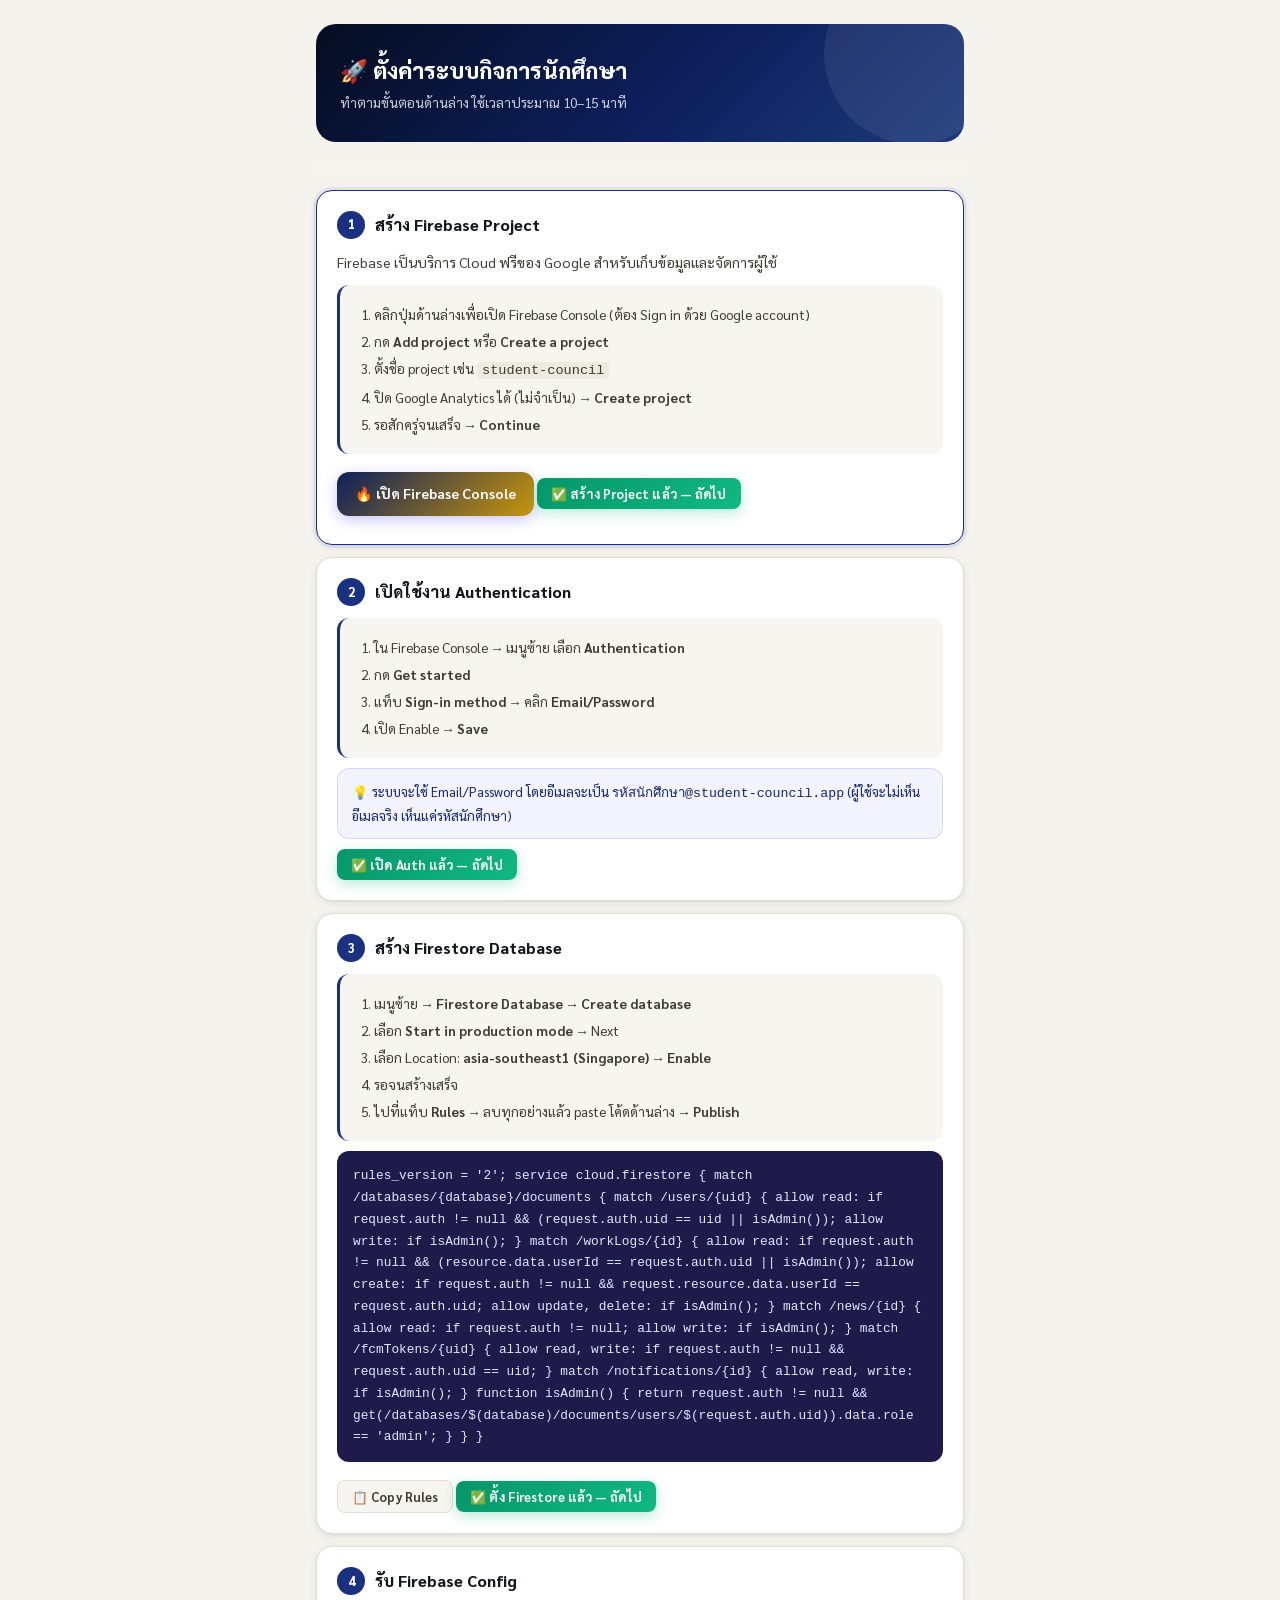
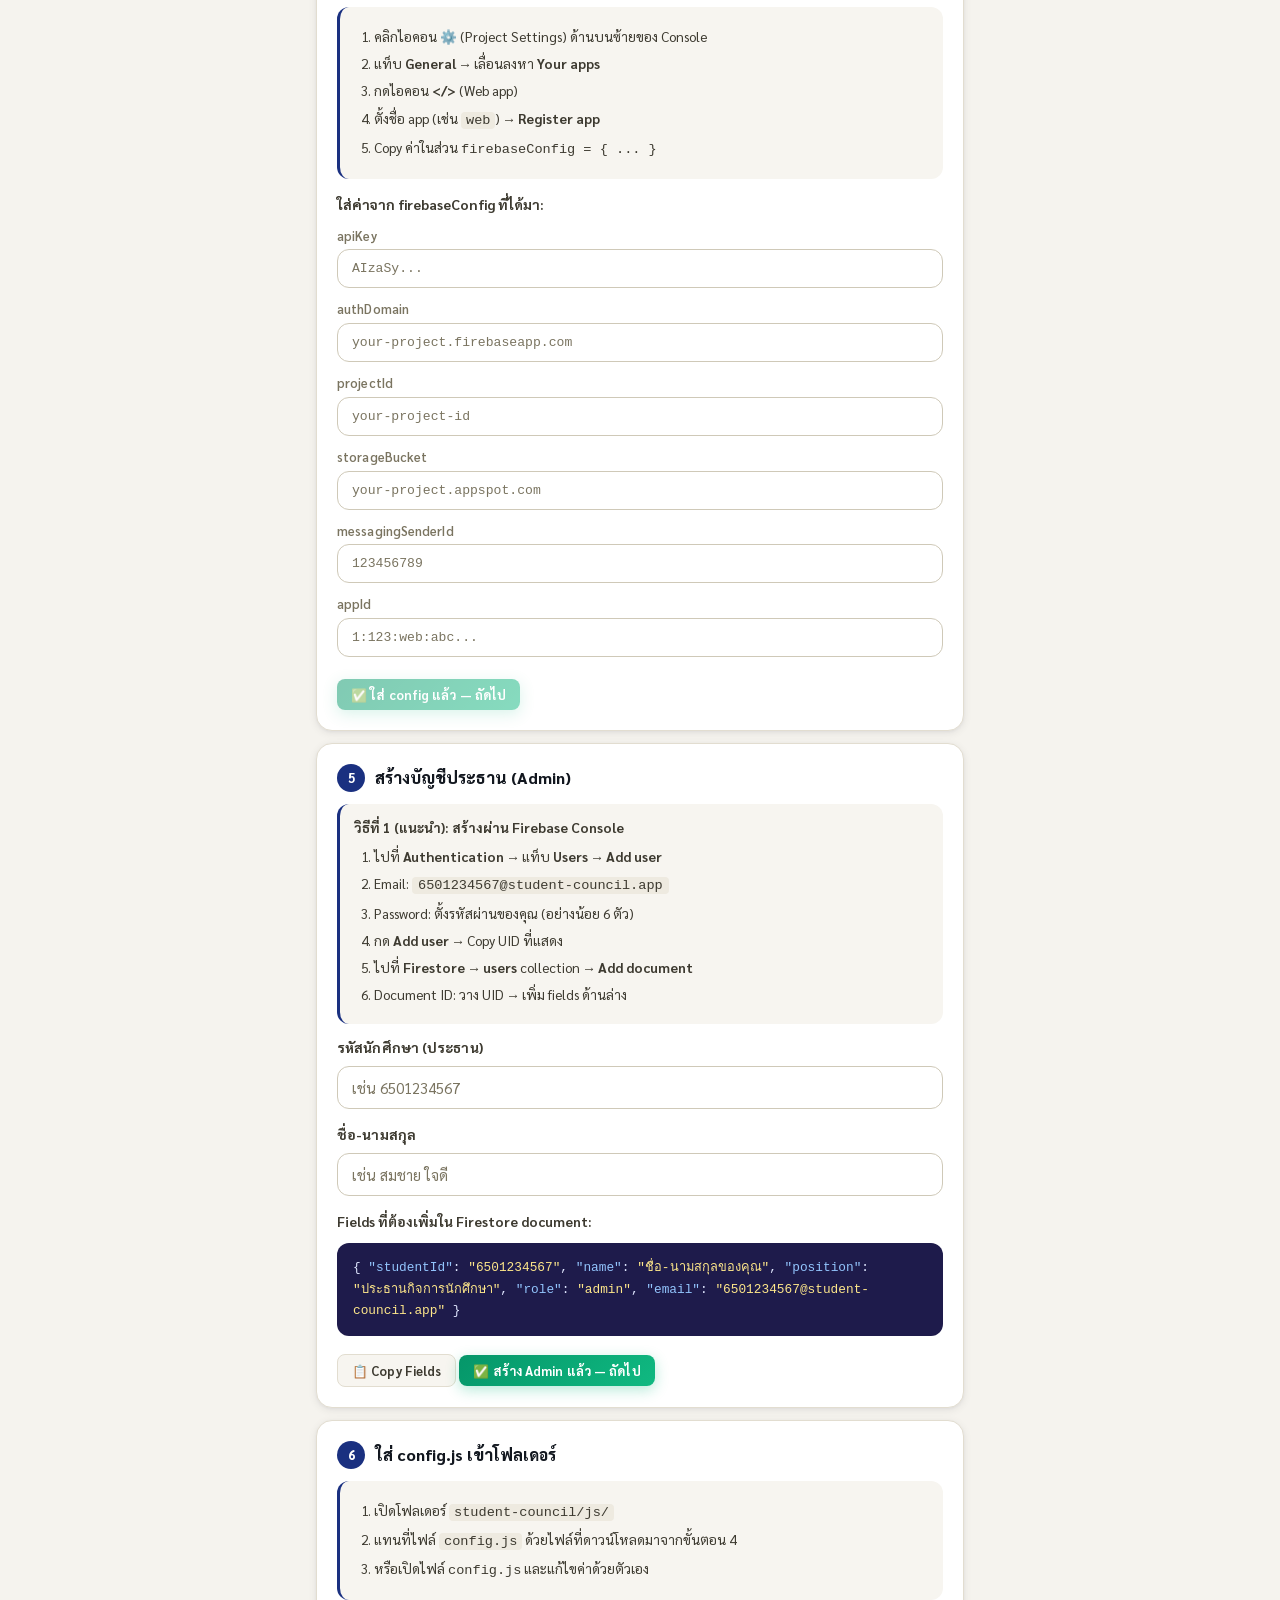
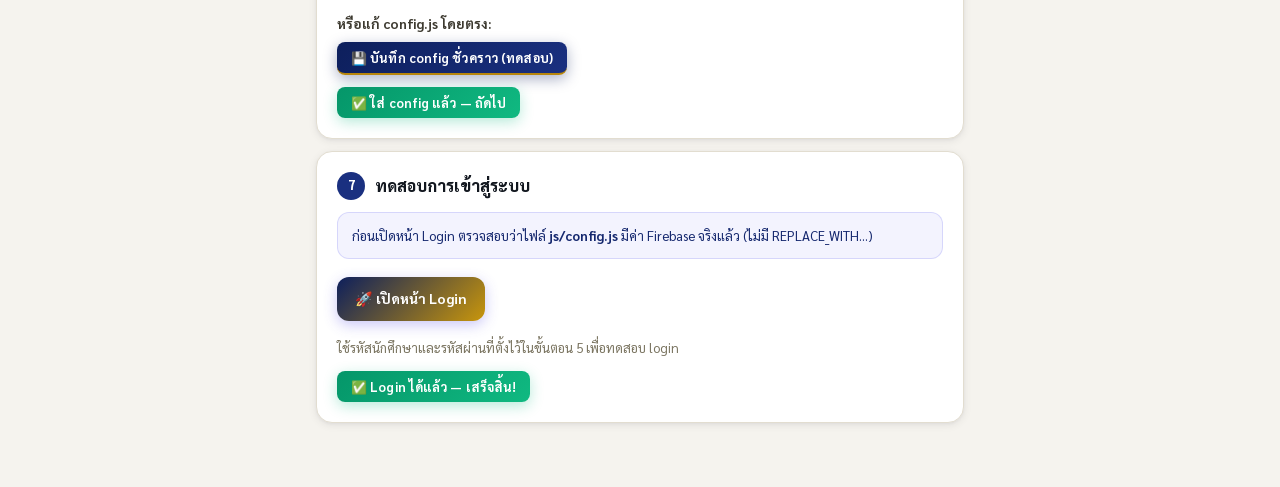
<file: student-council/setup.html>
<!DOCTYPE html>
<html lang="th">
<head>
  <meta charset="UTF-8">
  <meta name="viewport" content="width=device-width, initial-scale=1.0">
  <title>ตั้งค่าระบบ — กิจการนักศึกษา</title>
  <link rel="preconnect" href="https://fonts.googleapis.com">
  <link href="https://fonts.googleapis.com/css2?family=Sarabun:wght@400;600;700;800&display=swap" rel="stylesheet">
  <link rel="stylesheet" href="css/main.css">
  <style>
    body { background: var(--bg); max-width: 680px; margin: 0 auto; padding: 24px 16px 60px; }

    .wizard-header {
      background: var(--grad-hero);
      border-radius: var(--radius-lg);
      padding: 28px 24px;
      color: #fff;
      margin-bottom: 24px;
      position: relative;
      overflow: hidden;
    }
    .wizard-header::before {
      content:''; position:absolute; width:180px; height:180px;
      background:rgba(255,255,255,.07); border-radius:50%;
      top:-60px; right:-40px;
    }
    .wh-title { font-size:1.4rem; font-weight:800; margin-bottom:4px; }
    .wh-sub   { font-size:.85rem; opacity:.8; }

    .step-list { counter-reset: step; }

    .step {
      background: var(--surface);
      border: 1px solid var(--border);
      border-radius: var(--radius);
      padding: 20px;
      margin-bottom: 12px;
      position: relative;
      counter-increment: step;
      box-shadow: var(--shadow-sm);
    }
    .step.done  { border-color: rgba(16,185,129,.4); background: rgba(16,185,129,.04); }
    .step.active{ border-color: var(--c-indigo-500); box-shadow: 0 0 0 3px rgba(99,102,241,.1), var(--shadow-sm); }

    .step-num {
      display: inline-flex;
      align-items: center; justify-content: center;
      width: 28px; height: 28px;
      border-radius: 50%;
      background: var(--c-indigo-500);
      color: #fff;
      font-size: .8rem;
      font-weight: 800;
      margin-right: 10px;
      flex-shrink: 0;
    }
    .step.done .step-num { background: var(--c-emerald); }

    .step-title {
      font-size: 1rem;
      font-weight: 800;
      display: flex;
      align-items: center;
      margin-bottom: 12px;
      color: var(--text);
    }

    .step-body { font-size: .88rem; color: var(--text-2); line-height: 1.7; }

    .step-img {
      width: 100%;
      border-radius: var(--radius-sm);
      border: 1px solid var(--border);
      margin: 12px 0;
      background: var(--surface2);
    }

    .instruction {
      background: var(--surface2);
      border-radius: var(--radius-sm);
      padding: 12px 14px;
      margin: 10px 0;
      border-left: 3px solid var(--c-indigo-500);
      font-size: .85rem;
      line-height: 1.7;
    }
    .instruction ol, .instruction ul { padding-left: 20px; margin: 6px 0; }
    .instruction li { margin-bottom: 4px; }

    .link-btn {
      display: inline-flex;
      align-items: center;
      gap: 6px;
      padding: 10px 18px;
      background: var(--grad-primary);
      color: #fff;
      border-radius: var(--radius-sm);
      font-weight: 700;
      font-size: .88rem;
      text-decoration: none;
      box-shadow: 0 4px 14px rgba(79,70,229,.3);
      transition: all .15s;
      margin: 8px 0;
    }
    .link-btn:hover { transform: translateY(-1px); box-shadow: 0 6px 20px rgba(79,70,229,.4); }

    .code-block {
      background: #1e1b4b;
      color: #e0e7ff;
      border-radius: var(--radius-sm);
      padding: 14px 16px;
      font-family: 'Courier New', monospace;
      font-size: .8rem;
      line-height: 1.7;
      overflow-x: auto;
      margin: 10px 0;
      position: relative;
    }
    .code-val { color: #86efac; }
    .code-key { color: #93c5fd; }
    .code-str { color: #fde68a; }

    /* Config form */
    .config-form .form-group { margin-bottom: 10px; }
    .config-form .form-label { font-size: .8rem; color: var(--text-3); margin-bottom: 3px; font-weight: 600; }
    .config-form .form-input { font-family: 'Courier New', monospace; font-size: .82rem; }

    .check-icon { color: var(--c-emerald); font-size: 1rem; }

    .result-card {
      background: var(--surface2);
      border: 1px solid var(--border);
      border-radius: var(--radius);
      padding: 16px;
      margin-top: 12px;
    }

    .collapse-btn {
      background: none; border: none; cursor: pointer;
      font-size: .82rem; color: var(--c-indigo-500); font-family: inherit;
      font-weight: 700; padding: 0; margin-top: 6px;
    }

    .collapsible { display: none; }
    .collapsible.open { display: block; }

    .pill {
      display: inline-flex; align-items: center; gap: 5px;
      background: rgba(99,102,241,.1); color: var(--c-indigo-600);
      padding: 3px 10px; border-radius: 20px;
      font-size: .75rem; font-weight: 700;
    }
    .pill.success { background: rgba(16,185,129,.1); color: var(--c-emerald); }

    .progress-bar {
      height: 4px;
      background: var(--surface2);
      border-radius: 2px;
      margin-bottom: 20px;
      overflow: hidden;
    }
    .progress-fill {
      height: 100%;
      background: var(--grad-primary);
      border-radius: 2px;
      transition: width .4s ease;
    }

    .alert-info {
      background: rgba(99,102,241,.08);
      border: 1px solid rgba(99,102,241,.2);
      border-radius: var(--radius-sm);
      padding: 12px 14px;
      font-size: .83rem;
      color: var(--c-indigo-700);
      margin: 10px 0;
      line-height: 1.6;
    }
    @media (prefers-color-scheme: dark) {
      .alert-info { color: var(--c-indigo-400); }
    }
  </style>
</head>
<body>

<div class="wizard-header">
  <div class="wh-title">🚀 ตั้งค่าระบบกิจการนักศึกษา</div>
  <div class="wh-sub">ทำตามขั้นตอนด้านล่าง ใช้เวลาประมาณ 10–15 นาที</div>
</div>

<!-- Progress -->
<div class="progress-bar">
  <div class="progress-fill" id="progressFill" style="width:0%"></div>
</div>

<div class="step-list" id="stepList">

  <!-- STEP 1: Create Firebase Project -->
  <div class="step active" id="step1">
    <div class="step-title"><span class="step-num">1</span> สร้าง Firebase Project</div>
    <div class="step-body">
      <p>Firebase เป็นบริการ Cloud ฟรีของ Google สำหรับเก็บข้อมูลและจัดการผู้ใช้</p>

      <div class="instruction">
        <ol>
          <li>คลิกปุ่มด้านล่างเพื่อเปิด Firebase Console (ต้อง Sign in ด้วย Google account)</li>
          <li>กด <strong>Add project</strong> หรือ <strong>Create a project</strong></li>
          <li>ตั้งชื่อ project เช่น <code style="background:var(--surface3);padding:1px 5px;border-radius:4px;">student-council</code></li>
          <li>ปิด Google Analytics ได้ (ไม่จำเป็น) → <strong>Create project</strong></li>
          <li>รอสักครู่จนเสร็จ → <strong>Continue</strong></li>
        </ol>
      </div>

      <a href="https://console.firebase.google.com" target="_blank" class="link-btn">
        🔥 เปิด Firebase Console
      </a>

      <button class="btn btn-success btn-sm mt-12" onclick="markDone(1)">
        ✅ สร้าง Project แล้ว — ถัดไป
      </button>
    </div>
  </div>

  <!-- STEP 2: Enable Auth -->
  <div class="step" id="step2">
    <div class="step-title"><span class="step-num">2</span> เปิดใช้งาน Authentication</div>
    <div class="step-body">
      <div class="instruction">
        <ol>
          <li>ใน Firebase Console → เมนูซ้าย เลือก <strong>Authentication</strong></li>
          <li>กด <strong>Get started</strong></li>
          <li>แท็บ <strong>Sign-in method</strong> → คลิก <strong>Email/Password</strong></li>
          <li>เปิด Enable → <strong>Save</strong></li>
        </ol>
      </div>
      <div class="alert-info">
        💡 ระบบจะใช้ Email/Password โดยอีเมลจะเป็น <code>รหัสนักศึกษา@student-council.app</code> (ผู้ใช้จะไม่เห็นอีเมลจริง เห็นแค่รหัสนักศึกษา)
      </div>
      <button class="btn btn-success btn-sm" onclick="markDone(2)">✅ เปิด Auth แล้ว — ถัดไป</button>
    </div>
  </div>

  <!-- STEP 3: Enable Firestore -->
  <div class="step" id="step3">
    <div class="step-title"><span class="step-num">3</span> สร้าง Firestore Database</div>
    <div class="step-body">
      <div class="instruction">
        <ol>
          <li>เมนูซ้าย → <strong>Firestore Database</strong> → <strong>Create database</strong></li>
          <li>เลือก <strong>Start in production mode</strong> → Next</li>
          <li>เลือก Location: <strong>asia-southeast1 (Singapore)</strong> → <strong>Enable</strong></li>
          <li>รอจนสร้างเสร็จ</li>
          <li>ไปที่แท็บ <strong>Rules</strong> → ลบทุกอย่างแล้ว paste โค้ดด้านล่าง → <strong>Publish</strong></li>
        </ol>
      </div>
      <div class="code-block" id="rulesCode">
rules_version = '2';
service cloud.firestore {
  match /databases/{database}/documents {
    match /users/{uid} {
      allow read: if request.auth != null && (request.auth.uid == uid || isAdmin());
      allow write: if isAdmin();
    }
    match /workLogs/{id} {
      allow read: if request.auth != null && (resource.data.userId == request.auth.uid || isAdmin());
      allow create: if request.auth != null && request.resource.data.userId == request.auth.uid;
      allow update, delete: if isAdmin();
    }
    match /news/{id} {
      allow read: if request.auth != null;
      allow write: if isAdmin();
    }
    match /fcmTokens/{uid} {
      allow read, write: if request.auth != null && request.auth.uid == uid;
    }
    match /notifications/{id} {
      allow read, write: if isAdmin();
    }
    function isAdmin() {
      return request.auth != null &&
             get(/databases/$(database)/documents/users/$(request.auth.uid)).data.role == 'admin';
    }
  }
}</div>
      <button class="btn btn-ghost btn-sm mt-8" onclick="copyRules()">📋 Copy Rules</button>
      <button class="btn btn-success btn-sm" onclick="markDone(3)">✅ ตั้ง Firestore แล้ว — ถัดไป</button>
    </div>
  </div>

  <!-- STEP 4: Get Config -->
  <div class="step" id="step4">
    <div class="step-title"><span class="step-num">4</span> รับ Firebase Config</div>
    <div class="step-body">
      <div class="instruction">
        <ol>
          <li>คลิกไอคอน ⚙️ (Project Settings) ด้านบนซ้ายของ Console</li>
          <li>แท็บ <strong>General</strong> → เลื่อนลงหา <strong>Your apps</strong></li>
          <li>กดไอคอน <strong>&lt;/&gt;</strong> (Web app)</li>
          <li>ตั้งชื่อ app (เช่น <code style="background:var(--surface3);padding:1px 5px;border-radius:4px;">web</code>) → <strong>Register app</strong></li>
          <li>Copy ค่าในส่วน <code>firebaseConfig = { ... }</code></li>
        </ol>
      </div>
      <p style="font-weight:700;margin:14px 0 8px;font-size:.88rem;">ใส่ค่าจาก firebaseConfig ที่ได้มา:</p>
      <div class="config-form">
        <div class="form-group">
          <label class="form-label">apiKey</label>
          <input class="form-input" id="cfg_apiKey" placeholder="AIzaSy..." oninput="updatePreview()">
        </div>
        <div class="form-group">
          <label class="form-label">authDomain</label>
          <input class="form-input" id="cfg_authDomain" placeholder="your-project.firebaseapp.com" oninput="updatePreview()">
        </div>
        <div class="form-group">
          <label class="form-label">projectId</label>
          <input class="form-input" id="cfg_projectId" placeholder="your-project-id" oninput="updatePreview()">
        </div>
        <div class="form-group">
          <label class="form-label">storageBucket</label>
          <input class="form-input" id="cfg_storageBucket" placeholder="your-project.appspot.com" oninput="updatePreview()">
        </div>
        <div class="form-group">
          <label class="form-label">messagingSenderId</label>
          <input class="form-input" id="cfg_messagingSenderId" placeholder="123456789" oninput="updatePreview()">
        </div>
        <div class="form-group">
          <label class="form-label">appId</label>
          <input class="form-input" id="cfg_appId" placeholder="1:123:web:abc..." oninput="updatePreview()">
        </div>
      </div>
      <div id="configPreview" style="display:none;">
        <p style="font-weight:700;font-size:.85rem;margin:12px 0 6px;">Preview ไฟล์ config.js:</p>
        <div class="code-block" id="configCode"></div>
        <button class="btn btn-primary btn-sm mt-8" onclick="downloadConfig()">⬇️ ดาวน์โหลด config.js</button>
      </div>
      <button class="btn btn-success btn-sm mt-12" id="step4Btn" onclick="markDone(4)" disabled>✅ ใส่ config แล้ว — ถัดไป</button>
    </div>
  </div>

  <!-- STEP 5: Create Admin Account -->
  <div class="step" id="step5">
    <div class="step-title"><span class="step-num">5</span> สร้างบัญชีประธาน (Admin)</div>
    <div class="step-body">
      <div class="instruction">
        <strong>วิธีที่ 1 (แนะนำ): สร้างผ่าน Firebase Console</strong>
        <ol style="margin-top:6px;">
          <li>ไปที่ <strong>Authentication</strong> → แท็บ <strong>Users</strong> → <strong>Add user</strong></li>
          <li>Email: <code id="adminEmailPreview" style="background:var(--surface3);padding:1px 6px;border-radius:4px;">6501234567@student-council.app</code></li>
          <li>Password: ตั้งรหัสผ่านของคุณ (อย่างน้อย 6 ตัว)</li>
          <li>กด <strong>Add user</strong> → Copy UID ที่แสดง</li>
          <li>ไปที่ <strong>Firestore</strong> → <strong>users</strong> collection → <strong>Add document</strong></li>
          <li>Document ID: วาง UID → เพิ่ม fields ด้านล่าง</li>
        </ol>
      </div>

      <div class="form-group mt-12">
        <label class="form-label" style="font-size:.88rem;">รหัสนักศึกษา (ประธาน)</label>
        <input class="form-input" id="adminStudentId" placeholder="เช่น 6501234567"
               oninput="document.getElementById('adminEmailPreview').textContent=this.value+'@student-council.app'">
      </div>
      <div class="form-group">
        <label class="form-label" style="font-size:.88rem;">ชื่อ-นามสกุล</label>
        <input class="form-input" id="adminName" placeholder="เช่น สมชาย ใจดี">
      </div>

      <p style="font-weight:700;font-size:.85rem;margin:14px 0 6px;">Fields ที่ต้องเพิ่มใน Firestore document:</p>
      <div class="code-block" id="firestoreFields">
{
  <span class="code-key">"studentId"</span>: <span class="code-str" id="fsStudentId">"6501234567"</span>,
  <span class="code-key">"name"</span>: <span class="code-str" id="fsName">"ชื่อ-นามสกุลของคุณ"</span>,
  <span class="code-key">"position"</span>: <span class="code-str">"ประธานกิจการนักศึกษา"</span>,
  <span class="code-key">"role"</span>: <span class="code-str">"admin"</span>,
  <span class="code-key">"email"</span>: <span class="code-str" id="fsEmail">"6501234567@student-council.app"</span>
}</div>
      <button class="btn btn-ghost btn-sm mt-8" onclick="copyAdminFields()">📋 Copy Fields</button>
      <button class="btn btn-success btn-sm" onclick="markDone(5)">✅ สร้าง Admin แล้ว — ถัดไป</button>
    </div>
  </div>

  <!-- STEP 6: Replace config.js -->
  <div class="step" id="step6">
    <div class="step-title"><span class="step-num">6</span> ใส่ config.js เข้าโฟลเดอร์</div>
    <div class="step-body">
      <div class="instruction">
        <ol>
          <li>เปิดโฟลเดอร์ <code style="background:var(--surface3);padding:1px 5px;border-radius:4px;">student-council/js/</code></li>
          <li>แทนที่ไฟล์ <code style="background:var(--surface3);padding:1px 5px;border-radius:4px;">config.js</code> ด้วยไฟล์ที่ดาวน์โหลดมาจากขั้นตอน 4</li>
          <li>หรือเปิดไฟล์ <code>config.js</code> และแก้ไขค่าด้วยตัวเอง</li>
        </ol>
      </div>
      <div id="inlineConfigEdit">
        <p style="font-weight:700;font-size:.85rem;margin:12px 0 6px;">หรือแก้ config.js โดยตรง:</p>
        <button class="btn btn-primary btn-sm" onclick="saveConfigToLocalStorage()">💾 บันทึก config ชั่วคราว (ทดสอบ)</button>
      </div>
      <button class="btn btn-success btn-sm mt-12" onclick="markDone(6)">✅ ใส่ config แล้ว — ถัดไป</button>
    </div>
  </div>

  <!-- STEP 7: Test -->
  <div class="step" id="step7">
    <div class="step-title"><span class="step-num">7</span> ทดสอบการเข้าสู่ระบบ</div>
    <div class="step-body">
      <div class="alert-info">
        ก่อนเปิดหน้า Login ตรวจสอบว่าไฟล์ <strong>js/config.js</strong> มีค่า Firebase จริงแล้ว (ไม่มี REPLACE_WITH...)
      </div>
      <a href="index.html" target="_blank" class="link-btn mt-8">
        🚀 เปิดหน้า Login
      </a>
      <p class="text-sm text-muted mt-8">
        ใช้รหัสนักศึกษาและรหัสผ่านที่ตั้งไว้ในขั้นตอน 5 เพื่อทดสอบ login
      </p>
      <button class="btn btn-success btn-sm mt-12" onclick="markDone(7)">✅ Login ได้แล้ว — เสร็จสิ้น!</button>
    </div>
  </div>

</div>

<!-- Done Banner -->
<div id="doneBanner" style="display:none;" class="card" style="border:2px solid var(--c-emerald);background:rgba(16,185,129,.06);">
  <div style="text-align:center;padding:20px;">
    <div style="font-size:3rem;margin-bottom:8px;">🎉</div>
    <div style="font-size:1.3rem;font-weight:800;color:var(--c-emerald);">ตั้งค่าเสร็จสมบูรณ์!</div>
    <p class="text-muted mt-8 text-sm">ระบบกิจการนักศึกษาพร้อมใช้งานแล้ว</p>
    <div style="display:flex;gap:10px;justify-content:center;margin-top:16px;">
      <a href="index.html" class="btn btn-primary">🚀 เริ่มใช้งาน</a>
      <a href="admin.html" class="btn btn-outline">⭐ แผงประธาน</a>
    </div>
  </div>
</div>

<script>
  let completedSteps = new Set();

  // Restore progress from localStorage
  const saved = localStorage.getItem('setupProgress');
  if (saved) {
    JSON.parse(saved).forEach(s => completedSteps.add(s));
    completedSteps.forEach(s => applyDone(s));
  }
  updateProgress();

  // Save form values
  const savedCfg = localStorage.getItem('setupConfig');
  if (savedCfg) {
    const c = JSON.parse(savedCfg);
    Object.keys(c).forEach(k => {
      const el = document.getElementById('cfg_' + k);
      if (el) { el.value = c[k]; }
    });
    updatePreview();
  }

  function markDone(n) {
    completedSteps.add(n);
    applyDone(n);
    localStorage.setItem('setupProgress', JSON.stringify([...completedSteps]));

    // Activate next step
    const next = document.getElementById('step' + (n + 1));
    if (next) {
      next.classList.add('active');
      next.scrollIntoView({ behavior: 'smooth', block: 'start' });
    }

    if (n === 7) {
      document.getElementById('doneBanner').style.display = 'block';
      document.getElementById('doneBanner').scrollIntoView({ behavior: 'smooth' });
    }
    updateProgress();
  }

  function applyDone(n) {
    const el = document.getElementById('step' + n);
    if (el) { el.classList.add('done'); el.classList.remove('active'); }
  }

  function updateProgress() {
    const pct = Math.round((completedSteps.size / 7) * 100);
    document.getElementById('progressFill').style.width = pct + '%';
  }

  function updatePreview() {
    const keys = ['apiKey','authDomain','projectId','storageBucket','messagingSenderId','appId'];
    const vals = {};
    let allFilled = true;
    keys.forEach(k => {
      const v = document.getElementById('cfg_' + k)?.value?.trim() || '';
      vals[k] = v;
      if (!v) allFilled = false;
    });

    localStorage.setItem('setupConfig', JSON.stringify(vals));

    if (!allFilled) {
      document.getElementById('configPreview').style.display = 'none';
      document.getElementById('step4Btn').disabled = true;
      return;
    }

    const code = `const FIREBASE_CONFIG = {
  apiKey: "${vals.apiKey}",
  authDomain: "${vals.authDomain}",
  projectId: "${vals.projectId}",
  storageBucket: "${vals.storageBucket}",
  messagingSenderId: "${vals.messagingSenderId}",
  appId: "${vals.appId}"
};

const VAPID_KEY = "REPLACE_WITH_YOUR_VAPID_KEY";
const AUTH_DOMAIN_SUFFIX = "@student-council.app";
const PRESIDENT_IDS = ["${document.getElementById('adminStudentId')?.value || '6501234567'}"];`;

    document.getElementById('configCode').textContent = code;
    document.getElementById('configPreview').style.display = 'block';
    document.getElementById('step4Btn').disabled = false;
  }

  function downloadConfig() {
    const code = document.getElementById('configCode').textContent;
    const blob = new Blob([code], { type: 'text/javascript' });
    Object.assign(document.createElement('a'), {
      href: URL.createObjectURL(blob),
      download: 'config.js'
    }).click();
  }

  function saveConfigToLocalStorage() {
    const code = document.getElementById('configCode')?.textContent;
    if (!code) { alert('กรุณาใส่ config ก่อน'); return; }
    localStorage.setItem('firebaseConfigCode', code);
    alert('บันทึกแล้ว! สำหรับการใช้งานจริงต้องแทนที่ไฟล์ js/config.js ด้วย');
  }

  function copyRules() {
    navigator.clipboard.writeText(document.getElementById('rulesCode').innerText)
      .then(() => showToast('คัดลอก Rules แล้ว ✅'))
      .catch(() => showToast('กรุณา copy ด้วยตนเอง'));
  }

  function copyAdminFields() {
    const id   = document.getElementById('adminStudentId')?.value || '6501234567';
    const name = document.getElementById('adminName')?.value || 'ชื่อของคุณ';
    const json = `studentId: "${id}"\nname: "${name}"\nposition: "ประธานกิจการนักศึกษา"\nrole: "admin"\nemail: "${id}@student-council.app"`;
    navigator.clipboard.writeText(json)
      .then(() => showToast('คัดลอก Fields แล้ว ✅'))
      .catch(() => showToast('กรุณา copy ด้วยตนเอง'));
  }

  // Update Firestore preview dynamically
  document.getElementById('adminStudentId')?.addEventListener('input', e => {
    const v = e.target.value;
    document.getElementById('fsStudentId').textContent = `"${v}"`;
    document.getElementById('fsEmail').textContent = `"${v}@student-council.app"`;
    updatePreview();
  });
  document.getElementById('adminName')?.addEventListener('input', e => {
    document.getElementById('fsName').textContent = `"${e.target.value}"`;
  });

  function showToast(msg) {
    const t = Object.assign(document.createElement('div'), {
      textContent: msg,
      style: 'position:fixed;bottom:24px;left:50%;transform:translateX(-50%);background:#1e1b4b;color:#fff;padding:10px 20px;border-radius:24px;font-size:.85rem;font-weight:600;z-index:9999;box-shadow:0 4px 20px rgba(0,0,0,.2);'
    });
    document.body.appendChild(t);
    setTimeout(() => t.remove(), 2500);
  }
</script>
</body>
</html>
</file>
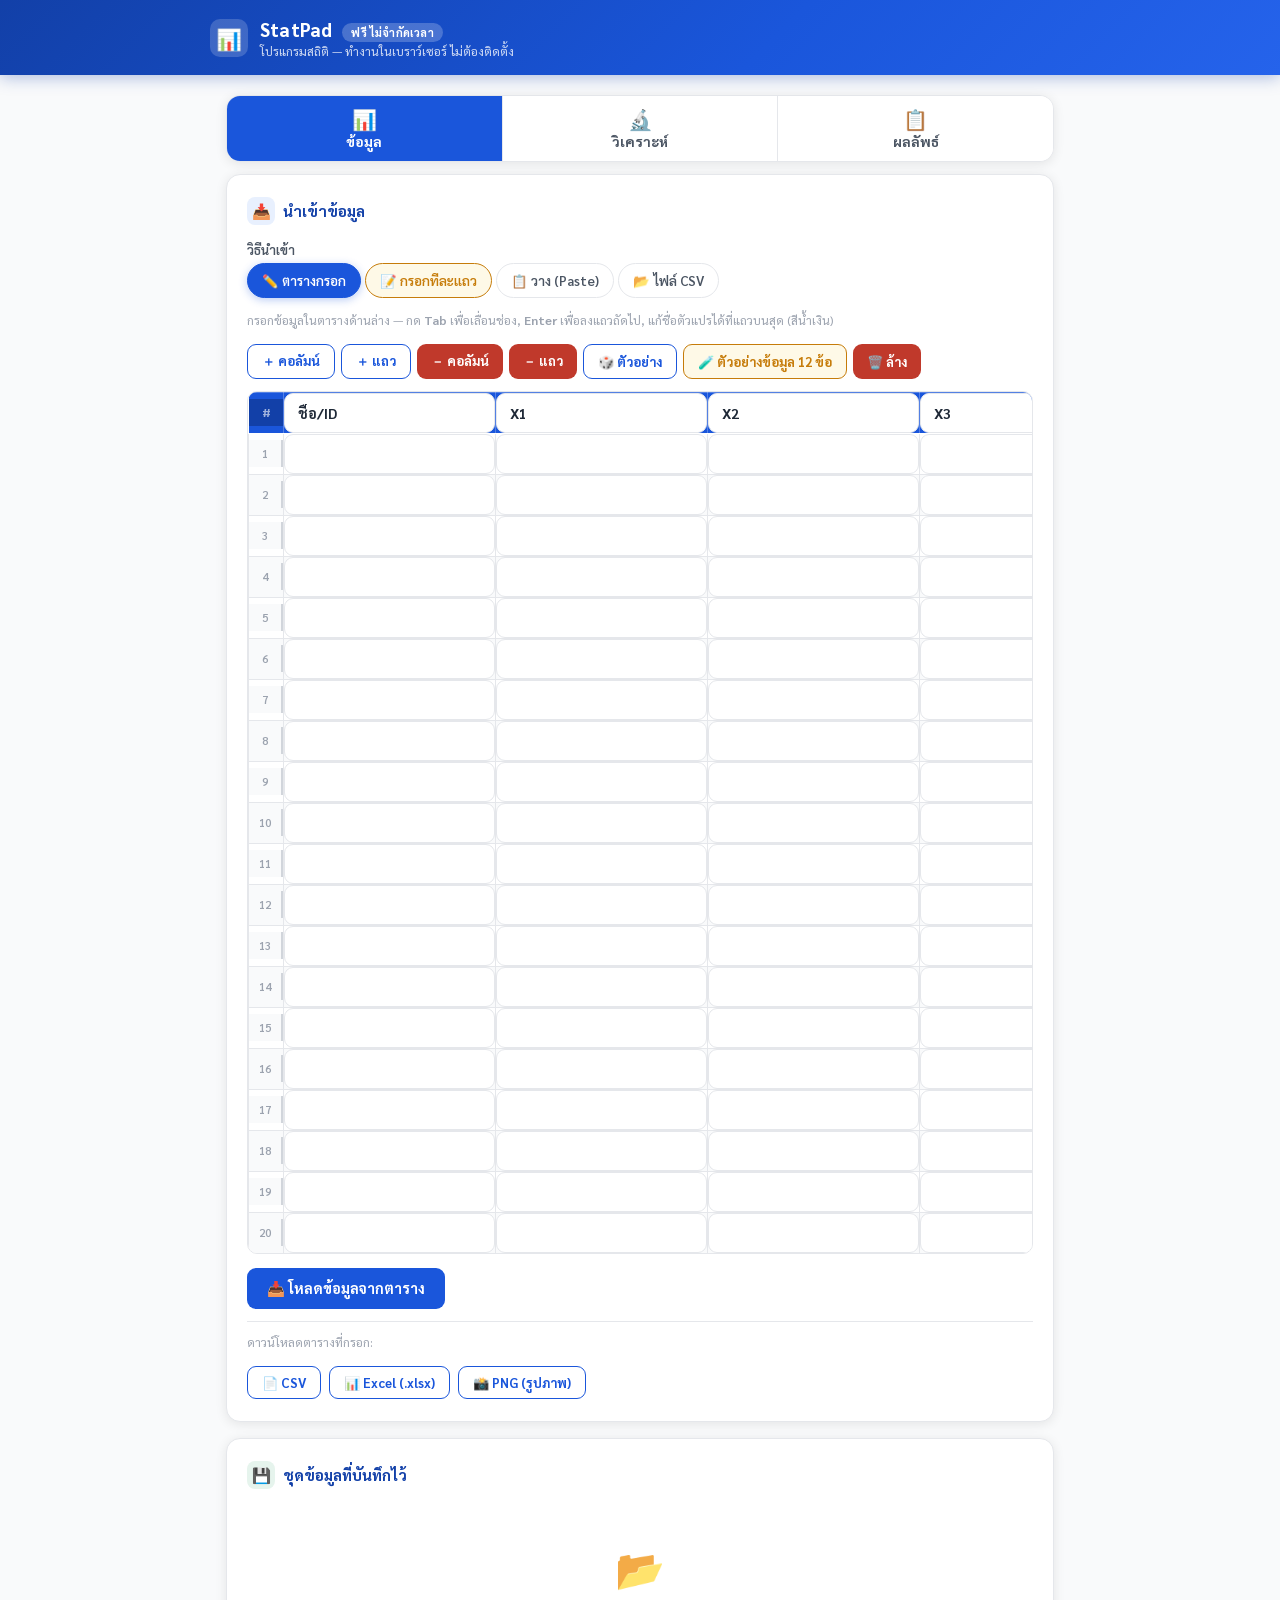
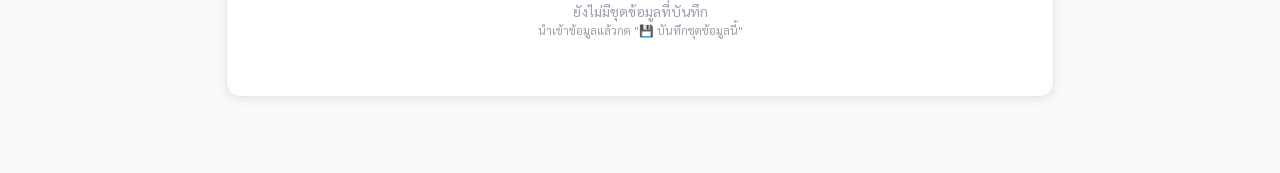
<file: student-council/stats.html>
<!DOCTYPE html>
<html lang="th">
<head>
<meta charset="UTF-8">
<meta name="viewport" content="width=device-width, initial-scale=1.0, viewport-fit=cover">
<meta name="apple-mobile-web-app-capable" content="yes">
<meta name="apple-mobile-web-app-status-bar-style" content="default">
<meta name="apple-mobile-web-app-title" content="StatPad">
<title>StatPad — โปรแกรมสถิติ</title>
<link href="https://fonts.googleapis.com/css2?family=Sarabun:wght@400;500;600;700;800&display=swap" rel="stylesheet">
<style>
*,*::before,*::after{box-sizing:border-box;margin:0;padding:0}
:root{
  --blue:#1a56db;--blue-dark:#1240a8;--blue-light:#e8f0fe;
  --green:#0a7a3e;--green-light:#e6f4ed;
  --red:#c0392b;--red-light:#fdf0ef;
  --orange:#c67c0a;--orange-light:#fef9e7;
  --gray-50:#f9fafb;--gray-100:#f3f4f6;--gray-200:#e5e7eb;
  --gray-300:#d1d5db;--gray-400:#9ca3af;--gray-600:#4b5563;--gray-800:#1f2937;
  --radius:14px;--radius-sm:9px;--shadow:0 2px 12px rgba(0,0,0,.09);
  --font:'Sarabun',sans-serif;
}
html{font-size:16px;-webkit-text-size-adjust:100%}
body{font-family:var(--font);background:var(--gray-50);color:var(--gray-800);min-height:100vh;padding-bottom:40px}
h1,h2,h3,h4{font-weight:700;line-height:1.3}

/* ─── Header ─── */
.header{background:linear-gradient(135deg,#1240a8 0%,#1a56db 60%,#2563eb 100%);
  color:#fff;padding:18px 20px 16px;position:sticky;top:0;z-index:100;
  box-shadow:0 2px 16px rgba(18,64,168,.35)}
.header-inner{max-width:860px;margin:0 auto;display:flex;align-items:center;gap:12px}
.header-icon{width:38px;height:38px;background:rgba(255,255,255,.18);border-radius:10px;
  display:flex;align-items:center;justify-content:center;font-size:1.3rem;flex-shrink:0}
.header h1{font-size:1.15rem;font-weight:800;letter-spacing:.01em}
.header p{font-size:.78rem;opacity:.8;margin-top:1px}
.badge{background:rgba(255,255,255,.22);border-radius:20px;padding:2px 9px;
  font-size:.7rem;font-weight:700;margin-left:6px}

/* ─── Layout ─── */
.container{max-width:860px;margin:0 auto;padding:20px 16px}
.card{background:#fff;border-radius:var(--radius);box-shadow:var(--shadow);
  padding:22px 20px;margin-bottom:16px;border:1px solid var(--gray-200)}
.card-title{font-size:.95rem;font-weight:700;color:var(--blue-dark);
  display:flex;align-items:center;gap:8px;margin-bottom:16px}
.card-title .icon{width:28px;height:28px;border-radius:8px;
  display:flex;align-items:center;justify-content:center;font-size:.95rem}
.icon-blue{background:var(--blue-light)}
.icon-green{background:var(--green-light)}
.icon-orange{background:var(--orange-light)}

/* ─── Tabs ─── */
.tabs{display:flex;gap:4px;flex-wrap:wrap;margin-bottom:20px}
.tab{padding:8px 14px;border:1.5px solid var(--gray-200);border-radius:22px;
  font-family:var(--font);font-size:.83rem;font-weight:600;cursor:pointer;
  background:#fff;color:var(--gray-600);transition:all .15s;white-space:nowrap}
.tab:active{transform:scale(.97)}
.tab.active{background:var(--blue);border-color:var(--blue);color:#fff;
  box-shadow:0 2px 8px rgba(26,86,219,.3)}

/* ─── Form controls ─── */
label{display:block;font-size:.83rem;font-weight:600;color:var(--gray-600);margin-bottom:5px}
input[type=text],input[type=number],select,textarea{
  width:100%;padding:10px 13px;border:1.5px solid var(--gray-200);border-radius:var(--radius-sm);
  font-family:var(--font);font-size:.9rem;color:var(--gray-800);background:#fff;
  transition:border-color .15s,box-shadow .15s;outline:none}
input:focus,select:focus,textarea:focus{
  border-color:var(--blue);box-shadow:0 0 0 3px rgba(26,86,219,.12)}
textarea{resize:vertical;min-height:120px;font-size:.82rem;line-height:1.5}
select{-webkit-appearance:none;appearance:none;
  background-image:url("data:image/svg+xml,%3Csvg xmlns='http://www.w3.org/2000/svg' width='12' height='8' viewBox='0 0 12 8'%3E%3Cpath d='M1 1l5 5 5-5' stroke='%239ca3af' stroke-width='1.5' fill='none' stroke-linecap='round'/%3E%3C/svg%3E");
  background-repeat:no-repeat;background-position:right 12px center;padding-right:36px}
.row{display:grid;gap:14px}
.row-2{grid-template-columns:1fr 1fr}
.row-3{grid-template-columns:1fr 1fr 1fr}
@media(max-width:560px){.row-2,.row-3{grid-template-columns:1fr}}

/* ─── Buttons ─── */
.btn{display:inline-flex;align-items:center;justify-content:center;gap:7px;
  padding:11px 20px;border:none;border-radius:var(--radius-sm);
  font-family:var(--font);font-size:.9rem;font-weight:700;cursor:pointer;
  transition:all .15s;text-decoration:none;white-space:nowrap}
.btn:active{transform:scale(.97)}
.btn-primary{background:var(--blue);color:#fff}
.btn-primary:hover{background:var(--blue-dark)}
.btn-primary:active{background:#0e3399}
.btn-success{background:var(--green);color:#fff}
.btn-outline{background:#fff;color:var(--blue);border:1.5px solid var(--blue)}
.btn-sm{padding:7px 14px;font-size:.82rem}
.btn-danger{background:var(--red);color:#fff}
.btn-group{display:flex;gap:10px;flex-wrap:wrap;margin-top:16px}

/* ─── Data table ─── */
.data-hint{font-size:.78rem;color:var(--gray-400);margin-bottom:8px}
.col-list{display:flex;gap:8px;flex-wrap:wrap;margin-top:10px}
.col-chip{background:var(--blue-light);color:var(--blue-dark);
  border-radius:20px;padding:4px 11px;font-size:.78rem;font-weight:600;
  display:inline-flex;align-items:center;gap:5px}
.col-chip .rm{cursor:pointer;opacity:.6;font-size:.9rem}
.col-chip .rm:hover{opacity:1}

/* ─── Results ─── */
.result-box{background:var(--gray-50);border:1.5px solid var(--gray-200);
  border-radius:var(--radius-sm);padding:16px;margin-top:16px}
.result-title{font-size:.85rem;font-weight:700;color:var(--gray-600);
  margin-bottom:12px;display:flex;align-items:center;gap:6px}
.stat-grid{display:grid;grid-template-columns:repeat(auto-fill,minmax(130px,1fr));gap:10px}
.stat-item{background:#fff;border:1px solid var(--gray-200);border-radius:10px;
  padding:12px 14px;text-align:center}
.stat-label{font-size:.72rem;color:var(--gray-400);font-weight:600;margin-bottom:4px;
  text-transform:uppercase;letter-spacing:.03em}
.stat-value{font-size:1.2rem;font-weight:800;color:var(--blue-dark)}
.stat-value.green{color:var(--green)}
.stat-value.red{color:var(--red)}

/* ─── Scrollable table ─── */
.tbl-wrap{overflow-x:auto;-webkit-overflow-scrolling:touch;margin-top:12px}
table{border-collapse:collapse;width:100%;font-size:.83rem}
th{background:var(--blue);color:#fff;padding:9px 13px;text-align:left;
  font-weight:700;white-space:nowrap}
td{padding:8px 13px;border-bottom:1px solid var(--gray-100);white-space:nowrap}
tr:last-child td{border-bottom:none}
tr:nth-child(even) td{background:var(--gray-50)}
.sig{color:var(--green);font-weight:700}
.not-sig{color:var(--red)}

/* ─── Interpretation box ─── */
.interp{background:var(--green-light);border:1.5px solid #aed9be;border-radius:10px;
  padding:13px 16px;margin-top:12px;font-size:.85rem;line-height:1.6}
.interp.warn{background:var(--orange-light);border-color:#f0d38a}
.interp.info{background:var(--blue-light);border-color:#b3c9f7}

/* ─── Section panels ─── */
.panel{display:none}
.panel.active{display:block}

/* ─── Toast ─── */
.toast{position:fixed;bottom:28px;left:50%;transform:translateX(-50%) translateY(80px);
  background:var(--gray-800);color:#fff;padding:11px 22px;border-radius:30px;
  font-size:.85rem;font-weight:600;z-index:999;opacity:0;transition:all .25s;pointer-events:none}
.toast.show{transform:translateX(-50%) translateY(0);opacity:1}

/* ─── Alpha note ─── */
.alpha-note{font-size:.75rem;color:var(--gray-400);margin-top:8px}

/* ─── Print / Export ─── */
.export-bar{display:flex;gap:10px;flex-wrap:wrap;margin-top:14px;
  border-top:1px solid var(--gray-200);padding-top:14px}

/* ─── Loading ─── */
.spinner{display:inline-block;width:16px;height:16px;
  border:2.5px solid rgba(255,255,255,.4);border-top-color:#fff;
  border-radius:50%;animation:spin .65s linear infinite}
@keyframes spin{to{transform:rotate(360deg)}}

.empty-state{text-align:center;padding:36px 20px;color:var(--gray-400)}
.empty-state .big{font-size:2.5rem;margin-bottom:8px}
.empty-state p{font-size:.88rem}

/* ─── Calculator ─── */
.calc-btn{
  padding:15px 8px;border:none;border-radius:10px;
  font-family:var(--font);font-size:1rem;font-weight:600;
  cursor:pointer;background:var(--gray-100);color:var(--gray-800);
  transition:all .12s;text-align:center;touch-action:manipulation;
}
.calc-btn:active{transform:scale(.92)}
.calc-fn{background:var(--blue-light);color:var(--blue-dark)}
.calc-op{background:var(--orange-light);color:var(--orange)}
.calc-eq{background:var(--blue);color:#fff;font-size:1.2rem}
.calc-eq:active{background:var(--blue-dark)}
.calc-clear{background:var(--red-light);color:var(--red)}

/* ─── Section nav (SPSS-style 3 sections) ─── */
.section-nav{display:flex;gap:0;margin-bottom:12px;border-radius:var(--radius);
  overflow:hidden;border:1.5px solid var(--gray-200);background:#fff;box-shadow:var(--shadow)}
.snav-btn{flex:1;padding:13px 8px 11px;border:none;font-family:var(--font);font-size:.88rem;
  font-weight:700;cursor:pointer;background:#fff;color:var(--gray-600);transition:all .15s;
  display:flex;flex-direction:column;align-items:center;gap:3px;touch-action:manipulation;
  border-right:1.5px solid var(--gray-200);position:relative}
.snav-btn:last-child{border-right:none}
.snav-icon{font-size:1.25rem;line-height:1}
.snav-btn.active{background:var(--blue);color:#fff}
.snav-btn:active{opacity:.82}
.snav-badge{position:absolute;top:6px;right:8px;background:var(--red);color:#fff;
  border-radius:20px;padding:1px 6px;font-size:.65rem;font-weight:800;min-width:16px;text-align:center}
.section-shell{background:var(--gray-50);border:1.5px solid var(--gray-200);
  border-radius:var(--radius);box-shadow:var(--shadow);margin-bottom:12px}
.analyze-subtabs{display:flex;gap:4px;flex-wrap:wrap;padding:12px 12px 12px}
.analyze-subtabs .tab{font-size:.8rem;padding:7px 12px}
/* Sticky filter strip — stays visible while scrolling inside an analysis panel */
.analyze-filter-strip{
  position:sticky;top:var(--filter-top,68px);z-index:90;
  background:linear-gradient(135deg,#eef4ff 0%,#fff 100%);
  border:2px solid var(--blue);border-radius:var(--radius-sm);
  padding:10px 14px;margin-bottom:12px;
  box-shadow:0 3px 12px rgba(18,64,168,.15);
}

/* ─── Row-by-row form entry ─── */
.form-field-wrap{display:flex;flex-direction:column;gap:4px;flex:1;min-width:100px}
.form-col-chip{display:inline-flex;align-items:center;gap:5px;padding:4px 11px;
  border-radius:20px;font-size:.8rem;font-weight:600;margin:3px}
.fcc-cat{background:var(--orange-light);color:var(--orange)}
.fcc-num{background:var(--blue-light);color:var(--blue-dark)}
.fcc-rm{cursor:pointer;opacity:.55;font-size:.85rem}
.fcc-rm:hover{opacity:1}
.form-field-input-wrap{display:flex;flex-wrap:wrap;gap:10px;align-items:flex-end;
  padding:14px;background:var(--blue-light);border-radius:var(--radius-sm);margin-bottom:12px}

/* ─── Output viewer ─── */
.output-item{border:1.5px solid var(--gray-200);border-radius:var(--radius-sm);
  margin-bottom:14px;overflow:hidden}
.output-item-hdr{background:var(--blue-light);padding:9px 14px;display:flex;
  align-items:center;gap:8px;border-bottom:1.5px solid #c8d9f8}
.output-item-title{font-weight:700;color:var(--blue-dark);flex:1;font-size:.9rem}
.output-item-time{font-size:.73rem;color:var(--gray-400)}
.output-item-body{padding:14px}

/* ─── Filter chips ─── */
.filter-row{display:flex;flex-wrap:wrap;align-items:center;gap:6px;margin-bottom:10px}
.filter-label{font-size:.75rem;font-weight:700;color:var(--gray-400);white-space:nowrap;min-width:60px}
.fchip{padding:5px 13px;border:1.5px solid var(--gray-300);border-radius:20px;
  font-family:var(--font);font-size:.8rem;font-weight:600;cursor:pointer;
  background:#fff;color:var(--gray-600);transition:all .12s;touch-action:manipulation}
.fchip.on{background:var(--blue);border-color:var(--blue);color:#fff}
.fchip:active{transform:scale(.94)}

/* ─── Spreadsheet Grid ─── */
.grid-tbl{border-collapse:collapse;font-size:.82rem;width:max-content}
.grid-tbl th,.grid-tbl td{padding:0;margin:0}
.grid-tbl th{background:var(--blue);border:1px solid rgba(255,255,255,.25)}
.grid-tbl td{border:1px solid var(--gray-200)}
.gcell{
  display:block;width:90px;padding:6px 8px;border:none;
  font-family:var(--font);font-size:.82rem;background:transparent;
  outline:none;color:var(--gray-800);
}
.gcell:focus{background:var(--blue-light);box-shadow:inset 0 0 0 2px var(--blue)}
.ghdr{color:#fff;font-weight:700}
.ghdr::placeholder{color:rgba(255,255,255,.5);font-weight:400}
.grow-num{
  background:var(--gray-50);color:var(--gray-400);font-size:.72rem;
  font-weight:600;text-align:center;padding:6px 5px;min-width:34px;
  border-right:2px solid var(--gray-300);user-select:none;
}
.ghdr-num{background:var(--blue-dark);color:rgba(255,255,255,.6);font-size:.72rem;text-align:center;padding:6px 5px;min-width:34px}
</style>
</head>
<body>

<!-- Header -->
<div class="header">
  <div class="header-inner">
    <div class="header-icon">📊</div>
    <div>
      <h1>StatPad <span class="badge">ฟรี ไม่จำกัดเวลา</span></h1>
      <p>โปรแกรมสถิติ — ทำงานในเบราว์เซอร์ ไม่ต้องติดตั้ง</p>
    </div>
  </div>
</div>

<div class="container">

  <!-- Section Nav (SPSS-style) -->
  <div class="section-nav">
    <button class="snav-btn active" id="snav-data" onclick="showSection('data')">
      <span class="snav-icon">📊</span>
      <span>ข้อมูล</span>
    </button>
    <button class="snav-btn" id="snav-analyze" onclick="showSection('analyze')">
      <span class="snav-icon">🔬</span>
      <span>วิเคราะห์</span>
    </button>
    <button class="snav-btn" id="snav-output" onclick="showSection('output')">
      <span class="snav-icon">📋</span>
      <span>ผลลัพธ์</span>
      <span class="snav-badge" id="output-badge" style="display:none">0</span>
    </button>
  </div>

  <!-- Analysis Sub-tabs (shown only in วิเคราะห์ section) -->
  <div id="analyze-tabs-wrap" class="section-shell" style="display:none">
    <div class="analyze-subtabs" id="analyze-tabs">
      <button class="tab" onclick="showPanel('desc')">📈 สถิติพรรณนา</button>
      <button class="tab" onclick="showPanel('freq')">📊 ความถี่</button>
      <button class="tab" onclick="showPanel('ttest')">⚖️ T-Test</button>
      <button class="tab" onclick="showPanel('anova')">🔬 ANOVA</button>
      <button class="tab" onclick="showPanel('corr')">🔗 สหสัมพันธ์</button>
      <button class="tab" onclick="showPanel('chi')">✅ Chi-Square</button>
      <button class="tab" onclick="showPanel('alpha')">🔐 Cronbach's α</button>
      <button class="tab" onclick="showPanel('reg')">📉 Regression</button>
      <button class="tab" onclick="showPanel('nonpar')">🔀 Nonparametric</button>
      <button class="tab" onclick="showPanel('zscore')">📐 Z/T/IQ</button>
      <button class="tab" onclick="showPanel('samplesize')">🎯 กลุ่มตัวอย่าง</button>
      <button class="tab" onclick="showPanel('calc')">🔢 คิดเลข</button>
    </div>
  </div>

  <!-- Sticky filter bar — shown in วิเคราะห์ section when categorical columns exist -->
  <div id="analyze-filter-bar" class="analyze-filter-strip" style="display:none">
    <div style="display:flex;align-items:center;gap:8px;margin-bottom:8px">
      <span style="font-size:.8rem;font-weight:700;color:var(--blue-dark)">🔍 กรองข้อมูล</span>
      <span id="analyze-filter-badge" class="badge" style="background:var(--blue-light);color:var(--blue-dark);font-size:.72rem"></span>
      <button class="btn btn-outline btn-sm" style="margin-left:auto;padding:4px 10px;font-size:.75rem" onclick="clearFilters()">ล้างตัวกรอง</button>
    </div>
    <div id="analyze-filter-controls"></div>
  </div>

  <!-- ══════════════════════════════════════════════════
       PANEL 1 — Data Import
  ══════════════════════════════════════════════════ -->
  <div id="panel-data" class="panel active">
    <div class="card">
      <div class="card-title">
        <div class="icon icon-blue">📥</div>
        นำเข้าข้อมูล
      </div>

      <label>วิธีนำเข้า</label>
      <div class="tabs" style="margin-bottom:14px">
        <button class="tab active" id="import-tab-grid" onclick="switchImport('grid')">✏️ ตารางกรอก</button>
        <button class="tab" id="import-tab-form" onclick="switchImport('form')" style="background:var(--orange-light);color:var(--orange);border-color:var(--orange)">📝 กรอกทีละแถว</button>
        <button class="tab" id="import-tab-paste" onclick="switchImport('paste')">📋 วาง (Paste)</button>
        <button class="tab" id="import-tab-csv" onclick="switchImport('csv')">📂 ไฟล์ CSV</button>
      </div>

      <!-- Grid entry — default -->
      <div id="import-grid">
        <p class="data-hint" style="margin-bottom:10px">กรอกข้อมูลในตารางด้านล่าง — กด <b>Tab</b> เพื่อเลื่อนช่อง, <b>Enter</b> เพื่อลงแถวถัดไป, แก้ชื่อตัวแปรได้ที่แถวบนสุด (สีน้ำเงิน)</p>
        <div class="btn-group" style="margin-bottom:10px;gap:6px;flex-wrap:wrap">
          <button class="btn btn-outline btn-sm" onclick="addGridCol()">＋ คอลัมน์</button>
          <button class="btn btn-outline btn-sm" onclick="addGridRow()">＋ แถว</button>
          <button class="btn btn-danger btn-sm" onclick="removeGridCol()">－ คอลัมน์</button>
          <button class="btn btn-danger btn-sm" onclick="removeGridRow()">－ แถว</button>
          <button class="btn btn-outline btn-sm" onclick="loadSampleToGrid()">🎲 ตัวอย่าง</button>
          <button class="btn btn-outline btn-sm" onclick="loadItemTemplate()" style="background:var(--orange-light);color:var(--orange);border-color:var(--orange)">🧪 ตัวอย่างข้อมูล 12 ข้อ</button>
          <button class="btn btn-danger btn-sm" onclick="clearGrid()">🗑️ ล้าง</button>
        </div>
        <div class="tbl-wrap" id="grid-wrap" style="border:1.5px solid var(--gray-200);border-radius:10px;overflow-x:auto;-webkit-overflow-scrolling:touch;margin-bottom:14px">
          <!-- rendered by JS -->
        </div>
        <button class="btn btn-primary" onclick="loadFromGrid()">📥 โหลดข้อมูลจากตาราง</button>
        <div style="margin-top:12px;padding-top:12px;border-top:1px solid var(--gray-200)">
          <p class="data-hint" style="margin-bottom:8px">ดาวน์โหลดตารางที่กรอก:</p>
          <div class="btn-group" style="gap:8px">
            <button class="btn btn-outline btn-sm" onclick="exportGridCSV()">📄 CSV</button>
            <button class="btn btn-outline btn-sm" onclick="exportGridXLSX()">📊 Excel (.xlsx)</button>
            <button class="btn btn-outline btn-sm" onclick="exportGridPNG()">📸 PNG (รูปภาพ)</button>
          </div>
        </div>
      </div>

      <!-- Form entry mode -->
      <div id="import-form" style="display:none">

        <!-- Step 1: Define columns -->
        <div id="form-setup-area">
          <p class="data-hint" style="margin-bottom:10px">กำหนดคอลัมน์ก่อน: แยกเป็น <b>หมวดหมู่</b> (มีค่าให้เลือก dropdown) หรือ <b>ตัวเลข</b> (กรอกเอง)</p>

          <div style="display:flex;gap:8px;flex-wrap:wrap;margin-bottom:8px;align-items:flex-end">
            <div class="form-field-wrap" style="min-width:110px">
              <label>ชื่อคอลัมน์</label>
              <input type="text" id="fc-name" placeholder="เช่น กลุ่มอายุ" onkeydown="if(event.key==='Enter')addFormCol()">
            </div>
            <div class="form-field-wrap" style="min-width:120px;flex:0">
              <label>ประเภท</label>
              <select id="fc-type" onchange="toggleFCVals()">
                <option value="cat">🏷️ หมวดหมู่</option>
                <option value="num">🔢 ตัวเลข</option>
              </select>
            </div>
            <div class="form-field-wrap" id="fc-vals-wrap" style="min-width:170px">
              <label>ค่าที่ใช้ได้ (คั่นด้วย ,)</label>
              <input type="text" id="fc-vals" placeholder="≤5ปี,5-10ปี,≥10ปี" onkeydown="if(event.key==='Enter')addFormCol()">
            </div>
            <button class="btn btn-outline btn-sm" onclick="addFormCol()" style="align-self:flex-end;flex-shrink:0">＋ เพิ่ม</button>
          </div>

          <div id="fc-list" style="min-height:38px;background:var(--gray-50);border:1.5px dashed var(--gray-300);border-radius:10px;padding:6px 10px;margin-bottom:12px">
            <span id="fc-empty-hint" style="color:var(--gray-400);font-size:.82rem">ยังไม่มีคอลัมน์</span>
          </div>

          <p class="data-hint" style="margin-bottom:6px">ชุดสำเร็จรูป:</p>
          <div class="btn-group" style="gap:6px;margin-bottom:14px">
            <button class="btn btn-outline btn-sm" onclick="presetFormHW2()" style="background:var(--orange-light);color:var(--orange);border-color:var(--orange)">📋 แบบฝึกหัดที่ 2</button>
            <button class="btn btn-outline btn-sm" onclick="presetFormGeneral()">👤 ทั่วไป (เพศ, อายุ, คะแนน)</button>
          </div>
          <button class="btn btn-primary" id="form-start-btn" onclick="startFormEntry()" disabled>▶ เริ่มกรอกข้อมูล</button>
        </div>

        <!-- Step 2: Entry form -->
        <div id="form-entry-area" style="display:none">
          <div class="form-field-input-wrap" id="form-fields-row"></div>
          <div class="btn-group" style="margin-bottom:14px">
            <button class="btn btn-primary" onclick="addFormRow()">➕ เพิ่มแถว (Enter)</button>
            <button class="btn btn-outline btn-sm" onclick="clearFormNums()">🔄 ล้างตัวเลข</button>
            <button class="btn btn-outline btn-sm" onclick="resetFormSetup()">← กลับตั้งค่า</button>
          </div>
          <div id="form-rows-area" style="display:none">
            <div style="display:flex;align-items:center;gap:8px;margin-bottom:8px">
              <span style="font-weight:700;font-size:.88rem">ข้อมูลที่กรอกแล้ว:</span>
              <span id="form-row-count" class="badge" style="background:var(--green-light);color:var(--green)">0 แถว</span>
              <button class="btn btn-danger btn-sm" style="margin-left:auto" onclick="clearFormRows()">🗑️ ล้าง</button>
            </div>
            <div class="tbl-wrap" id="form-rows-table" style="margin-bottom:12px"></div>
            <button class="btn btn-primary" onclick="loadFromForm()">📥 โหลดข้อมูล → นำไปวิเคราะห์</button>
          </div>
        </div>

      </div>

      <!-- Paste mode -->
      <div id="import-paste" style="display:none">
        <p class="data-hint">คัดลอกข้อมูลจาก Excel หรือ Google Sheets แล้ววางด้านล่าง (แถวแรกต้องเป็นหัวตาราง)</p>
        <textarea id="paste-input" placeholder="วางข้อมูลตรงนี้ เช่น&#10;เพศ	อายุ	คะแนน&#10;ชาย	20	85&#10;หญิง	22	90"></textarea>
        <div class="btn-group">
          <button class="btn btn-primary" onclick="importPaste()">📥 นำเข้าข้อมูล</button>
          <button class="btn btn-outline" onclick="loadSampleData()">🎲 ลองข้อมูลตัวอย่าง</button>
        </div>
      </div>

      <!-- CSV file -->
      <div id="import-csv" style="display:none">
        <p class="data-hint">เลือกไฟล์ .csv (Encoding: UTF-8 หรือ TIS-620)</p>
        <input type="file" id="csv-file" accept=".csv,.txt" onchange="importCSV(event)">
        <div class="btn-group" style="margin-top:12px">
          <button class="btn btn-outline" onclick="loadSampleData()">🎲 ลองข้อมูลตัวอย่าง</button>
        </div>
      </div>
    </div>

    <!-- Data Preview -->
    <div class="card" id="preview-card" style="display:none">
      <div class="card-title">
        <div class="icon icon-green">👁️</div>
        ตัวอย่างข้อมูล
        <span id="row-count-badge" class="badge" style="background:var(--green-light);color:var(--green);margin-left:4px"></span>
      </div>
      <div class="tbl-wrap" id="preview-table"></div>
      <div class="btn-group" style="margin-top:12px">
        <button class="btn btn-success btn-sm" onclick="promptSaveDataset()">💾 บันทึกชุดข้อมูลนี้</button>
        <button class="btn btn-danger btn-sm" onclick="clearData()">🗑️ ล้างข้อมูล</button>
      </div>
      <div style="margin-top:10px;padding-top:10px;border-top:1px solid var(--gray-200)">
        <p class="data-hint" style="margin-bottom:8px">ดาวน์โหลดข้อมูลทั้งหมด:</p>
        <div class="btn-group" style="gap:8px">
          <button class="btn btn-outline btn-sm" onclick="exportDataCSV()">📄 CSV</button>
          <button class="btn btn-outline btn-sm" onclick="exportDataXLSX()">📊 Excel (.xlsx)</button>
          <button class="btn btn-outline btn-sm" onclick="exportDataPNG()">📸 PNG</button>
        </div>
      </div>
    </div>

    <!-- Filter Card -->
    <div class="card" id="filter-card" style="display:none">
      <div class="card-title" style="margin-bottom:10px">
        <div class="icon icon-blue">🔍</div>
        กรองข้อมูล
        <span id="filter-badge" class="badge" style="background:var(--blue-light);color:var(--blue-dark);margin-left:6px"></span>
        <button class="btn btn-outline btn-sm" style="margin-left:auto" onclick="clearFilters()">ล้างตัวกรอง</button>
      </div>
      <div id="filter-controls"></div>
    </div>

    <!-- Transform Data -->
    <div class="card" id="transform-card" style="display:none">
      <div class="card-title"><div class="icon icon-orange">🔄</div>แปลงข้อมูล</div>

      <!-- Section A: Sum columns -->
      <div style="padding-bottom:18px;margin-bottom:18px;border-bottom:1.5px solid var(--gray-200)">
        <p style="font-weight:700;font-size:.9rem;margin-bottom:4px">📊 รวมคะแนนหลายข้อ → คอลัมน์ใหม่</p>
        <p class="alpha-note" style="margin-bottom:10px">เช่น เลือก ข้อ1–ข้อ11 แล้วกดสร้าง จะได้ "คะแนนรวม" โดยอัตโนมัติ</p>
        <div class="row row-2">
          <div>
            <label>เลือกคอลัมน์ที่จะรวม</label>
            <select id="transform-sum-cols" multiple size="6" style="font-size:.83rem"></select>
            <button class="btn btn-outline btn-sm" style="margin-top:6px" onclick="selectAllTransformSum()">เลือกทั้งหมด</button>
          </div>
          <div>
            <label>ชื่อคอลัมน์ผลรวม</label>
            <input type="text" id="transform-sum-name" value="คะแนนรวม" placeholder="คะแนนรวม">
            <div style="margin-top:12px">
              <button class="btn btn-primary" onclick="runSumCols()">➕ สร้างคอลัมน์รวม</button>
            </div>
          </div>
        </div>
      </div>

      <!-- Section B: Pivot before/after -->
      <div>
        <p style="font-weight:700;font-size:.9rem;margin-bottom:4px">🔄 จับคู่ครั้งที่ 1/2 → วันแรก/วันหลัง</p>
        <p class="alpha-note" style="margin-bottom:10px">ใช้เมื่อข้อมูลมีครั้งที่ 1 และ 2 เป็นแถวแยกกัน และต้องการวิเคราะห์สหสัมพันธ์หรือ Regression</p>
        <div class="row row-2" style="margin-bottom:12px">
          <div>
            <label>คอลัมน์แบ่งก่อน/หลัง (เช่น ครั้งที่)</label>
            <select id="transform-pivot-round"></select>
          </div>
          <div>
            <label>คอลัมน์คะแนน (เช่น คะแนนรวม)</label>
            <select id="transform-pivot-score"></select>
          </div>
        </div>
        <div class="row row-2" style="margin-bottom:12px">
          <div>
            <label>ค่าที่หมายถึง "ก่อน / วันแรก"</label>
            <input type="text" id="transform-pivot-val1" value="1" placeholder="เช่น 1">
          </div>
          <div>
            <label>ค่าที่หมายถึง "หลัง / วันหลัง"</label>
            <input type="text" id="transform-pivot-val2" value="2" placeholder="เช่น 2">
          </div>
        </div>
        <div>
          <label>คอลัมน์ระบุตัวบุคคล/กลุ่ม (เลือกทุกคอลัมน์ที่ใช้แยกกลุ่ม เช่น กลุ่มอายุ + เพศ)</label>
          <select id="transform-pivot-id" multiple size="5" style="font-size:.83rem"></select>
          <p class="alpha-note">กด Ctrl/⌘+แตะ เพื่อเลือกหลายรายการ</p>
        </div>
        <div class="btn-group" style="margin-top:14px">
          <button class="btn btn-primary" onclick="runPivot()">🔄 สร้างตารางคู่วันแรก-วันหลัง</button>
        </div>
      </div>
    </div>

    <!-- Saved Datasets -->
    <div class="card" id="saves-card">
      <div class="card-title"><div class="icon icon-green">💾</div>ชุดข้อมูลที่บันทึกไว้</div>
      <div id="saves-list"></div>
    </div>
  </div>

  <!-- ══════════════════════════════════════════════════
       PANEL 2 — Descriptive Stats
  ══════════════════════════════════════════════════ -->
  <div id="panel-desc" class="panel">
    <div class="card">
      <div class="card-title"><div class="icon icon-blue">📈</div>สถิติเชิงพรรณนา (Descriptive Statistics)</div>
      <label>เลือกตัวแปร (ตัวเลข) — เลือกได้หลายตัว</label>
      <select id="desc-vars" multiple size="5" style="font-size:.85rem"></select>
      <p class="alpha-note">กด Ctrl/⌘ + แตะ เพื่อเลือกหลายตัวแปรบน iPad</p>
      <div class="btn-group">
        <button class="btn btn-primary" onclick="runDesc()">▶ คำนวณ (ทั้งหมด)</button>
        <button class="btn btn-outline btn-sm" onclick="selectAllDesc()">เลือกทั้งหมด</button>
        <button class="btn btn-outline btn-sm" onclick="runDescGrouped()" style="background:var(--orange-light);color:var(--orange);border-color:var(--orange)">📋 แยกตามกลุ่ม</button>
      </div>
      <p class="alpha-note">📋 แยกตามกลุ่ม = แสดง Mean/SD แยกตามกลุ่มอายุ/เพศ ทุก combination อัตโนมัติ</p>
      <div id="desc-result"></div>
    </div>
  </div>

  <!-- ══════════════════════════════════════════════════
       PANEL 3 — Frequency / Percentage
  ══════════════════════════════════════════════════ -->
  <div id="panel-freq" class="panel">
    <div class="card">
      <div class="card-title"><div class="icon icon-blue">📊</div>ตารางความถี่และร้อยละ (Frequency Table)</div>
      <label>เลือกตัวแปร</label>
      <select id="freq-var" style="max-width:320px"></select>
      <div class="btn-group">
        <button class="btn btn-primary" onclick="runFreq()">▶ คำนวณ</button>
      </div>
      <div id="freq-result"></div>
    </div>
  </div>

  <!-- ══════════════════════════════════════════════════
       PANEL 4 — T-Test
  ══════════════════════════════════════════════════ -->
  <div id="panel-ttest" class="panel">
    <div class="card">
      <div class="card-title"><div class="icon icon-orange">⚖️</div>การทดสอบค่าที (T-Test)</div>

      <label>ประเภทการทดสอบ</label>
      <select id="ttest-type" onchange="updateTTestUI()" style="max-width:320px">
        <option value="one">One-Sample T-Test (เทียบกับค่าคงที่)</option>
        <option value="ind">Independent Samples T-Test (2 กลุ่มอิสระ)</option>
        <option value="paired">Paired Samples T-Test (ก่อน-หลัง)</option>
      </select>

      <div id="ttest-ui" style="margin-top:16px"></div>

      <div class="btn-group">
        <button class="btn btn-primary" onclick="runTTest()">▶ คำนวณ</button>
      </div>
      <div id="ttest-result"></div>
    </div>
  </div>

  <!-- ══════════════════════════════════════════════════
       PANEL 5 — One-way ANOVA
  ══════════════════════════════════════════════════ -->
  <div id="panel-anova" class="panel">
    <div class="card">
      <div class="card-title"><div class="icon icon-orange">🔬</div>การวิเคราะห์ความแปรปรวน (One-Way ANOVA)</div>
      <div class="row row-2">
        <div>
          <label>ตัวแปรตาม (ค่าตัวเลข)</label>
          <select id="anova-dep"></select>
        </div>
        <div>
          <label>ตัวแปรต้น / กลุ่ม</label>
          <select id="anova-grp"></select>
        </div>
      </div>
      <div class="btn-group">
        <button class="btn btn-primary" onclick="runANOVA()">▶ คำนวณ</button>
      </div>
      <div id="anova-result"></div>
    </div>
  </div>

  <!-- ══════════════════════════════════════════════════
       PANEL 6 — Correlation
  ══════════════════════════════════════════════════ -->
  <div id="panel-corr" class="panel">
    <div class="card">
      <div class="card-title"><div class="icon icon-blue">🔗</div>สหสัมพันธ์ (Correlation)</div>
      <div class="row row-2">
        <div>
          <label>วิธี</label>
          <select id="corr-method">
            <option value="pearson">Pearson (ข้อมูลปกติ)</option>
            <option value="spearman">Spearman (อันดับ)</option>
          </select>
        </div>
      </div>
      <div style="margin-top:14px">
        <label>เลือกตัวแปร (ตัวเลข) — เลือกได้หลายตัว</label>
        <select id="corr-vars" multiple size="5"></select>
        <p class="alpha-note">กด Ctrl/⌘ + แตะ เพื่อเลือกหลายตัวแปร</p>
      </div>
      <div class="btn-group">
        <button class="btn btn-primary" onclick="runCorr()">▶ คำนวณ</button>
        <button class="btn btn-outline btn-sm" onclick="selectAllCorr()">เลือกทั้งหมด</button>
      </div>
      <div id="corr-result"></div>
    </div>
  </div>

  <!-- ══════════════════════════════════════════════════
       PANEL 7 — Chi-Square
  ══════════════════════════════════════════════════ -->
  <div id="panel-chi" class="panel">
    <div class="card">
      <div class="card-title"><div class="icon icon-green">✅</div>ไคสแควร์ (Chi-Square Test of Independence)</div>
      <div class="row row-2">
        <div>
          <label>ตัวแปรแถว (Row)</label>
          <select id="chi-row"></select>
        </div>
        <div>
          <label>ตัวแปรคอลัมน์ (Column)</label>
          <select id="chi-col"></select>
        </div>
      </div>
      <div class="btn-group">
        <button class="btn btn-primary" onclick="runChi()">▶ คำนวณ</button>
      </div>
      <div id="chi-result"></div>
    </div>
  </div>

  <!-- ══════════════════════════════════════════════════
       PANEL 8 — Cronbach's Alpha
  ══════════════════════════════════════════════════ -->
  <div id="panel-alpha" class="panel">
    <div class="card">
      <div class="card-title"><div class="icon icon-blue">🔐</div>ความเชื่อมั่น (Cronbach's Alpha)</div>
      <p class="data-hint" style="margin-bottom:12px">ใช้สำหรับตรวจสอบความเชื่อมั่นของแบบสอบถาม (Reliability) — เลือกข้อคำถาม (ตัวเลข) ทั้งหมดที่อยู่ในมาตรวัดเดียวกัน</p>
      <label>เลือกข้อคำถาม (Items) — ตัวเลข เลือกได้หลายตัว</label>
      <select id="alpha-vars" multiple size="6"></select>
      <p class="alpha-note">กด Ctrl/⌘ + แตะ เพื่อเลือกหลายข้อ</p>
      <div class="btn-group">
        <button class="btn btn-primary" onclick="runAlpha()">▶ คำนวณ</button>
        <button class="btn btn-outline btn-sm" onclick="selectAllAlpha()">เลือกทั้งหมด</button>
      </div>
      <div id="alpha-result"></div>
    </div>
  </div>

  <!-- ══════════════════════════════════════════════════
       PANEL 9 — Linear Regression
  ══════════════════════════════════════════════════ -->
  <div id="panel-reg" class="panel">
    <div class="card">
      <div class="card-title"><div class="icon icon-orange">📉</div>การวิเคราะห์การถดถอยเชิงเส้น (Linear Regression)</div>
      <div class="row row-2" style="margin-bottom:14px">
        <div>
          <label>ตัวแปรตาม — Y (Dependent)</label>
          <select id="reg-dep"></select>
        </div>
      </div>
      <label>ตัวแปรอิสระ — X (Independent) เลือกได้หลายตัว</label>
      <select id="reg-ind" multiple size="5"></select>
      <p class="alpha-note">Multiple Regression: เลือก X หลายตัว | Simple: เลือก 1 ตัว</p>
      <div class="btn-group">
        <button class="btn btn-primary" onclick="runReg()">▶ คำนวณ</button>
        <button class="btn btn-outline btn-sm" onclick="selectAllReg()">เลือก X ทั้งหมด</button>
      </div>
      <div id="reg-result"></div>
    </div>
  </div>

  <!-- ══════════════════════════════════════════════════
       PANEL 10 — Nonparametric
  ══════════════════════════════════════════════════ -->
  <div id="panel-nonpar" class="panel">
    <div class="card">
      <div class="card-title"><div class="icon icon-green">🔀</div>สถิติไม่อิงพารามิเตอร์ (Nonparametric Tests)</div>
      <label>ประเภทการทดสอบ</label>
      <select id="nonpar-type" onchange="updateNonparUI()" style="max-width:340px">
        <option value="mw">Mann-Whitney U (2 กลุ่มอิสระ)</option>
        <option value="wil">Wilcoxon Signed-Rank (ก่อน-หลัง)</option>
        <option value="kw">Kruskal-Wallis (3+ กลุ่ม)</option>
      </select>
      <div id="nonpar-ui" style="margin-top:16px"></div>
      <div class="btn-group">
        <button class="btn btn-primary" onclick="runNonpar()">▶ คำนวณ</button>
      </div>
      <div id="nonpar-result"></div>
    </div>
  </div>

  <!-- ══════════════════════════════════════════════════
       PANEL 11 — Z-score / T-score / IQ
  ══════════════════════════════════════════════════ -->
  <div id="panel-zscore" class="panel">
    <div class="card">
      <div class="card-title"><div class="icon icon-blue">📐</div>แปลงคะแนน Z-score / T-score / IQ</div>
      <p class="data-hint" style="margin-bottom:14px">แปลงคะแนนดิบเป็นคะแนนมาตรฐาน (Z, T, IQ) ตามสูตร: Z=(X−X̄)/SD, T=50+10Z, IQ=100+15Z</p>

      <div style="background:var(--blue-light);border-radius:10px;padding:14px 16px;margin-bottom:16px">
        <b>โหมด 1 — คำนวณจากข้อมูลที่นำเข้า</b>
        <div class="row row-2" style="margin-top:10px">
          <div><label>เลือกตัวแปร</label><select id="zs-col"></select></div>
        </div>
        <button class="btn btn-primary btn-sm" style="margin-top:10px" onclick="runZfromData()">▶ คำนวณจากข้อมูล</button>
      </div>

      <div style="background:var(--orange-light);border-radius:10px;padding:14px 16px;margin-bottom:16px">
        <b>โหมด 2 — กรอกค่าเอง (ไม่ต้องมีข้อมูล)</b>
        <div class="row row-3" style="margin-top:10px">
          <div><label>คะแนนดิบ (X)</label><input type="number" id="zs-x" placeholder="เช่น 50" step="any"></div>
          <div><label>ค่าเฉลี่ย (X̄)</label><input type="number" id="zs-mean" placeholder="เช่น 41" step="any"></div>
          <div><label>SD</label><input type="number" id="zs-sd" placeholder="เช่น 21.19" step="any"></div>
        </div>
        <button class="btn btn-primary btn-sm" style="margin-top:10px" onclick="runZmanual()">▶ แปลงคะแนน</button>
      </div>

      <div style="background:#f0fdf4;border:1.5px solid #86efac;border-radius:10px;padding:14px 16px;margin-bottom:16px">
        <b>โหมด 3 — เปรียบเทียบ Z-score สองตัวแปร (เช่น วันแรก vs วันหลัง)</b>
        <p class="alpha-note" style="margin-bottom:10px">คำนวณ Z จากค่าเฉลี่ยและ SD ของแต่ละตัวแปรนั้นๆ แล้วแสดงตารางเปรียบเทียบ</p>
        <div class="row row-2" style="margin-top:10px">
          <div><label>ตัวแปร X (เช่น วันแรก)</label><select id="zs-col-a"></select></div>
          <div><label>ตัวแปร Y (เช่น วันหลัง)</label><select id="zs-col-b"></select></div>
        </div>
        <button class="btn btn-primary btn-sm" style="margin-top:10px" onclick="runZcompare()">▶ ตารางเปรียบเทียบ</button>
      </div>

      <div id="zscore-result"></div>
    </div>
  </div>

  <!-- ══════════════════════════════════════════════════
       PANEL 12 — Sample Size
  ══════════════════════════════════════════════════ -->
  <div id="panel-samplesize" class="panel">
    <div class="card">
      <div class="card-title"><div class="icon icon-green">🎯</div>คำนวณขนาดกลุ่มตัวอย่าง</div>

      <div class="tabs" style="margin-bottom:16px">
        <button class="tab active" id="ss-tab-yamane" onclick="switchSS('yamane')">Yamane (ทั่วไป)</button>
        <button class="tab" id="ss-tab-cochran" onclick="switchSS('cochran')">Cochran (สัดส่วน)</button>
        <button class="tab" id="ss-tab-krejcie" onclick="switchSS('krejcie')">Krejcie &amp; Morgan</button>
      </div>

      <!-- Yamane -->
      <div id="ss-yamane">
        <p class="data-hint" style="margin-bottom:10px">สูตร Taro Yamane: n = N / (1 + N·e²) — นิยมใช้ในงานวิจัยไทย</p>
        <div class="row row-2">
          <div><label>จำนวนประชากร (N)</label><input type="number" id="yamane-N" placeholder="เช่น 500" min="1"></div>
          <div><label>ความคลาดเคลื่อน (e) เช่น 0.05</label><input type="number" id="yamane-e" value="0.05" step="0.01" min="0.01" max="0.2"></div>
        </div>
        <button class="btn btn-primary" style="margin-top:12px" onclick="calcYamane()">▶ คำนวณ</button>
        <div id="yamane-result"></div>
      </div>

      <!-- Cochran -->
      <div id="ss-cochran" style="display:none">
        <p class="data-hint" style="margin-bottom:10px">สูตร Cochran: n = (Z²·p·q) / e² — ใช้เมื่อไม่รู้ขนาดประชากร</p>
        <div class="row row-3">
          <div><label>ระดับความเชื่อมั่น</label>
            <select id="cochran-z">
              <option value="1.645">90% (Z=1.645)</option>
              <option value="1.96" selected>95% (Z=1.96)</option>
              <option value="2.576">99% (Z=2.576)</option>
            </select>
          </div>
          <div><label>สัดส่วน (p) เช่น 0.5</label><input type="number" id="cochran-p" value="0.5" step="0.01" min="0.01" max="0.99"></div>
          <div><label>ความคลาดเคลื่อน (e)</label><input type="number" id="cochran-e" value="0.05" step="0.01" min="0.01"></div>
        </div>
        <button class="btn btn-primary" style="margin-top:12px" onclick="calcCochran()">▶ คำนวณ</button>
        <div id="cochran-result"></div>
      </div>

      <!-- Krejcie & Morgan table -->
      <div id="ss-krejcie" style="display:none">
        <p class="data-hint" style="margin-bottom:10px">ตาราง Krejcie &amp; Morgan (α=.05) — ค้นหาขนาดกลุ่มตัวอย่างจากประชากร</p>
        <div class="row row-2">
          <div><label>จำนวนประชากร (N)</label><input type="number" id="km-N" placeholder="เช่น 200" min="10" onkeyup="calcKM()"></div>
        </div>
        <div id="km-result" style="margin-top:12px"></div>
      </div>
    </div>
  </div>


  <!-- ══════════════════════════════════════════════════
       PANEL 13 — Scientific Calculator
  ══════════════════════════════════════════════════ -->
  <div id="panel-calc" class="panel">
    <div class="card">
      <div class="card-title"><div class="icon icon-blue">🔢</div>เครื่องคิดเลขวิทยาศาสตร์</div>

      <!-- Display -->
      <div style="background:var(--gray-800);border-radius:12px;padding:14px 16px 12px;margin-bottom:14px">
        <div id="calc-expr" style="color:rgba(255,255,255,.45);font-size:.78rem;min-height:16px;text-align:right;margin-bottom:4px;word-break:break-all"></div>
        <div id="calc-display" style="color:#fff;font-size:2rem;font-weight:700;text-align:right;word-break:break-all;min-height:48px;line-height:1.15">0</div>
      </div>

      <!-- Buttons -->
      <div style="display:grid;grid-template-columns:repeat(4,1fr);gap:7px">
        <button class="calc-btn calc-fn" onclick="calcFn('sqrt')">√x</button>
        <button class="calc-btn calc-fn" onclick="calcFn('sq')">x²</button>
        <button class="calc-btn calc-fn" onclick="calcFn('log')">log</button>
        <button class="calc-btn calc-fn" onclick="calcFn('ln')">ln</button>

        <button class="calc-btn calc-fn" onclick="calcFn('inv')">1/x</button>
        <button class="calc-btn calc-fn" onclick="calcFn('pct')">%</button>
        <button class="calc-btn calc-fn" onclick="calcFn('neg')">±</button>
        <button class="calc-btn calc-op" onclick="calcOp('/')">÷</button>

        <button class="calc-btn" onclick="calcNum('7')">7</button>
        <button class="calc-btn" onclick="calcNum('8')">8</button>
        <button class="calc-btn" onclick="calcNum('9')">9</button>
        <button class="calc-btn calc-op" onclick="calcOp('*')">×</button>

        <button class="calc-btn" onclick="calcNum('4')">4</button>
        <button class="calc-btn" onclick="calcNum('5')">5</button>
        <button class="calc-btn" onclick="calcNum('6')">6</button>
        <button class="calc-btn calc-op" onclick="calcOp('-')">−</button>

        <button class="calc-btn" onclick="calcNum('1')">1</button>
        <button class="calc-btn" onclick="calcNum('2')">2</button>
        <button class="calc-btn" onclick="calcNum('3')">3</button>
        <button class="calc-btn calc-op" onclick="calcOp('+')">+</button>

        <button class="calc-btn" onclick="calcNum('0')" style="grid-column:span 2">0</button>
        <button class="calc-btn" onclick="calcNum('.')">.</button>
        <button class="calc-btn calc-eq" onclick="calcEq()">=</button>

        <button class="calc-btn calc-clear" onclick="calcClear()">C</button>
        <button class="calc-btn calc-clear" onclick="calcCE()">CE</button>
        <button class="calc-btn calc-clear" onclick="calcBack()">⌫</button>
        <button class="calc-btn calc-fn" onclick="calcMemAdd()">M+</button>
      </div>

      <!-- Memory -->
      <div id="calc-mem-bar" style="display:none;margin-top:12px;background:var(--blue-light);border-radius:9px;padding:8px 14px;display:none;align-items:center;gap:10px">
        <span style="font-size:.8rem;color:var(--blue-dark);font-weight:700">M =</span>
        <span id="calc-mem-val" style="font-weight:800;color:var(--blue-dark);flex:1"></span>
        <button class="btn btn-outline btn-sm" onclick="calcMemRecall()">MR</button>
        <button class="btn btn-danger btn-sm" onclick="calcMemClear()">MC</button>
      </div>

      <!-- History -->
      <div id="calc-history" style="margin-top:14px"></div>
    </div>
  </div>

  <!-- ══════════════════════════════════════════════════
       PANEL — Output Viewer
  ══════════════════════════════════════════════════ -->
  <div id="panel-output" class="panel">
    <div class="card">
      <div class="card-title">
        <div class="icon icon-blue">📋</div>
        Output Viewer
        <span id="output-count" class="badge" style="background:var(--blue-light);color:var(--blue-dark);margin-left:4px">0 รายการ</span>
        <button class="btn btn-danger btn-sm" style="margin-left:auto" onclick="clearOutput()">🗑️ ล้าง</button>
      </div>
      <div id="output-empty" style="text-align:center;padding:36px 20px;color:var(--gray-400)">
        <div style="font-size:2.5rem;margin-bottom:8px">📋</div>
        <p>ยังไม่มีผลการวิเคราะห์</p>
        <p style="font-size:.83rem;margin-top:6px">หลังคำนวณในแท็บ <b>วิเคราะห์</b> กดปุ่ม <b>➕ ส่งไปผลลัพธ์</b> เพื่อเก็บผลไว้ที่นี่</p>
      </div>
      <div id="output-items"></div>
    </div>
  </div>

</div><!-- /container -->

<!-- Custom modal — replaces prompt()/confirm() which iOS Safari PWA blocks -->
<div id="sp-modal" style="display:none;position:fixed;inset:0;background:rgba(0,0,0,.55);z-index:9998;align-items:center;justify-content:center;padding:20px">
  <div style="background:#fff;border-radius:18px;padding:24px 22px 20px;width:100%;max-width:360px;box-shadow:0 12px 40px rgba(0,0,0,.25)">
    <div id="sp-modal-title" style="font-weight:800;font-size:1rem;color:var(--gray-800);margin-bottom:14px;line-height:1.4"></div>
    <input id="sp-modal-input" type="text" style="display:none;margin-bottom:14px">
    <div style="display:flex;gap:10px;justify-content:flex-end">
      <button id="sp-modal-cancel" class="btn btn-outline btn-sm">ยกเลิก</button>
      <button id="sp-modal-ok" class="btn btn-primary btn-sm">ตกลง</button>
    </div>
  </div>
</div>

<div class="toast" id="toast"></div>

<script>
/* ═══════════════════════════════════════════════════════
   STATE
═══════════════════════════════════════════════════════ */
let DATA = [];          // array of objects
let COLS = [];          // column names
let NUM_COLS = [];      // numeric column names
let CURRENT_SECTION = 'data';
let LAST_ANALYZE_PANEL = 'desc';
let OUTPUT_ITEMS = [];
let REG_SIMPLE = null; // {a, b, dep, ind} for last simple regression
const ANALYZE_PANELS = ['desc','freq','ttest','anova','corr','chi','alpha','reg','nonpar','zscore','samplesize','calc'];

/* ═══════════════════════════════════════════════════════
   UI HELPERS
═══════════════════════════════════════════════════════ */
function showSection(section){
  CURRENT_SECTION = section;
  ['data','analyze','output'].forEach(s=>{
    document.getElementById('snav-'+s).classList.toggle('active', s===section);
  });
  document.getElementById('analyze-tabs-wrap').style.display = section==='analyze' ? '' : 'none';
  // Hide sticky filter bar when leaving analyze section
  if(section !== 'analyze'){
    const fb = document.getElementById('analyze-filter-bar');
    if(fb) fb.style.display = 'none';
  }
  document.querySelectorAll('.panel').forEach(p=>p.classList.remove('active'));
  if(section==='data'){
    document.getElementById('panel-data').classList.add('active');
  } else if(section==='analyze'){
    const target = document.getElementById('panel-'+LAST_ANALYZE_PANEL);
    if(target) target.classList.add('active');
    document.querySelectorAll('#analyze-tabs .tab').forEach(t=>t.classList.remove('active'));
    const idx = ANALYZE_PANELS.indexOf(LAST_ANALYZE_PANEL);
    document.querySelectorAll('#analyze-tabs .tab')[idx]?.classList.add('active');
    if(DATA.length){ refreshSelects(); renderAnalyzeFilterBar(); }
    else { toast('💡 นำเข้าข้อมูลในแท็บ ข้อมูล ก่อนวิเคราะห์', 3000); }
  } else {
    document.getElementById('panel-output').classList.add('active');
  }
}

function showPanel(id){
  if(ANALYZE_PANELS.includes(id)){
    LAST_ANALYZE_PANEL = id;
    if(CURRENT_SECTION !== 'analyze'){
      CURRENT_SECTION = 'analyze';
      ['data','analyze','output'].forEach(s=>{
        document.getElementById('snav-'+s).classList.toggle('active', s==='analyze');
      });
      document.getElementById('analyze-tabs-wrap').style.display = '';
    }
  }
  document.querySelectorAll('.panel').forEach(p=>p.classList.remove('active'));
  document.getElementById('panel-'+id).classList.add('active');
  document.querySelectorAll('#analyze-tabs .tab').forEach(t=>t.classList.remove('active'));
  const idx = ANALYZE_PANELS.indexOf(id);
  if(idx>=0) document.querySelectorAll('#analyze-tabs .tab')[idx]?.classList.add('active');
  if(id!=='data') refreshSelects();
  if(ANALYZE_PANELS.includes(id) && DATA.length) renderAnalyzeFilterBar();
}

function toast(msg, dur=2500){
  const el = document.getElementById('toast');
  el.textContent = msg;
  el.classList.add('show');
  setTimeout(()=>el.classList.remove('show'), dur);
}

/* ═══════════════════════════════════════════════════════
   OUTPUT VIEWER
═══════════════════════════════════════════════════════ */
function addToOutput(panelId){
  const el = document.getElementById(`${panelId}-result`);
  if(!el || !el.innerHTML.trim()){ toast('⚠️ ยังไม่มีผลการวิเคราะห์'); return; }
  const panelNames = {
    desc:'สถิติเชิงพรรณนา', freq:'ความถี่ / ร้อยละ', ttest:'T-Test',
    anova:'One-Way ANOVA', corr:'สหสัมพันธ์', chi:'Chi-Square',
    alpha:"Cronbach's Alpha", reg:'Linear Regression', nonpar:'Nonparametric',
    zscore:'Z / T / IQ Score'
  };
  OUTPUT_ITEMS.push({
    id: Date.now(),
    title: panelNames[panelId] || panelId,
    html: el.innerHTML,
    time: new Date().toLocaleTimeString('th-TH',{hour:'2-digit',minute:'2-digit'})
  });
  renderOutput();
  toast('✅ ส่งผลไปยัง Output Viewer แล้ว — ดูได้ในแท็บ ผลลัพธ์');
}

function removeFromOutput(id){
  OUTPUT_ITEMS = OUTPUT_ITEMS.filter(item=>item.id!==id);
  renderOutput();
}

function clearOutput(){
  if(!OUTPUT_ITEMS.length) return;
  OUTPUT_ITEMS = [];
  renderOutput();
  toast('🗑️ ล้าง Output แล้ว');
}

function renderOutput(){
  const n = OUTPUT_ITEMS.length;
  document.getElementById('output-count').textContent = `${n} รายการ`;
  const badge = document.getElementById('output-badge');
  badge.textContent = n;
  badge.style.display = n>0 ? '' : 'none';
  document.getElementById('output-empty').style.display = n===0 ? '' : 'none';
  const container = document.getElementById('output-items');
  if(!n){ container.innerHTML=''; return; }
  container.innerHTML = OUTPUT_ITEMS.map((item,i)=>`
    <div class="output-item">
      <div class="output-item-hdr">
        <span style="font-size:.78rem;color:var(--gray-400);margin-right:4px">#${i+1}</span>
        <span class="output-item-title">${item.title}</span>
        <span class="output-item-time">${item.time}</span>
        <button class="btn btn-danger btn-sm" style="margin-left:8px;padding:4px 10px" onclick="removeFromOutput(${item.id})">✕</button>
      </div>
      <div class="output-item-body">${item.html}</div>
    </div>
  `).join('');
}

function switchImport(mode){
  ['grid','form','paste','csv'].forEach(m=>{
    document.getElementById('import-'+m).style.display = m===mode?'':'none';
    const tab = document.getElementById('import-tab-'+m);
    if(tab){
      if(m==='form'){
        tab.style.background = m===mode ? 'var(--orange)' : 'var(--orange-light)';
        tab.style.color = m===mode ? '#fff' : 'var(--orange)';
      } else {
        tab.classList.toggle('active', m===mode);
      }
    }
  });
}

/* ═══════════════════════════════════════════════════════
   FORM ENTRY (row-by-row with dropdowns)
═══════════════════════════════════════════════════════ */
let FORM_COLS = []; // [{name, type:'cat'|'num', vals:[...]}]
let FORM_ROWS = []; // array of row objects

function toggleFCVals(){
  const isCat = document.getElementById('fc-type').value==='cat';
  document.getElementById('fc-vals-wrap').style.display = isCat ? '' : 'none';
}

function addFormCol(){
  const name = document.getElementById('fc-name').value.trim();
  if(!name){ toast('กรุณาใส่ชื่อคอลัมน์'); return; }
  if(FORM_COLS.find(c=>c.name===name)){ toast('ชื่อซ้ำ'); return; }
  const type = document.getElementById('fc-type').value;
  const valsRaw = document.getElementById('fc-vals').value.trim();
  const vals = type==='cat' ? valsRaw.split(',').map(v=>v.trim()).filter(Boolean) : [];
  if(type==='cat' && vals.length<2){ toast('ใส่ค่าอย่างน้อย 2 ค่า คั่นด้วย ,'); return; }
  FORM_COLS.push({name, type, vals});
  document.getElementById('fc-name').value='';
  document.getElementById('fc-vals').value='';
  document.getElementById('fc-name').focus();
  renderFormColsList();
}

function removeFormCol(i){ FORM_COLS.splice(i,1); renderFormColsList(); }

function renderFormColsList(){
  const list = document.getElementById('fc-list');
  document.getElementById('form-start-btn').disabled = FORM_COLS.length===0;
  if(!FORM_COLS.length){
    list.innerHTML='<span id="fc-empty-hint" style="color:var(--gray-400);font-size:.82rem">ยังไม่มีคอลัมน์</span>';
    return;
  }
  list.innerHTML = FORM_COLS.map((col,i)=>`
    <span class="form-col-chip ${col.type==='cat'?'fcc-cat':'fcc-num'}">
      ${col.type==='cat'?'🏷️':'🔢'} <b>${col.name}</b>
      ${col.type==='cat'?`<span style="opacity:.65;font-size:.73rem">${col.vals.join(' / ')}</span>`:''}
      <span class="fcc-rm" onclick="removeFormCol(${i})">✕</span>
    </span>`).join('');
}

function presetFormHW2(){
  FORM_COLS=[
    {name:'กลุ่มอายุ',type:'cat',vals:['≤5ปี','5-10ปี','≥10ปี']},
    {name:'เพศ',type:'cat',vals:['ชาย','หญิง']},
    {name:'วันแรก',type:'num',vals:[]},
    {name:'วันหลัง',type:'num',vals:[]}
  ];
  renderFormColsList();
  toast('✅ โหลดชุดแบบฝึกหัดที่ 2 แล้ว — กด ▶ เริ่มกรอก');
}

function presetFormGeneral(){
  FORM_COLS=[
    {name:'เพศ',type:'cat',vals:['ชาย','หญิง']},
    {name:'อายุ',type:'num',vals:[]},
    {name:'คะแนน',type:'num',vals:[]}
  ];
  renderFormColsList();
  toast('✅ โหลดชุดทั่วไปแล้ว');
}

function startFormEntry(){
  if(!FORM_COLS.length){ toast('กำหนดคอลัมน์ก่อน'); return; }
  FORM_ROWS=[];
  document.getElementById('form-setup-area').style.display='none';
  document.getElementById('form-entry-area').style.display='';
  renderFormFields();
  updateFormRowsArea();
}

function renderFormFields(){
  const wrap = document.getElementById('form-fields-row');
  wrap.innerHTML = FORM_COLS.map((col,i)=>{
    const inp = col.type==='cat'
      ? `<select id="ff-${i}" style="width:100%">${col.vals.map(v=>`<option value="${v}">${v}</option>`).join('')}</select>`
      : `<input type="number" id="ff-${i}" placeholder="กรอกตัวเลข" style="width:100%" onkeydown="handleFormKey(event,${i})">`;
    return `<div class="form-field-wrap">
      <label style="color:${col.type==='cat'?'var(--orange)':'var(--blue-dark)'}">${col.type==='cat'?'🏷️':'🔢'} ${col.name}</label>
      ${inp}
    </div>`;
  }).join('');
  focusFirstNum();
}

function focusFirstNum(){
  const idx = FORM_COLS.findIndex(c=>c.type==='num');
  if(idx>=0) setTimeout(()=>document.getElementById(`ff-${idx}`)?.focus(),60);
}

function handleFormKey(e, colIdx){
  if(e.key==='Enter'){ e.preventDefault(); addFormRow(); return; }
  if(e.key==='Tab'){
    const nextNum = FORM_COLS.findIndex((c,i)=>i>colIdx && c.type==='num');
    if(nextNum>=0){ e.preventDefault(); document.getElementById(`ff-${nextNum}`)?.focus(); }
  }
}

function addFormRow(){
  const row={};
  for(let i=0;i<FORM_COLS.length;i++){
    const col=FORM_COLS[i];
    const el=document.getElementById(`ff-${i}`);
    const val=(el?.value??'').trim();
    if(col.type==='num' && val===''){
      toast(`⚠️ กรุณากรอก "${col.name}"`); el?.focus(); return;
    }
    row[col.name]=val;
  }
  FORM_ROWS.push(row);
  clearFormNums();
  updateFormRowsArea();
  focusFirstNum();
}

function clearFormNums(){
  FORM_COLS.forEach((col,i)=>{ if(col.type==='num'){ const el=document.getElementById(`ff-${i}`); if(el) el.value=''; } });
}

function updateFormRowsArea(){
  const n=FORM_ROWS.length;
  document.getElementById('form-row-count').textContent=`${n} แถว`;
  document.getElementById('form-rows-area').style.display=n>0?'':'none';
  if(!n){ document.getElementById('form-rows-table').innerHTML=''; return; }
  const cols=FORM_COLS.map(c=>c.name);
  let html=`<table><thead><tr><th>#</th>${cols.map(c=>`<th>${c}</th>`).join('')}<th></th></tr></thead><tbody>`;
  FORM_ROWS.forEach((row,i)=>{
    html+=`<tr><td style="color:var(--gray-400);font-size:.75rem">${i+1}</td>`;
    html+=cols.map(c=>`<td>${row[c]??''}</td>`).join('');
    html+=`<td><button class="btn btn-danger btn-sm" style="padding:2px 8px;font-size:.75rem" onclick="removeFormRow(${i})">✕</button></td></tr>`;
  });
  html+='</tbody></table>';
  document.getElementById('form-rows-table').innerHTML=html;
}

function removeFormRow(i){ FORM_ROWS.splice(i,1); updateFormRowsArea(); }
function clearFormRows(){ FORM_ROWS=[]; updateFormRowsArea(); }

function loadFromForm(){
  if(!FORM_ROWS.length){ toast('⚠️ ยังไม่มีข้อมูล'); return; }
  const cols=FORM_COLS.map(c=>c.name);
  loadData(cols, FORM_ROWS.map(r=>({...r})));
  showSection('data');
}

function resetFormSetup(){
  document.getElementById('form-setup-area').style.display='';
  document.getElementById('form-entry-area').style.display='none';
}

/* ═══════════════════════════════════════════════════════
   DATA IMPORT
═══════════════════════════════════════════════════════ */
function parseTabular(text){
  // auto-detect delimiter
  const firstLine = text.trim().split('\n')[0];
  const delim = firstLine.includes('\t') ? '\t' : ',';
  const lines = text.trim().split('\n').filter(l=>l.trim());
  if(lines.length < 2) return null;
  const headers = lines[0].split(delim).map(h=>h.trim().replace(/^"|"$/g,''));
  const rows = [];
  for(let i=1;i<lines.length;i++){
    const vals = lines[i].split(delim).map(v=>v.trim().replace(/^"|"$/g,''));
    if(vals.length === 0 || vals.join('').trim() === '') continue;
    const obj = {};
    headers.forEach((h,j)=>{ obj[h] = vals[j] !== undefined ? vals[j] : ''; });
    rows.push(obj);
  }
  return {headers, rows};
}

function loadData(headers, rows){
  COLS = headers;
  DATA = rows;
  NUM_COLS = headers.filter(h=>{
    const sample = rows.slice(0,50).map(r=>r[h]).filter(v=>v!=='');
    return sample.length > 0 && sample.every(v=>!isNaN(parseFloat(v)));
  });
  FILTERS = {};
  showPreview();
  renderFilterUI();
  renderTransformUI();
  toast(`✅ โหลดข้อมูลสำเร็จ ${rows.length} แถว ${headers.length} ตัวแปร`);
  try { localStorage.setItem('statpad_data', JSON.stringify({COLS, DATA, NUM_COLS})); } catch(e){}
}

function importPaste(){
  const text = document.getElementById('paste-input').value;
  if(!text.trim()){ toast('⚠️ ยังไม่มีข้อมูล'); return; }
  const parsed = parseTabular(text);
  if(!parsed){ toast('❌ รูปแบบข้อมูลไม่ถูกต้อง'); return; }
  loadData(parsed.headers, parsed.rows);
}

function importCSV(event){
  const file = event.target.files[0];
  if(!file) return;
  const reader = new FileReader();
  reader.onload = e=>{ const parsed = parseTabular(e.target.result); if(parsed) loadData(parsed.headers, parsed.rows); else toast('❌ ไฟล์ไม่ถูกต้อง'); };
  reader.readAsText(file, 'UTF-8');
}

// Manual column entry
const manualCols = [];
function addManualCol(){
  const inp = document.getElementById('manual-varname');
  const name = inp.value.trim();
  if(!name){ toast('กรุณาใส่ชื่อตัวแปร'); return; }
  if(manualCols.includes(name)){ toast('ชื่อซ้ำ'); return; }
  manualCols.push(name);
  inp.value='';
  renderManualCols();
}
function removeManualCol(name){
  manualCols.splice(manualCols.indexOf(name),1);
  renderManualCols();
}
function renderManualCols(){
  const area = document.getElementById('manual-cols');
  area.innerHTML = manualCols.map(c=>`<span class="col-chip">${c}<span class="rm" onclick="removeManualCol('${c}')">✕</span></span>`).join('');
  document.getElementById('manual-entry-area').style.display = manualCols.length?'':'none';
}
function importManual(){
  const text = document.getElementById('manual-data').value;
  if(!manualCols.length){ toast('เพิ่มตัวแปรก่อน'); return; }
  const fake = manualCols.join(',') + '\n' + text;
  const parsed = parseTabular(fake);
  if(parsed) loadData(parsed.headers, parsed.rows);
}

function loadSampleData(){
  const text = `เพศ\tคณะ\tชั้นปี\tGPA\tคะแนนวิชาA\tคะแนนวิชาB\tชั่วโมงเรียน\tความพึงพอใจ
ชาย\tวิศวกรรม\t1\t3.20\t78\t82\t40\t4
หญิง\tวิทยาศาสตร์\t2\t3.65\t85\t88\t45\t5
ชาย\tวิศวกรรม\t1\t2.95\t72\t70\t38\t3
หญิง\tศิลปศาสตร์\t3\t3.80\t90\t92\t50\t5
ชาย\tวิทยาศาสตร์\t2\t3.10\t80\t75\t42\t4
หญิง\tวิศวกรรม\t2\t3.45\t83\t86\t44\t4
ชาย\tศิลปศาสตร์\t3\t3.00\t70\t68\t35\t3
หญิง\tวิทยาศาสตร์\t1\t3.70\t88\t91\t48\t5
ชาย\tวิศวกรรม\t3\t2.80\t65\t60\t32\t2
หญิง\tศิลปศาสตร์\t2\t3.55\t87\t89\t46\t5
ชาย\tวิทยาศาสตร์\t1\t3.15\t76\t74\t40\t3
หญิง\tวิศวกรรม\t3\t3.90\t92\t95\t52\t5
ชาย\tศิลปศาสตร์\t1\t2.70\t60\t65\t30\t2
หญิง\tวิทยาศาสตร์\t2\t3.40\t82\t84\t43\t4
ชาย\tวิศวกรรม\t2\t3.25\t79\t77\t41\t4
หญิง\tศิลปศาสตร์\t1\t3.60\t86\t90\t47\t5
ชาย\tวิทยาศาสตร์\t3\t3.05\t73\t71\t37\t3
หญิง\tวิศวกรรม\t1\t3.75\t89\t93\t49\t5
ชาย\tศิลปศาสตร์\t2\t2.90\t68\t66\t34\t3
หญิง\tวิทยาศาสตร์\t3\t3.85\t91\t94\t51\t5`;
  document.getElementById('paste-input').value = text;
  switchImport('paste');
  importPaste();
}

function clearData(){
  DATA = []; COLS = []; NUM_COLS = [];
  FILTERS = {};
  document.getElementById('preview-card').style.display = 'none';
  document.getElementById('filter-card').style.display = 'none';
  document.getElementById('transform-card').style.display = 'none';
  localStorage.removeItem('statpad_data');
  toast('🗑️ ล้างข้อมูลแล้ว');
}

function showPreview(){
  const card = document.getElementById('preview-card');
  card.style.display = '';
  document.getElementById('row-count-badge').textContent = `${DATA.length} แถว / ${COLS.length} ตัวแปร`;
  const max = Math.min(DATA.length, 8);
  let html = '<table><thead><tr>'+COLS.map(c=>`<th>${c}</th>`).join('')+'</tr></thead><tbody>';
  for(let i=0;i<max;i++){
    html += '<tr>'+COLS.map(c=>`<td>${DATA[i][c]??''}</td>`).join('')+'</tr>';
  }
  if(DATA.length > max) html += `<tr><td colspan="${COLS.length}" style="text-align:center;color:#9ca3af;padding:10px">... และอีก ${DATA.length-max} แถว</td></tr>`;
  html += '</tbody></table>';
  document.getElementById('preview-table').innerHTML = html;
}

/* ═══════════════════════════════════════════════════════
   REFRESH SELECTS
═══════════════════════════════════════════════════════ */
function refreshSelects(){
  if(!DATA.length) return;
  fillSelect('desc-vars', NUM_COLS, true);
  fillSelect('freq-var', COLS);
  fillSelect('anova-dep', NUM_COLS);
  fillSelect('anova-grp', COLS);
  fillSelect('corr-vars', NUM_COLS, true);
  fillSelect('chi-row', COLS);
  fillSelect('chi-col', COLS);
  fillSelect('alpha-vars', NUM_COLS, true);
  fillSelect('reg-dep', NUM_COLS);
  fillSelect('reg-ind', NUM_COLS, true);
  fillSelect('zs-col', NUM_COLS);
  fillSelect('zs-col-a', NUM_COLS);
  fillSelect('zs-col-b', NUM_COLS);
  // Default zs-col-b to second numeric col if available
  if(NUM_COLS.length >= 2){ const el=document.getElementById('zs-col-b'); if(el) el.value=NUM_COLS[1]; }
  updateTTestUI();
  updateNonparUI();
}

function selectAllAlpha(){
  [...document.getElementById('alpha-vars').options].forEach(o=>o.selected=true);
}
function selectAllReg(){
  [...document.getElementById('reg-ind').options].forEach(o=>o.selected=true);
}

function fillSelect(id, list, multi=false){
  const el = document.getElementById(id);
  if(!el) return;
  const prev = multi ? [...el.selectedOptions].map(o=>o.value) : el.value;
  el.innerHTML = list.map(c=>`<option value="${c}">${c}</option>`).join('');
  if(multi){ [...el.options].forEach(o=>{ if(prev.includes(o.value)) o.selected=true; }); }
  else if(prev && list.includes(prev)) el.value = prev;
}

function selectAllDesc(){
  [...document.getElementById('desc-vars').options].forEach(o=>o.selected=true);
}
function selectAllCorr(){
  [...document.getElementById('corr-vars').options].forEach(o=>o.selected=true);
}

function getSelected(id){
  return [...document.getElementById(id).selectedOptions].map(o=>o.value);
}

/* ═══════════════════════════════════════════════════════
   MATH UTILITIES
═══════════════════════════════════════════════════════ */
function numVals(col){
  return FD().map(r=>parseFloat(r[col])).filter(v=>!isNaN(v));
}

function mean(arr){ return arr.reduce((a,b)=>a+b,0)/arr.length; }

function variance(arr, sample=true){
  const m = mean(arr);
  return arr.reduce((s,x)=>s+(x-m)**2,0)/(arr.length-(sample?1:0));
}

function sd(arr, sample=true){ return Math.sqrt(variance(arr,sample)); }

function median(arr){
  const s=[...arr].sort((a,b)=>a-b);
  const m=Math.floor(s.length/2);
  return s.length%2===0 ? (s[m-1]+s[m])/2 : s[m];
}

function percentile(arr,p){
  const s=[...arr].sort((a,b)=>a-b);
  const i=(p/100)*(s.length-1);
  const lo=Math.floor(i), hi=Math.ceil(i);
  return s[lo]+(s[hi]-s[lo])*(i-lo);
}

// t-distribution CDF (two-tailed p) — Abramowitz & Stegun approximation
function tDist2(t, df){
  // use incomplete beta regularized
  const x = df/(df+t*t);
  return incompleteBeta(x, df/2, 0.5);
}

function incompleteBeta(x, a, b){
  // continued fraction (Lentz)
  if(x < 0 || x > 1) return 0;
  if(x === 0) return 0;
  if(x === 1) return 1;
  const lbeta = lgamma(a)+lgamma(b)-lgamma(a+b);
  const front = Math.exp(a*Math.log(x)+b*Math.log(1-x)-lbeta)/a;
  return front * betaCF(x,a,b);
}

function betaCF(x,a,b){
  const MAXIT=200, EPS=3e-7, FPMIN=1e-30;
  const qab=a+b, qap=a+1, qam=a-1;
  let c=1, d=1-qab*x/qap; if(Math.abs(d)<FPMIN)d=FPMIN; d=1/d;
  let h=d;
  for(let m=1;m<=MAXIT;m++){
    let m2=2*m;
    let aa=m*(b-m)*x/((qam+m2)*(a+m2));
    d=1+aa*d; if(Math.abs(d)<FPMIN)d=FPMIN;
    c=1+aa/c; if(Math.abs(c)<FPMIN)c=FPMIN;
    d=1/d; h*=d*c;
    aa=-(a+m)*(qab+m)*x/((a+m2)*(qap+m2));
    d=1+aa*d; if(Math.abs(d)<FPMIN)d=FPMIN;
    c=1+aa/c; if(Math.abs(c)<FPMIN)c=FPMIN;
    d=1/d; let del=d*c; h*=del;
    if(Math.abs(del-1)<EPS) break;
  }
  return h;
}

function lgamma(z){
  // Lanczos
  const g=7, c=[0.99999999999980993,676.5203681218851,-1259.1392167224028,
    771.32342877765313,-176.61502916214059,12.507343278686905,
    -0.13857109526572012,9.9843695780195716e-6,1.5056327351493116e-7];
  if(z<0.5) return Math.log(Math.PI/Math.sin(Math.PI*z))-lgamma(1-z);
  z--;
  let x=c[0]; for(let i=1;i<g+2;i++) x+=c[i]/(z+i);
  const t=z+g+0.5;
  return 0.5*Math.log(2*Math.PI)+(z+0.5)*Math.log(t)-t+Math.log(x);
}

// F-distribution p-value
function fDist(F, df1, df2){
  const x = df2/(df2+df1*F);
  return incompleteBeta(x, df2/2, df1/2);
}

// Chi-square p-value
function chiDist(chi2, df){
  return 1 - gammaInc(df/2, chi2/2);
}

function gammaInc(a, x){
  if(x < 0) return 0;
  if(x < a+1){
    let ap=a, sum=1/a, del=sum;
    for(let n=1;n<200;n++){
      ap++; del*=x/ap; sum+=del;
      if(Math.abs(del)<Math.abs(sum)*3e-7) break;
    }
    return sum*Math.exp(-x+a*Math.log(x)-lgamma(a));
  } else {
    let b=x+1-a, c=1e30, d=1/b, h=d, del;
    for(let i=1;i<=200;i++){
      const an=-i*(i-a); b+=2;
      d=an*d+b; if(Math.abs(d)<1e-30)d=1e-30;
      c=b+an/c; if(Math.abs(c)<1e-30)c=1e-30;
      d=1/d; del=d*c; h*=del;
      if(Math.abs(del-1)<3e-7) break;
    }
    return 1-Math.exp(-x+a*Math.log(x)-lgamma(a))*h;
  }
}

function sigStars(p){ return p<.001?'***':p<.01?'**':p<.05?'*':p<.1?'†':''; }
function fmtP(p){ return p<.001?'< .001':p.toFixed(3); }
function fmt(n,d=3){ return isNaN(n)?'—':Number(n.toFixed(d)); }

/* ═══════════════════════════════════════════════════════
   DESCRIPTIVE STATS
═══════════════════════════════════════════════════════ */
function runDesc(){
  if(!DATA.length){ toast('นำเข้าข้อมูลก่อน'); return; }
  const vars = getSelected('desc-vars');
  if(!vars.length){ toast('เลือกตัวแปรอย่างน้อย 1 ตัว'); return; }

  let html = '<div class="result-box">';
  html += '<div class="result-title">📊 ผลการวิเคราะห์</div>';
  html += '<div class="tbl-wrap"><table><thead><tr>';
  html += '<th>ตัวแปร</th><th>N</th><th>Min</th><th>Max</th><th>Mean</th><th>SD</th><th>Median</th><th>Q1</th><th>Q3</th><th>Skew</th></tr></thead><tbody>';

  vars.forEach(v=>{
    const arr = numVals(v);
    if(!arr.length){ html += `<tr><td>${v}</td><td colspan="9" style="color:#9ca3af">ไม่มีข้อมูลตัวเลข</td></tr>`; return; }
    const m = mean(arr), s = sd(arr), med = median(arr);
    const q1 = percentile(arr,25), q3 = percentile(arr,75);
    const mn = Math.min(...arr), mx = Math.max(...arr);
    const skew = arr.reduce((a,x)=>a+((x-m)/s)**3,0)/arr.length;
    html += `<tr><td><b>${v}</b></td><td>${arr.length}</td><td>${fmt(mn,2)}</td><td>${fmt(mx,2)}</td>
      <td>${fmt(m,2)}</td><td>${fmt(s,2)}</td><td>${fmt(med,2)}</td>
      <td>${fmt(q1,2)}</td><td>${fmt(q3,2)}</td><td>${fmt(skew,3)}</td></tr>`;
  });

  html += '</tbody></table></div>';

  // card grid for first var
  if(vars.length === 1){
    const arr = numVals(vars[0]);
    if(arr.length){
      const m=mean(arr),s=sd(arr);
      html += `<div class="stat-grid" style="margin-top:14px">
        <div class="stat-item"><div class="stat-label">จำนวน (N)</div><div class="stat-value">${arr.length}</div></div>
        <div class="stat-item"><div class="stat-label">ค่าเฉลี่ย</div><div class="stat-value">${fmt(m,2)}</div></div>
        <div class="stat-item"><div class="stat-label">SD</div><div class="stat-value">${fmt(s,2)}</div></div>
        <div class="stat-item"><div class="stat-label">Min</div><div class="stat-value">${fmt(Math.min(...arr),2)}</div></div>
        <div class="stat-item"><div class="stat-label">Max</div><div class="stat-value">${fmt(Math.max(...arr),2)}</div></div>
        <div class="stat-item"><div class="stat-label">Median</div><div class="stat-value">${fmt(median(arr),2)}</div></div>
      </div>`;
    }
  }

  html += exportBar('desc');
  html += '</div>';
  document.getElementById('desc-result').innerHTML = html;
}

/* ═══════════════════════════════════════════════════════
   FREQUENCY TABLE
═══════════════════════════════════════════════════════ */
function runFreq(){
  if(!DATA.length){ toast('นำเข้าข้อมูลก่อน'); return; }
  const v = document.getElementById('freq-var').value;
  if(!v){ toast('เลือกตัวแปร'); return; }

  const counts = {};
  FD().forEach(r=>{ const val=r[v]??'(ว่าง)'; counts[val]=(counts[val]||0)+1; });
  const total = FD().length;
  const sorted = Object.entries(counts).sort((a,b)=>b[1]-a[1]);
  let cum = 0;

  let html = `<div class="result-box"><div class="result-title">📊 ตารางความถี่: ${v}</div>
    <div class="tbl-wrap"><table><thead><tr>
    <th>ค่า</th><th>ความถี่</th><th>ร้อยละ (%)</th><th>ร้อยละสะสม</th></tr></thead><tbody>`;

  sorted.forEach(([val,cnt])=>{
    cum += cnt;
    const pct = (cnt/total*100).toFixed(1);
    const cumpct = (cum/total*100).toFixed(1);
    html += `<tr><td>${val}</td><td>${cnt}</td><td>${pct}%</td><td>${cumpct}%</td></tr>`;
  });

  html += `<tr style="font-weight:700;background:var(--blue-light)">
    <td>รวม</td><td>${total}</td><td>100.0%</td><td>100.0%</td></tr>`;
  html += '</tbody></table></div>';
  html += exportBar('freq');
  html += '</div>';
  document.getElementById('freq-result').innerHTML = html;
}

/* ═══════════════════════════════════════════════════════
   T-TEST UI
═══════════════════════════════════════════════════════ */
function updateTTestUI(){
  const type = document.getElementById('ttest-type').value;
  const ui = document.getElementById('ttest-ui');
  const opts = NUM_COLS.map(c=>`<option value="${c}">${c}</option>`).join('');
  const catOpts = COLS.map(c=>`<option value="${c}">${c}</option>`).join('');

  if(type==='one'){
    ui.innerHTML = `<div class="row row-2">
      <div><label>ตัวแปร</label><select id="tt-var">${opts}</select></div>
      <div><label>ค่าอ้างอิง (μ₀)</label><input type="number" id="tt-mu" value="0" step="any"></div>
    </div>`;
  } else if(type==='ind'){
    ui.innerHTML = `<div class="row row-2">
      <div><label>ตัวแปรตาม (ตัวเลข)</label><select id="tt-dep">${opts}</select></div>
      <div><label>ตัวแปรกลุ่ม (2 กลุ่ม)</label><select id="tt-grp">${catOpts}</select></div>
    </div>`;
  } else {
    ui.innerHTML = `<div class="row row-2">
      <div><label>ตัวแปรที่ 1 (ก่อน)</label><select id="tt-v1">${opts}</select></div>
      <div><label>ตัวแปรที่ 2 (หลัง)</label><select id="tt-v2">${opts}</select></div>
    </div>`;
  }
}

/* ═══════════════════════════════════════════════════════
   T-TEST CALCULATION
═══════════════════════════════════════════════════════ */
function runTTest(){
  if(!DATA.length){ toast('นำเข้าข้อมูลก่อน'); return; }
  const type = document.getElementById('ttest-type').value;
  let res = '';

  if(type==='one'){
    const v = document.getElementById('tt-var')?.value;
    const mu = parseFloat(document.getElementById('tt-mu')?.value??0);
    if(!v) return;
    const arr = numVals(v);
    const n=arr.length, m=mean(arr), s=sd(arr);
    const t = (m-mu)/(s/Math.sqrt(n));
    const df = n-1;
    const p = tDist2(Math.abs(t), df);
    res = ttestResult(`One-Sample T-Test: ${v}`,
      [{label:'N',val:n},{label:'Mean',val:fmt(m,3)},{label:'SD',val:fmt(s,3)},
       {label:'μ₀',val:mu},{label:'t',val:fmt(t,3)},{label:'df',val:df},{label:'p',val:fmtP(p)}],
      p, t, `ค่าเฉลี่ย${p<.05?'แตกต่างจาก':'ไม่แตกต่างจาก'} μ₀=${mu} อย่างมีนัยสำคัญทางสถิติ (p ${p<.001?'< .001':'= '+fmtP(p)})`);

  } else if(type==='ind'){
    const dep = document.getElementById('tt-dep')?.value;
    const grp = document.getElementById('tt-grp')?.value;
    if(!dep||!grp) return;
    const groups = {};
    FD().forEach(r=>{
      const g = r[grp]; const v = parseFloat(r[dep]);
      if(!isNaN(v)){ if(!groups[g])groups[g]=[]; groups[g].push(v); }
    });
    const keys = Object.keys(groups);
    if(keys.length < 2){ toast('ตัวแปรกลุ่มต้องมีอย่างน้อย 2 กลุ่ม'); return; }
    if(keys.length > 2){ toast('⚠️ พบมากกว่า 2 กลุ่ม — ใช้เฉพาะ 2 กลุ่มแรก'); }
    const [g1,g2] = [groups[keys[0]], groups[keys[1]]];
    const n1=g1.length, n2=g2.length, m1=mean(g1), m2=mean(g2), s1=sd(g1), s2=sd(g2);
    // Welch's t
    const se = Math.sqrt(s1*s1/n1+s2*s2/n2);
    const t = (m1-m2)/se;
    const df = (s1*s1/n1+s2*s2/n2)**2 / ((s1*s1/n1)**2/(n1-1)+(s2*s2/n2)**2/(n2-1));
    const p = tDist2(Math.abs(t), df);
    res = ttestResult(`Independent T-Test: ${dep} by ${grp}`,
      [{label:`N(${keys[0]})`,val:n1},{label:`M(${keys[0]})`,val:fmt(m1,3)},
       {label:`SD(${keys[0]})`,val:fmt(s1,3)},{label:`N(${keys[1]})`,val:n2},
       {label:`M(${keys[1]})`,val:fmt(m2,3)},{label:`SD(${keys[1]})`,val:fmt(s2,3)},
       {label:'t',val:fmt(t,3)},{label:'df',val:fmt(df,2)},{label:'p',val:fmtP(p)}],
      p, t, `ค่าเฉลี่ย${dep}ของกลุ่ม${p<.05?'แตกต่าง':'ไม่แตกต่าง'}กันอย่างมีนัยสำคัญ (p ${p<.001?'< .001':'= '+fmtP(p)})`);

  } else {
    const v1 = document.getElementById('tt-v1')?.value;
    const v2 = document.getElementById('tt-v2')?.value;
    if(!v1||!v2) return;
    const pairs = FD().map(r=>[parseFloat(r[v1]),parseFloat(r[v2])]).filter(p=>!isNaN(p[0])&&!isNaN(p[1]));
    const diff = pairs.map(p=>p[0]-p[1]);
    const n=diff.length, m=mean(diff), s=sd(diff);
    const t = m/(s/Math.sqrt(n));
    const df = n-1;
    const p = tDist2(Math.abs(t), df);
    res = ttestResult(`Paired T-Test: ${v1} vs ${v2}`,
      [{label:'N pairs',val:n},{label:'Mean diff',val:fmt(m,3)},{label:'SD diff',val:fmt(s,3)},
       {label:'t',val:fmt(t,3)},{label:'df',val:df},{label:'p',val:fmtP(p)}],
      p, t, `ค่าเฉลี่ยก่อน-หลัง${p<.05?'แตกต่าง':'ไม่แตกต่าง'}กันอย่างมีนัยสำคัญ (p ${p<.001?'< .001':'= '+fmtP(p)})`);
  }

  document.getElementById('ttest-result').innerHTML = res;
}

function ttestResult(title, stats, p, t, interp){
  const sig = p < .05;
  let html = `<div class="result-box"><div class="result-title">⚖️ ${title}</div>
    <div class="stat-grid">`;
  stats.forEach(s=>{ html += `<div class="stat-item"><div class="stat-label">${s.label}</div>
    <div class="stat-value${s.label==='p'?(sig?' green':' red'):''}">${s.val}</div></div>`; });
  html += `</div>
    <div class="interp${sig?'':' warn'}" style="margin-top:12px">
      ${sig?'✅':'⚠️'} ${interp} ${sigStars(p)}
    </div>`;
  html += exportBar('ttest');
  html += '</div>';
  return html;
}

/* ═══════════════════════════════════════════════════════
   ONE-WAY ANOVA
═══════════════════════════════════════════════════════ */
function runANOVA(){
  if(!DATA.length){ toast('นำเข้าข้อมูลก่อน'); return; }
  const dep = document.getElementById('anova-dep').value;
  const grp = document.getElementById('anova-grp').value;

  const groups = {};
  FD().forEach(r=>{
    const g=r[grp], v=parseFloat(r[dep]);
    if(!isNaN(v)){ if(!groups[g])groups[g]=[]; groups[g].push(v); }
  });

  const keys = Object.keys(groups).filter(k=>groups[k].length>=2);
  if(keys.length < 2){ toast('ต้องมีอย่างน้อย 2 กลุ่ม และแต่ละกลุ่มมีข้อมูล ≥ 2'); return; }

  const all = [].concat(...keys.map(k=>groups[k]));
  const grandMean = mean(all);
  const N = all.length, k = keys.length;

  const ssBetween = keys.reduce((s,g)=>{ const gm=mean(groups[g]); return s+groups[g].length*(gm-grandMean)**2; },0);
  const ssWithin  = keys.reduce((s,g)=>{ const gm=mean(groups[g]); return s+groups[g].reduce((a,v)=>a+(v-gm)**2,0); },0);
  const dfB=k-1, dfW=N-k;
  const msB=ssBetween/dfB, msW=ssWithin/dfW;
  const F=msB/msW;
  const p=fDist(F,dfB,dfW);
  const eta2=ssBetween/(ssBetween+ssWithin);
  const sig=p<.05;

  let html=`<div class="result-box"><div class="result-title">🔬 ANOVA: ${dep} by ${grp}</div>
    <div class="tbl-wrap"><table><thead><tr>
    <th>Source</th><th>SS</th><th>df</th><th>MS</th><th>F</th><th>p</th><th>η²</th></tr></thead><tbody>
    <tr><td>Between</td><td>${fmt(ssBetween,3)}</td><td>${dfB}</td><td>${fmt(msB,3)}</td>
      <td>${fmt(F,3)}</td><td class="${sig?'sig':'not-sig'}">${fmtP(p)} ${sigStars(p)}</td><td>${fmt(eta2,3)}</td></tr>
    <tr><td>Within</td><td>${fmt(ssWithin,3)}</td><td>${dfW}</td><td>${fmt(msW,3)}</td>
      <td>—</td><td>—</td><td>—</td></tr>
    <tr style="font-weight:700"><td>Total</td><td>${fmt(ssBetween+ssWithin,3)}</td><td>${N-1}</td>
      <td>—</td><td>—</td><td>—</td><td>—</td></tr>
    </tbody></table></div>`;

  // Group means
  html += `<div class="tbl-wrap" style="margin-top:10px"><table><thead><tr>
    <th>กลุ่ม</th><th>N</th><th>Mean</th><th>SD</th></tr></thead><tbody>`;
  keys.forEach(g=>{
    const arr=groups[g];
    html+=`<tr><td>${g}</td><td>${arr.length}</td><td>${fmt(mean(arr),3)}</td><td>${fmt(sd(arr),3)}</td></tr>`;
  });
  html += '</tbody></table></div>';

  html += `<div class="interp${sig?'':' warn'}" style="margin-top:12px">
    ${sig?'✅':'⚠️'} ${sig?'พบความแตกต่าง':'ไม่พบความแตกต่าง'}ของค่าเฉลี่ย${dep}ระหว่างกลุ่มอย่างมีนัยสำคัญ
    F(${dfB},${dfW}) = ${fmt(F,3)}, p ${p<.001?'< .001':'= '+fmtP(p)}, η² = ${fmt(eta2,3)}
    ${sig?'(ขนาดผล: '+(eta2<.06?'เล็ก':eta2<.14?'กลาง':'ใหญ่')+')':''}
  </div>`;
  html += exportBar('anova');
  html += '</div>';
  document.getElementById('anova-result').innerHTML = html;
}

/* ═══════════════════════════════════════════════════════
   CORRELATION
═══════════════════════════════════════════════════════ */
function runCorr(){
  if(!DATA.length){ toast('นำเข้าข้อมูลก่อน'); return; }
  const vars = getSelected('corr-vars');
  if(vars.length < 2){ toast('เลือกอย่างน้อย 2 ตัวแปร'); return; }
  const method = document.getElementById('corr-method').value;

  // build paired arrays
  function getPair(a,b){
    const pairs=FD().map(r=>[parseFloat(r[a]),parseFloat(r[b])]).filter(p=>!isNaN(p[0])&&!isNaN(p[1]));
    return { x:pairs.map(p=>p[0]), y:pairs.map(p=>p[1]), n:pairs.length };
  }

  function rank(arr){
    const idx=[...arr.keys()].sort((a,b)=>arr[a]-arr[b]);
    const r=new Array(arr.length);
    let i=0;
    while(i<idx.length){
      let j=i;
      while(j<idx.length-1 && arr[idx[j+1]]===arr[idx[j]]) j++;
      const avgR=(i+j)/2+1;
      for(let k=i;k<=j;k++) r[idx[k]]=avgR;
      i=j+1;
    }
    return r;
  }

  function pearson(x,y){
    const mx=mean(x),my=mean(y);
    const num=x.reduce((s,xi,i)=>s+(xi-mx)*(y[i]-my),0);
    const den=Math.sqrt(x.reduce((s,xi)=>s+(xi-mx)**2,0)*y.reduce((s,yi)=>s+(yi-my)**2,0));
    return den===0?0:num/den;
  }

  function corrP(r,n){
    if(n<=2) return 1;
    const t=r*Math.sqrt((n-2)/(1-r*r));
    return tDist2(Math.abs(t),n-2);
  }

  let html=`<div class="result-box"><div class="result-title">🔗 Correlation Matrix (${method==='pearson'?'Pearson':'Spearman'})</div>
    <div class="tbl-wrap"><table><thead><tr><th></th>`;
  vars.forEach(v=>{ html+=`<th>${v}</th>`; });
  html+='</tr></thead><tbody>';

  vars.forEach((va,i)=>{
    html+=`<tr><td><b>${va}</b></td>`;
    vars.forEach((vb,j)=>{
      if(i===j){ html+='<td style="background:var(--gray-100);text-align:center">—</td>'; return; }
      const {x,y,n}=getPair(va,vb);
      let r;
      if(method==='spearman'){ r=pearson(rank(x),rank(y)); }
      else { r=pearson(x,y); }
      const p=corrP(r,n);
      const sig=p<.05;
      html+=`<td style="text-align:center${sig?';color:var(--green);font-weight:700':''}">${fmt(r,3)}${sigStars(p)}</td>`;
    });
    html+='</tr>';
  });

  html+='</tbody></table></div>';
  html+=`<p class="alpha-note" style="margin-top:8px">* p&lt;.05 &nbsp;** p&lt;.01 &nbsp;*** p&lt;.001 &nbsp;† p&lt;.10 (two-tailed)</p>`;

  // pairwise table
  html+=`<div class="tbl-wrap" style="margin-top:12px"><table><thead><tr>
    <th>คู่ตัวแปร</th><th>N</th><th>r</th><th>p</th><th>ความสัมพันธ์</th></tr></thead><tbody>`;
  for(let i=0;i<vars.length-1;i++){
    for(let j=i+1;j<vars.length;j++){
      const {x,y,n}=getPair(vars[i],vars[j]);
      let r;
      if(method==='spearman') r=pearson(rank(x),rank(y));
      else r=pearson(x,y);
      const p=corrP(r,n);
      const sig=p<.05;
      const strength=Math.abs(r)<.2?'อ่อนมาก':Math.abs(r)<.4?'อ่อน':Math.abs(r)<.6?'ปานกลาง':Math.abs(r)<.8?'สูง':'สูงมาก';
      const dir=r>0?'บวก':'ลบ';
      html+=`<tr><td>${vars[i]} × ${vars[j]}</td><td>${n}</td>
        <td class="${sig?'sig':'not-sig'}">${fmt(r,3)} ${sigStars(p)}</td>
        <td>${fmtP(p)}</td><td>${sig?dir+' '+strength:'ไม่มีนัยสำคัญ'}</td></tr>`;
    }
  }
  html+='</tbody></table></div>';
  // Show-work for simple 2-variable Pearson correlation
  if(vars.length===2 && method==='pearson'){
    const {x,y,n}=getPair(vars[0],vars[1]);
    const mx=mean(x), my=mean(y);
    const ssxy=x.reduce((s,xi,i)=>s+(xi-mx)*(y[i]-my),0);
    const ssx=x.reduce((s,xi)=>s+(xi-mx)**2,0);
    const ssy=y.reduce((s,yi)=>s+(yi-my)**2,0);
    const r=pearson(x,y);
    html+=`<div style="background:var(--blue-light);border-radius:10px;padding:14px 16px;margin-top:14px">
      <b>📐 แสดงวิธีคิด (Show Work)</b>
      <div class="tbl-wrap" style="margin-top:10px"><table><thead><tr>
        <th>ค่า</th><th>สูตร</th><th>ผลลัพธ์</th></tr></thead><tbody>
        <tr><td>Mean ${vars[0]}</td><td>Σx/n</td><td>${fmt(mx,4)}</td></tr>
        <tr><td>Mean ${vars[1]}</td><td>Σy/n</td><td>${fmt(my,4)}</td></tr>
        <tr><td>Σ(x−x̄)²</td><td>SS_x</td><td>${fmt(ssx,4)}</td></tr>
        <tr><td>Σ(y−ȳ)²</td><td>SS_y</td><td>${fmt(ssy,4)}</td></tr>
        <tr><td>Σ(x−x̄)(y−ȳ)</td><td>SP_xy</td><td>${fmt(ssxy,4)}</td></tr>
        <tr><td>√(SS_x × SS_y)</td><td>ตัวหาร</td><td>${fmt(Math.sqrt(ssx*ssy),4)}</td></tr>
        <tr style="background:var(--blue);color:#fff"><td><b>r</b></td><td>SP_xy / √(SS_x·SS_y)</td><td><b>${fmt(r,4)}</b></td></tr>
      </tbody></table></div>
      <p class="alpha-note" style="margin-top:8px">r = ${fmt(ssxy,2)} / √(${fmt(ssx,2)} × ${fmt(ssy,2)}) = ${fmt(ssxy,2)} / ${fmt(Math.sqrt(ssx*ssy),2)} = ${fmt(r,4)}</p>
    </div>`;
  }

  html+=exportBar('corr');
  html+='</div>';
  document.getElementById('corr-result').innerHTML=html;
}

/* ═══════════════════════════════════════════════════════
   CHI-SQUARE
═══════════════════════════════════════════════════════ */
function runChi(){
  if(!DATA.length){ toast('นำเข้าข้อมูลก่อน'); return; }
  const rv=document.getElementById('chi-row').value;
  const cv=document.getElementById('chi-col').value;
  if(rv===cv){ toast('ต้องเลือกตัวแปรต่างกัน'); return; }

  const rows=[], cols=[];
  FD().forEach(r=>{
    const rv_=String(r[rv]??''), cv_=String(r[cv]??'');
    if(!rows.includes(rv_)) rows.push(rv_);
    if(!cols.includes(cv_)) cols.push(cv_);
  });
  rows.sort(); cols.sort();

  const obs={};
  rows.forEach(r=>cols.forEach(c=>{ obs[r+'\0'+c]=0; }));
  FD().forEach(r=>{ const key=String(r[rv]??'')+'\0'+String(r[cv]??''); if(obs[key]!==undefined) obs[key]++; });

  const rowTot={}, colTot={};
  rows.forEach(r=>{ rowTot[r]=cols.reduce((s,c)=>s+obs[r+'\0'+c],0); });
  cols.forEach(c=>{ colTot[c]=rows.reduce((s,r)=>s+obs[r+'\0'+c],0); });
  const N=Object.values(rowTot).reduce((a,b)=>a+b,0);

  let chi2=0;
  rows.forEach(r=>cols.forEach(c=>{
    const e=rowTot[r]*colTot[c]/N;
    if(e>0) chi2+=(obs[r+'\0'+c]-e)**2/e;
  }));

  const df=(rows.length-1)*(cols.length-1);
  const p=chiDist(chi2,df);
  const sig=p<.05;

  // Cramer's V
  const V=Math.sqrt(chi2/(N*Math.min(rows.length-1,cols.length-1)));

  let html=`<div class="result-box"><div class="result-title">✅ Chi-Square: ${rv} × ${cv}</div>`;

  // Crosstab
  html+=`<div class="tbl-wrap"><table><thead><tr><th>${rv} \\ ${cv}</th>`;
  cols.forEach(c=>{ html+=`<th>${c}</th>`; });
  html+='<th>รวม</th></tr></thead><tbody>';
  rows.forEach(r=>{
    html+=`<tr><td><b>${r}</b></td>`;
    cols.forEach(c=>{ html+=`<td style="text-align:center">${obs[r+'\0'+c]}</td>`; });
    html+=`<td style="text-align:center;font-weight:700">${rowTot[r]}</td></tr>`;
  });
  html+='<tr style="font-weight:700;background:var(--blue-light)"><td>รวม</td>';
  cols.forEach(c=>{ html+=`<td style="text-align:center">${colTot[c]}</td>`; });
  html+=`<td style="text-align:center">${N}</td></tr>`;
  html+='</tbody></table></div>';

  html+=`<div class="stat-grid" style="margin-top:12px">
    <div class="stat-item"><div class="stat-label">χ²</div><div class="stat-value">${fmt(chi2,3)}</div></div>
    <div class="stat-item"><div class="stat-label">df</div><div class="stat-value">${df}</div></div>
    <div class="stat-item"><div class="stat-label">p-value</div>
      <div class="stat-value ${sig?'green':'red'}">${fmtP(p)}</div></div>
    <div class="stat-item"><div class="stat-label">Cramer's V</div><div class="stat-value">${fmt(V,3)}</div></div>
    <div class="stat-item"><div class="stat-label">N</div><div class="stat-value">${N}</div></div>
  </div>`;

  html+=`<div class="interp${sig?'':' warn'}" style="margin-top:12px">
    ${sig?'✅':'⚠️'} ${sig?'พบความสัมพันธ์':'ไม่พบความสัมพันธ์'}ระหว่าง${rv}และ${cv}อย่างมีนัยสำคัญทางสถิติ
    χ²(${df}) = ${fmt(chi2,3)}, p ${p<.001?'< .001':'= '+fmtP(p)}, Cramer's V = ${fmt(V,3)}
    ${sig?'(ขนาดความสัมพันธ์: '+(V<.1?'เล็กมาก':V<.3?'เล็ก':V<.5?'ปานกลาง':'ใหญ่')+')':''}
  </div>`;
  html+=exportBar('chi');
  html+='</div>';
  document.getElementById('chi-result').innerHTML=html;
}

/* ═══════════════════════════════════════════════════════
   EXPORT
═══════════════════════════════════════════════════════ */
function exportBar(id){
  return `<div class="export-bar">
    <button class="btn btn-outline btn-sm" onclick="copyResult('${id}')">📋 คัดลอกผล</button>
    <button class="btn btn-outline btn-sm" onclick="printResult('${id}')">🖨️ พิมพ์ / PDF</button>
    <button class="btn btn-primary btn-sm" onclick="addToOutput('${id}')">➕ ส่งไปผลลัพธ์</button>
  </div>`;
}

function copyResult(id){
  const el = document.getElementById(`${id}-result`);
  if(!el) return;
  // extract text
  const text = el.innerText || el.textContent;
  navigator.clipboard?.writeText(text).then(()=>toast('📋 คัดลอกแล้ว')).catch(()=>toast('ไม่สามารถคัดลอกได้ในเบราว์เซอร์นี้'));
}

function printResult(id){
  const el = document.getElementById(`${id}-result`);
  if(!el) return;
  const win = window.open('','_blank','width=800,height=600');
  win.document.write(`<!DOCTYPE html><html><head>
    <meta charset="UTF-8">
    <title>StatPad — ผลการวิเคราะห์</title>
    <link href="https://fonts.googleapis.com/css2?family=Sarabun:wght@400;600;700&display=swap" rel="stylesheet">
    <style>
      body{font-family:'Sarabun',sans-serif;padding:20px 30px;font-size:13px}
      table{border-collapse:collapse;width:100%;margin:10px 0}
      th{background:#1a56db;color:#fff;padding:7px 10px;text-align:left}
      td{padding:6px 10px;border-bottom:1px solid #e5e7eb}
      tr:nth-child(even) td{background:#f9fafb}
      h1{font-size:16px;margin-bottom:12px}
      .note{font-size:11px;color:#9ca3af;margin-top:16px}
    </style>
  </head><body>
    <h1>StatPad — ผลการวิเคราะห์สถิติ</h1>
    ${el.innerHTML}
    <p class="note">สร้างโดย StatPad | วันที่: ${new Date().toLocaleDateString('th-TH')}</p>
  </body></html>`);
  win.document.close();
  win.focus();
  setTimeout(()=>win.print(), 600);
}

/* ═══════════════════════════════════════════════════════
   CRONBACH'S ALPHA
═══════════════════════════════════════════════════════ */
function runAlpha(){
  if(!DATA.length){ toast('นำเข้าข้อมูลก่อน'); return; }
  const vars = getSelected('alpha-vars');
  if(vars.length < 2){ toast('เลือกอย่างน้อย 2 ข้อคำถาม'); return; }

  // build matrix: rows = respondents, cols = items
  const matrix = FD().map(r => vars.map(v => parseFloat(r[v]))).filter(row => row.every(v => !isNaN(v)));
  const n = matrix.length, k = vars.length;
  if(n < 2){ toast('ข้อมูลไม่พอ'); return; }

  // item variances
  const itemMeans = vars.map((_,j) => mean(matrix.map(r=>r[j])));
  const itemVars  = vars.map((_,j) => variance(matrix.map(r=>r[j])));
  const sumItemVar = itemVars.reduce((a,b)=>a+b,0);

  // total score variance
  const totals = matrix.map(row => row.reduce((a,b)=>a+b,0));
  const totalVar = variance(totals);

  const alpha = (k/(k-1)) * (1 - sumItemVar/totalVar);

  // item-total correlation & alpha-if-deleted
  const rows = vars.map((v,j) => {
    const itemScores = matrix.map(r=>r[j]);
    const restScores = matrix.map(r=>r.reduce((s,x,i)=>i===j?s:s+x,0));
    // Pearson
    const mi=mean(itemScores), mr=mean(restScores);
    const num=itemScores.reduce((s,x,i)=>s+(x-mi)*(restScores[i]-mr),0);
    const den=Math.sqrt(itemScores.reduce((s,x)=>s+(x-mi)**2,0)*restScores.reduce((s,x)=>s+(x-mr)**2,0));
    const rit = den===0?0:num/den;

    // alpha if deleted
    const kk = k-1;
    const sv = itemVars.reduce((s,iv,i)=>i===j?s:s+iv,0);
    const tv = variance(restScores);
    const aidel = kk<2?0:(kk/(kk-1))*(1-sv/tv);

    return { v, mean: mean(itemScores), sd: sd(itemScores), rit, aidel };
  });

  const interp = alpha>=.9?'ดีเยี่ยม (Excellent)':alpha>=.8?'ดี (Good)':alpha>=.7?'ยอมรับได้ (Acceptable)':alpha>=.6?'น่าสงสัย (Questionable)':alpha>=.5?'ต่ำ (Poor)':'ต่ำมาก (Unacceptable)';
  const pass = alpha >= .7;

  let html = `<div class="result-box"><div class="result-title">🔐 Reliability Analysis — Cronbach's Alpha</div>
    <div class="stat-grid">
      <div class="stat-item"><div class="stat-label">จำนวนข้อ (k)</div><div class="stat-value">${k}</div></div>
      <div class="stat-item"><div class="stat-label">ผู้ตอบ (N)</div><div class="stat-value">${n}</div></div>
      <div class="stat-item"><div class="stat-label">Cronbach's α</div><div class="stat-value ${pass?'green':'red'}">${fmt(alpha,3)}</div></div>
      <div class="stat-item"><div class="stat-label">Var (Total)</div><div class="stat-value">${fmt(totalVar,3)}</div></div>
    </div>
    <div class="interp${pass?'':' warn'}" style="margin-top:12px">
      ${pass?'✅':'⚠️'} α = ${fmt(alpha,3)} — ระดับความเชื่อมั่น: <b>${interp}</b>
      ${pass?'(ค่า α ≥ .70 ถือว่าผ่านเกณฑ์)':'(ค่า α < .70 ควรพิจารณาตัดหรือปรับปรุงข้อคำถาม)'}
    </div>
    <div class="tbl-wrap" style="margin-top:12px"><table><thead><tr>
      <th>ข้อคำถาม</th><th>Mean</th><th>SD</th><th>r (item-total)</th><th>α if deleted</th></tr></thead><tbody>`;

  rows.forEach(r=>{
    const flag = r.aidel > alpha + .02 ? '⚠️' : '';
    html += `<tr><td>${r.v}</td><td>${fmt(r.mean,2)}</td><td>${fmt(r.sd,2)}</td>
      <td>${fmt(r.rit,3)}</td><td>${fmt(r.aidel,3)} ${flag}</td></tr>`;
  });

  html += `</tbody></table></div>
    <p class="alpha-note" style="margin-top:8px">⚠️ หมายถึงถ้าลบข้อนั้นออก α จะสูงขึ้นอย่างมีนัยสำคัญ</p>`;
  html += exportBar('alpha');
  html += '</div>';
  document.getElementById('alpha-result').innerHTML = html;
}

/* ═══════════════════════════════════════════════════════
   LINEAR REGRESSION
═══════════════════════════════════════════════════════ */
function runReg(){
  if(!DATA.length){ toast('นำเข้าข้อมูลก่อน'); return; }
  const dep = document.getElementById('reg-dep').value;
  const inds = getSelected('reg-ind').filter(v=>v!==dep);
  if(!dep || inds.length<1){ toast('เลือกตัวแปรตาม Y และตัวแปรอิสระ X อย่างน้อย 1 ตัว'); return; }

  // build valid rows
  const cols = [dep,...inds];
  const rows = FD().map(r=>cols.map(c=>parseFloat(r[c]))).filter(r=>r.every(v=>!isNaN(v)));
  const n=rows.length, p=inds.length;
  if(n <= p+1){ toast('ข้อมูลไม่พอสำหรับจำนวนตัวแปร'); return; }

  const Y = rows.map(r=>r[0]);
  const Xmat = rows.map(r=>[1,...r.slice(1)]); // design matrix with intercept

  // OLS: β = (X'X)^-1 X'Y
  const XT = transpose(Xmat);
  const XTX = matMul(XT, Xmat);
  const XTXinv = matInv(XTX);
  if(!XTXinv){ toast('ไม่สามารถคำนวณได้ (ตัวแปรอาจสัมพันธ์กันสูงมาก)'); return; }
  const XTY = matMulVec(XT, Y);
  const beta = matMulVec(XTXinv, XTY);

  const Yhat = Xmat.map(row=>row.reduce((s,x,i)=>s+x*beta[i],0));
  const resid = Y.map((y,i)=>y-Yhat[i]);
  const Ymean = mean(Y);
  const SST = Y.reduce((s,y)=>s+(y-Ymean)**2,0);
  const SSR = Yhat.reduce((s,y)=>s+(y-Ymean)**2,0);
  const SSE = resid.reduce((s,e)=>s+e*e,0);
  const R2 = SSR/SST;
  const adjR2 = 1-(1-R2)*(n-1)/(n-p-1);
  const MSR = SSR/p;
  const MSE = SSE/(n-p-1);
  const F = MSR/MSE;
  const pF = fDist(F, p, n-p-1);
  const sig = pF<.05;
  const SEE = Math.sqrt(MSE);

  // SE of coefficients
  const covB = XTXinv.map(row=>row.map(v=>v*MSE));
  const seBeta = covB.map((row,i)=>Math.sqrt(row[i]));

  const coefLabels = ['Constant',...inds];

  let html = `<div class="result-box"><div class="result-title">📉 Linear Regression: ${dep} = f(${inds.join(', ')})</div>

    <div class="stat-grid">
      <div class="stat-item"><div class="stat-label">R</div><div class="stat-value">${fmt(Math.sqrt(R2),3)}</div></div>
      <div class="stat-item"><div class="stat-label">R²</div><div class="stat-value green">${fmt(R2,3)}</div></div>
      <div class="stat-item"><div class="stat-label">Adj. R²</div><div class="stat-value">${fmt(adjR2,3)}</div></div>
      <div class="stat-item"><div class="stat-label">SEE</div><div class="stat-value">${fmt(SEE,3)}</div></div>
      <div class="stat-item"><div class="stat-label">N</div><div class="stat-value">${n}</div></div>
    </div>

    <div class="tbl-wrap" style="margin-top:12px"><table><thead><tr>
      <th>Source</th><th>SS</th><th>df</th><th>MS</th><th>F</th><th>p</th></tr></thead><tbody>
      <tr><td>Regression</td><td>${fmt(SSR,3)}</td><td>${p}</td><td>${fmt(MSR,3)}</td>
        <td>${fmt(F,3)}</td><td class="${sig?'sig':'not-sig'}">${fmtP(pF)} ${sigStars(pF)}</td></tr>
      <tr><td>Residual</td><td>${fmt(SSE,3)}</td><td>${n-p-1}</td><td>${fmt(MSE,3)}</td><td>—</td><td>—</td></tr>
      <tr style="font-weight:700"><td>Total</td><td>${fmt(SST,3)}</td><td>${n-1}</td><td>—</td><td>—</td><td>—</td></tr>
    </tbody></table></div>

    <div class="tbl-wrap" style="margin-top:12px"><table><thead><tr>
      <th>ตัวแปร</th><th>B</th><th>SE(B)</th><th>β (std)</th><th>t</th><th>p</th></tr></thead><tbody>`;

  // standardized beta
  const sdY = sd(Y);
  const sdX = inds.map(v=>sd(rows.map(r=>r[inds.indexOf(v)+1])));

  coefLabels.forEach((lbl,i)=>{
    const b=beta[i], se=seBeta[i];
    const t=b/se, pt=tDist2(Math.abs(t),n-p-1);
    const stdB = i===0?'—':fmt(b*sdX[i-1]/sdY,3);
    html += `<tr><td><b>${lbl}</b></td><td>${fmt(b,4)}</td><td>${fmt(se,4)}</td>
      <td>${stdB}</td><td>${fmt(t,3)}</td>
      <td class="${pt<.05?'sig':'not-sig'}">${fmtP(pt)} ${sigStars(pt)}</td></tr>`;
  });

  html += `</tbody></table></div>

    <div class="interp${sig?'':' warn'}" style="margin-top:12px">
      ${sig?'✅':'⚠️'} โมเดล${sig?'มี':'ไม่มี'}นัยสำคัญ F(${p},${n-p-1}) = ${fmt(F,3)}, p ${pF<.001?'< .001':'= '+fmtP(pF)}<br>
      ตัวแปร X อธิบายความแปรปรวนของ Y ได้ ${fmt(R2*100,1)}% (R² = ${fmt(R2,3)})
    </div>`;

  // Prediction box for simple regression (1 X only)
  if(p===1){
    const a=beta[0], b1=beta[1];
    REG_SIMPLE = {a, b:b1, dep, ind:inds[0]};
    const sign = a>=0?'+':'';
    html += `<div style="background:var(--blue-light);border-radius:10px;padding:14px 16px;margin-top:14px">
      <b>🔮 ทำนายค่า (Prediction)</b>
      <p class="alpha-note" style="margin-bottom:12px">สมการ: ${dep}' = ${fmt(b1,4)} × ${inds[0]} ${sign} ${fmt(a,4)}</p>
      <div style="display:flex;flex-wrap:wrap;gap:10px;align-items:flex-end;margin-bottom:10px">
        <div class="form-field-wrap" style="min-width:80px;max-width:120px"><label>แทน ${inds[0]} (X) =</label>
          <input type="number" id="reg-pred-x" step="any" placeholder="เช่น 40"></div>
        <button class="btn btn-primary btn-sm" onclick="calcRegFromX()">→ ${dep}' = ?</button>
        <div id="reg-pred-x-result" style="padding:6px 14px;background:#fff;border-radius:8px;font-weight:700;min-width:80px"></div>
      </div>
      <div style="display:flex;flex-wrap:wrap;gap:10px;align-items:flex-end">
        <div class="form-field-wrap" style="min-width:80px;max-width:120px"><label>แทน ${dep} (Y) =</label>
          <input type="number" id="reg-pred-y" step="any" placeholder="เช่น 30"></div>
        <button class="btn btn-primary btn-sm" onclick="calcRegFromY()">→ ${inds[0]}' = ?</button>
        <div id="reg-pred-y-result" style="padding:6px 14px;background:#fff;border-radius:8px;font-weight:700;min-width:80px"></div>
      </div>
    </div>`;
  }

  html += exportBar('reg');
  html += '</div>';
  document.getElementById('reg-result').innerHTML = html;
}

// Matrix helpers
function transpose(M){ return M[0].map((_,i)=>M.map(r=>r[i])); }
function matMul(A,B){
  return A.map(ra=>B[0].map((_,j)=>ra.reduce((s,_,k)=>s+ra[k]*B[k][j],0)));
}
function matMulVec(A,v){
  return A.map(row=>row.reduce((s,a,i)=>s+a*v[i],0));
}
function matInv(M){
  const n=M.length;
  const A=M.map((r,i)=>[...r,...Array(n).fill(0).map((_,j)=>i===j?1:0)]);
  for(let i=0;i<n;i++){
    let maxR=i;
    for(let k=i+1;k<n;k++) if(Math.abs(A[k][i])>Math.abs(A[maxR][i])) maxR=k;
    [A[i],A[maxR]]=[A[maxR],A[i]];
    if(Math.abs(A[i][i])<1e-12) return null;
    const d=A[i][i];
    A[i]=A[i].map(v=>v/d);
    for(let k=0;k<n;k++) if(k!==i){ const f=A[k][i]; A[k]=A[k].map((v,j)=>v-f*A[i][j]); }
  }
  return A.map(r=>r.slice(n));
}

/* ═══════════════════════════════════════════════════════
   NONPARAMETRIC
═══════════════════════════════════════════════════════ */
function updateNonparUI(){
  const type = document.getElementById('nonpar-type')?.value;
  const ui = document.getElementById('nonpar-ui');
  if(!ui) return;
  const numOpts = NUM_COLS.map(c=>`<option value="${c}">${c}</option>`).join('');
  const allOpts = COLS.map(c=>`<option value="${c}">${c}</option>`).join('');

  if(type==='mw'){
    ui.innerHTML=`<div class="row row-2">
      <div><label>ตัวแปรตาม (ตัวเลข)</label><select id="np-dep">${numOpts}</select></div>
      <div><label>ตัวแปรกลุ่ม (2 กลุ่ม)</label><select id="np-grp">${allOpts}</select></div>
    </div>`;
  } else if(type==='wil'){
    ui.innerHTML=`<div class="row row-2">
      <div><label>ตัวแปรที่ 1 (ก่อน)</label><select id="np-v1">${numOpts}</select></div>
      <div><label>ตัวแปรที่ 2 (หลัง)</label><select id="np-v2">${numOpts}</select></div>
    </div>`;
  } else {
    ui.innerHTML=`<div class="row row-2">
      <div><label>ตัวแปรตาม (ตัวเลข)</label><select id="np-dep">${numOpts}</select></div>
      <div><label>ตัวแปรกลุ่ม (3+ กลุ่ม)</label><select id="np-grp">${allOpts}</select></div>
    </div>`;
  }
}

function rankAll(arr){
  // returns ranks with ties averaged
  const idx=[...arr.keys()].sort((a,b)=>arr[a]-arr[b]);
  const r=new Array(arr.length);
  let i=0;
  while(i<idx.length){
    let j=i;
    while(j<idx.length-1 && arr[idx[j+1]]===arr[idx[j]]) j++;
    const avgR=(i+j)/2+1;
    for(let k=i;k<=j;k++) r[idx[k]]=avgR;
    i=j+1;
  }
  return r;
}

function normalCDF(z){
  // approximation
  const t=1/(1+0.2316419*Math.abs(z));
  const d=0.3989423*Math.exp(-z*z/2);
  const p=d*t*(0.3193815+t*(-0.3565638+t*(1.7814779+t*(-1.8212560+t*1.3302744))));
  return z>0?1-p:p;
}

function runNonpar(){
  if(!DATA.length){ toast('นำเข้าข้อมูลก่อน'); return; }
  const type = document.getElementById('nonpar-type').value;
  let html='';

  if(type==='mw'){
    const dep=document.getElementById('np-dep')?.value;
    const grp=document.getElementById('np-grp')?.value;
    if(!dep||!grp) return;
    const groups={};
    FD().forEach(r=>{ const g=r[grp],v=parseFloat(r[dep]); if(!isNaN(v)){ if(!groups[g])groups[g]=[]; groups[g].push(v); } });
    const keys=Object.keys(groups);
    if(keys.length<2){ toast('ต้องมีอย่างน้อย 2 กลุ่ม'); return; }
    const [g1,g2]=[groups[keys[0]],groups[keys[1]]];
    const n1=g1.length, n2=g2.length;
    const all=[...g1.map(v=>({v,g:0})),...g2.map(v=>({v,g:1}))];
    const rv=rankAll(all.map(x=>x.v));
    let R1=0; all.forEach((x,i)=>{ if(x.g===0) R1+=rv[i]; });
    const U1=R1-n1*(n1+1)/2;
    const U2=n1*n2-U1;
    const U=Math.min(U1,U2);
    const mu=n1*n2/2;
    const sigma=Math.sqrt(n1*n2*(n1+n2+1)/12);
    const z=(U-mu)/sigma;
    const p=2*normalCDF(-Math.abs(z));
    const sig=p<.05;

    html=`<div class="result-box"><div class="result-title">🔀 Mann-Whitney U: ${dep} by ${grp}</div>
      <div class="stat-grid">
        <div class="stat-item"><div class="stat-label">N(${keys[0]})</div><div class="stat-value">${n1}</div></div>
        <div class="stat-item"><div class="stat-label">N(${keys[1]})</div><div class="stat-value">${n2}</div></div>
        <div class="stat-item"><div class="stat-label">U</div><div class="stat-value">${fmt(U,1)}</div></div>
        <div class="stat-item"><div class="stat-label">z</div><div class="stat-value">${fmt(z,3)}</div></div>
        <div class="stat-item"><div class="stat-label">p (2-tailed)</div><div class="stat-value ${sig?'green':'red'}">${fmtP(p)}</div></div>
      </div>
      <div class="interp${sig?'':' warn'}" style="margin-top:12px">
        ${sig?'✅':'⚠️'} ค่ามัธยฐานของ 2 กลุ่ม${sig?'แตกต่าง':'ไม่แตกต่าง'}กันอย่างมีนัยสำคัญ
        U = ${fmt(U,1)}, z = ${fmt(z,3)}, p ${p<.001?'< .001':'= '+fmtP(p)} ${sigStars(p)}
      </div>`;

  } else if(type==='wil'){
    const v1=document.getElementById('np-v1')?.value;
    const v2=document.getElementById('np-v2')?.value;
    if(!v1||!v2) return;
    const pairs=FD().map(r=>[parseFloat(r[v1]),parseFloat(r[v2])]).filter(p=>!isNaN(p[0])&&!isNaN(p[1]));
    const diffs=pairs.map(p=>p[0]-p[1]).filter(d=>d!==0);
    const n=diffs.length;
    if(n<5){ toast('ข้อมูลไม่พอ (ต้องการอย่างน้อย 5 คู่ที่ต่างกัน)'); return; }
    const absDiffs=diffs.map(Math.abs);
    const ranks=rankAll(absDiffs);
    const Wplus=diffs.reduce((s,d,i)=>d>0?s+ranks[i]:s,0);
    const Wminus=diffs.reduce((s,d,i)=>d<0?s+ranks[i]:s,0);
    const W=Math.min(Wplus,Wminus);
    const mu=n*(n+1)/4;
    const sigma=Math.sqrt(n*(n+1)*(2*n+1)/24);
    const z=(W-mu)/sigma;
    const p=2*normalCDF(-Math.abs(z));
    const sig=p<.05;

    html=`<div class="result-box"><div class="result-title">🔀 Wilcoxon Signed-Rank: ${v1} vs ${v2}</div>
      <div class="stat-grid">
        <div class="stat-item"><div class="stat-label">N (คู่)</div><div class="stat-value">${n}</div></div>
        <div class="stat-item"><div class="stat-label">W+</div><div class="stat-value">${fmt(Wplus,1)}</div></div>
        <div class="stat-item"><div class="stat-label">W−</div><div class="stat-value">${fmt(Wminus,1)}</div></div>
        <div class="stat-item"><div class="stat-label">z</div><div class="stat-value">${fmt(z,3)}</div></div>
        <div class="stat-item"><div class="stat-label">p (2-tailed)</div><div class="stat-value ${sig?'green':'red'}">${fmtP(p)}</div></div>
      </div>
      <div class="interp${sig?'':' warn'}" style="margin-top:12px">
        ${sig?'✅':'⚠️'} ค่ามัธยฐานก่อน-หลัง${sig?'แตกต่าง':'ไม่แตกต่าง'}กันอย่างมีนัยสำคัญ
        W = ${fmt(W,1)}, z = ${fmt(z,3)}, p ${p<.001?'< .001':'= '+fmtP(p)} ${sigStars(p)}
      </div>`;

  } else {
    const dep=document.getElementById('np-dep')?.value;
    const grp=document.getElementById('np-grp')?.value;
    if(!dep||!grp) return;
    const groups={};
    FD().forEach(r=>{ const g=r[grp],v=parseFloat(r[dep]); if(!isNaN(v)){ if(!groups[g])groups[g]=[]; groups[g].push(v); } });
    const keys=Object.keys(groups).filter(k=>groups[k].length>=2);
    if(keys.length<3){ toast('Kruskal-Wallis ต้องมีอย่างน้อย 3 กลุ่ม'); return; }

    const all=[].concat(...keys.map(g=>groups[g].map(v=>({v,g}))));
    const N=all.length;
    const rv=rankAll(all.map(x=>x.v));
    const H=12/(N*(N+1)) * keys.reduce((s,g)=>{
      const gi=all.map((x,i)=>x.g===g?rv[i]:null).filter(v=>v!==null);
      return s + gi.length*mean(gi)**2;
    },0) - 3*(N+1);
    const df=keys.length-1;
    const p=chiDist(H,df);
    const sig=p<.05;

    html=`<div class="result-box"><div class="result-title">🔀 Kruskal-Wallis: ${dep} by ${grp}</div>
      <div class="stat-grid">
        <div class="stat-item"><div class="stat-label">N</div><div class="stat-value">${N}</div></div>
        <div class="stat-item"><div class="stat-label">กลุ่ม</div><div class="stat-value">${keys.length}</div></div>
        <div class="stat-item"><div class="stat-label">H</div><div class="stat-value">${fmt(H,3)}</div></div>
        <div class="stat-item"><div class="stat-label">df</div><div class="stat-value">${df}</div></div>
        <div class="stat-item"><div class="stat-label">p</div><div class="stat-value ${sig?'green':'red'}">${fmtP(p)}</div></div>
      </div>
      <div class="tbl-wrap" style="margin-top:10px"><table><thead><tr>
        <th>กลุ่ม</th><th>N</th><th>Median</th><th>Mean Rank</th></tr></thead><tbody>`;

    keys.forEach(g=>{
      const gi=all.map((x,i)=>x.g===g?rv[i]:null).filter(v=>v!==null);
      const vals=groups[g];
      html+=`<tr><td>${g}</td><td>${vals.length}</td><td>${fmt(median(vals),2)}</td><td>${fmt(mean(gi),2)}</td></tr>`;
    });

    html+=`</tbody></table></div>
      <div class="interp${sig?'':' warn'}" style="margin-top:12px">
        ${sig?'✅':'⚠️'} ค่ามัธยฐาน${sig?'แตกต่าง':'ไม่แตกต่าง'}กันระหว่างกลุ่มอย่างมีนัยสำคัญ
        H(${df}) = ${fmt(H,3)}, p ${p<.001?'< .001':'= '+fmtP(p)} ${sigStars(p)}
      </div>`;
  }

  html += exportBar('nonpar');
  html += '</div>';
  document.getElementById('nonpar-result').innerHTML = html;
}

/* ═══════════════════════════════════════════════════════
   Z-SCORE / T-SCORE / IQ
═══════════════════════════════════════════════════════ */
function zScoreTable(arr, labels){
  const m = mean(arr), s = sd(arr);
  let html = `<div class="result-box" style="margin-top:14px">
    <div class="result-title">📐 ผลการแปลงคะแนน — Mean=${fmt(m,2)}, SD=${fmt(s,2)}</div>
    <div class="stat-grid" style="margin-bottom:12px">
      <div class="stat-item"><div class="stat-label">Mean (X̄)</div><div class="stat-value">${fmt(m,2)}</div></div>
      <div class="stat-item"><div class="stat-label">SD</div><div class="stat-value">${fmt(s,2)}</div></div>
      <div class="stat-item"><div class="stat-label">N</div><div class="stat-value">${arr.length}</div></div>
    </div>
    <div class="interp info">สูตร: Z=(X−X̄)/SD &nbsp;|&nbsp; T=50+10Z &nbsp;|&nbsp; IQ=100+15Z &nbsp;|&nbsp; T-Score: X̄=50, SD=10</div>
    <div class="tbl-wrap" style="margin-top:10px"><table><thead><tr>
      <th>${labels?'ชื่อ':'ลำดับ'}</th><th>X (คะแนนดิบ)</th><th>Z-score</th><th>T-score</th><th>IQ-score</th><th>เปอร์เซ็นไทล์</th></tr></thead><tbody>`;

  arr.forEach((x,i)=>{
    const z=(x-m)/s;
    const t=50+10*z;
    const iq=100+15*z;
    const pct=(normalCDF(z)*100).toFixed(1);
    html+=`<tr><td>${labels?labels[i]:i+1}</td><td>${fmt(x,2)}</td>
      <td>${z>=0?'+':''}${fmt(z,3)}</td>
      <td>${fmt(t,1)}</td>
      <td>${fmt(iq,1)}</td>
      <td>${pct}%</td></tr>`;
  });
  html+='</tbody></table></div>';
  html+=exportBar('zscore');
  html+='</div>';
  return html;
}

function runZfromData(){
  if(!DATA.length){ toast('นำเข้าข้อมูลก่อน'); return; }
  const col = document.getElementById('zs-col').value;
  if(!col) return;
  const arr = numVals(col);
  if(arr.length<2){ toast('ข้อมูลไม่พอ'); return; }
  document.getElementById('zscore-result').innerHTML = zScoreTable(arr, null);
}

function runZmanual(){
  const x=parseFloat(document.getElementById('zs-x').value);
  const m=parseFloat(document.getElementById('zs-mean').value);
  const s=parseFloat(document.getElementById('zs-sd').value);
  if([x,m,s].some(isNaN)||s<=0){ toast('กรุณากรอกค่าให้ครบและ SD > 0'); return; }
  const z=(x-m)/s;
  const t=50+10*z;
  const iq=100+15*z;
  const pct=(normalCDF(z)*100).toFixed(1);
  document.getElementById('zscore-result').innerHTML = `
    <div class="result-box" style="margin-top:14px">
      <div class="result-title">📐 ผลการแปลงคะแนน</div>
      <div class="stat-grid">
        <div class="stat-item"><div class="stat-label">X (คะแนนดิบ)</div><div class="stat-value">${fmt(x,2)}</div></div>
        <div class="stat-item"><div class="stat-label">Z-score</div><div class="stat-value blue">${z>=0?'+':''}${fmt(z,3)}</div></div>
        <div class="stat-item"><div class="stat-label">T-score</div><div class="stat-value">${fmt(t,1)}</div></div>
        <div class="stat-item"><div class="stat-label">IQ-score</div><div class="stat-value">${fmt(iq,1)}</div></div>
        <div class="stat-item"><div class="stat-label">Percentile</div><div class="stat-value green">${pct}%</div></div>
      </div>
      <div class="interp info" style="margin-top:10px">
        X=${fmt(x,2)} → Z=${z>=0?'+':''}${fmt(z,3)} → T=${fmt(t,1)} → IQ=${fmt(iq,1)} → อยู่ที่เปอร์เซ็นไทล์ที่ ${pct}
      </div>
    </div>`;
}

/* ═══════════════════════════════════════════════════════
   SAMPLE SIZE
═══════════════════════════════════════════════════════ */
function switchSS(mode){
  ['yamane','cochran','krejcie'].forEach(m=>{
    document.getElementById('ss-'+m).style.display = m===mode?'':'none';
    document.getElementById('ss-tab-'+m)?.classList.toggle('active',m===mode);
  });
}

function calcYamane(){
  const N=parseFloat(document.getElementById('yamane-N').value);
  const e=parseFloat(document.getElementById('yamane-e').value);
  if(isNaN(N)||isNaN(e)||N<1||e<=0){ toast('กรุณากรอกค่า N และ e ให้ถูกต้อง'); return; }
  const n = N / (1 + N*e*e);
  const nCeil = Math.ceil(n);

  // show table for ±10% of N
  const eValues=[0.01,0.05,0.10,0.15,0.20];
  let tableRows='';
  eValues.forEach(ei=>{
    const ni=Math.ceil(N/(1+N*ei*ei));
    tableRows+=`<tr${ei===e?` style="background:var(--blue-light);font-weight:700"`:''}>
      <td>${(ei*100).toFixed(0)}%</td><td>${ni} คน</td>
      <td>${(ni/N*100).toFixed(1)}%</td></tr>`;
  });

  document.getElementById('yamane-result').innerHTML=`
    <div class="result-box" style="margin-top:12px">
      <div class="stat-grid">
        <div class="stat-item"><div class="stat-label">ประชากร (N)</div><div class="stat-value">${N.toLocaleString()}</div></div>
        <div class="stat-item"><div class="stat-label">ความคลาดเคลื่อน (e)</div><div class="stat-value">${(e*100).toFixed(0)}%</div></div>
        <div class="stat-item"><div class="stat-label">กลุ่มตัวอย่าง (n)</div><div class="stat-value green">${nCeil} คน</div></div>
      </div>
      <div class="interp" style="margin-top:10px">
        ✅ n = ${N} / (1 + ${N}×${e}²) = ${fmt(n,2)} → ปัดขึ้นเป็น <b>${nCeil} คน</b>
      </div>
      <div class="tbl-wrap" style="margin-top:12px"><table><thead><tr>
        <th>ความคลาดเคลื่อน (e)</th><th>ขนาดกลุ่มตัวอย่าง</th><th>% ของประชากร</th></tr></thead>
        <tbody>${tableRows}</tbody></table></div>
    </div>`;
}

function calcCochran(){
  const Z=parseFloat(document.getElementById('cochran-z').value);
  const p=parseFloat(document.getElementById('cochran-p').value);
  const e=parseFloat(document.getElementById('cochran-e').value);
  if([Z,p,e].some(isNaN)||p<=0||p>=1||e<=0){ toast('กรุณากรอกค่าให้ถูกต้อง'); return; }
  const q=1-p;
  const n=Math.ceil((Z*Z*p*q)/(e*e));
  const conf = Z===1.645?90:Z===2.576?99:95;
  document.getElementById('cochran-result').innerHTML=`
    <div class="result-box" style="margin-top:12px">
      <div class="stat-grid">
        <div class="stat-item"><div class="stat-label">ความเชื่อมั่น</div><div class="stat-value">${conf}%</div></div>
        <div class="stat-item"><div class="stat-label">p</div><div class="stat-value">${p}</div></div>
        <div class="stat-item"><div class="stat-label">e</div><div class="stat-value">${(e*100).toFixed(0)}%</div></div>
        <div class="stat-item"><div class="stat-label">กลุ่มตัวอย่าง (n)</div><div class="stat-value green">${n} คน</div></div>
      </div>
      <div class="interp" style="margin-top:10px">
        ✅ n = (${Z}²×${p}×${q}) / ${e}² = ${fmt((Z*Z*p*q)/(e*e),2)} → ปัดขึ้นเป็น <b>${n} คน</b>
      </div>
    </div>`;
}

// Krejcie & Morgan table (selected values from original table, α=.05)
const KM_TABLE=[
  [10,10],[15,14],[20,19],[25,24],[30,28],[35,32],[40,36],[45,40],[50,44],
  [55,48],[60,52],[65,56],[70,59],[75,63],[80,66],[85,70],[90,73],[95,76],
  [100,80],[110,86],[120,92],[130,97],[140,103],[150,108],[160,113],[170,118],
  [180,123],[190,127],[200,132],[210,136],[220,140],[230,144],[240,148],[250,152],
  [260,155],[270,159],[280,162],[290,165],[300,169],[320,175],[340,181],[360,186],
  [380,191],[400,196],[420,201],[440,205],[460,210],[480,214],[500,217],
  [550,226],[600,234],[650,242],[700,248],[750,254],[800,260],[850,265],
  [900,269],[950,274],[1000,278],[1100,285],[1200,291],[1300,297],[1400,302],
  [1500,306],[1600,310],[1700,313],[1800,317],[1900,320],[2000,322],
  [2200,327],[2400,331],[2600,335],[2800,338],[3000,341],[3500,346],
  [4000,351],[4500,354],[5000,357],[6000,361],[7000,364],[8000,367],
  [9000,368],[10000,370]
];

function calcKM(){
  const N=parseInt(document.getElementById('km-N').value);
  if(isNaN(N)||N<10){ document.getElementById('km-result').innerHTML=''; return; }
  // find closest N in table
  let best=KM_TABLE[0];
  for(const row of KM_TABLE){
    if(row[0]<=N) best=row;
    else break;
  }
  // also show Yamane for comparison
  const yamane=Math.ceil(N/(1+N*0.05*0.05));
  document.getElementById('km-result').innerHTML=`
    <div class="result-box">
      <div class="stat-grid">
        <div class="stat-item"><div class="stat-label">N ที่ใกล้เคียง</div><div class="stat-value">${best[0].toLocaleString()}</div></div>
        <div class="stat-item"><div class="stat-label">n (Krejcie)</div><div class="stat-value green">${best[1]} คน</div></div>
        <div class="stat-item"><div class="stat-label">n (Yamane 5%)</div><div class="stat-value">${yamane} คน</div></div>
      </div>
      <div class="interp" style="margin-top:10px">
        ✅ ประชากร ${N.toLocaleString()} คน → ใช้กลุ่มตัวอย่าง <b>${best[1]} คน</b> (Krejcie & Morgan, α=.05)
      </div>
    </div>`;
}

/* ═══════════════════════════════════════════════════════
   EXPORT: CSV / XLSX / PNG
═══════════════════════════════════════════════════════ */
function dlBlob(blob, filename){
  const url=URL.createObjectURL(blob);
  const a=document.createElement('a');
  a.href=url; a.download=filename;
  document.body.appendChild(a); a.click();
  document.body.removeChild(a);
  setTimeout(()=>URL.revokeObjectURL(url), 1000);
}

function loadScript(src, cb){
  if(document.querySelector(`script[src="${src}"]`)){ cb(); return; }
  const s=document.createElement('script');
  s.src=src; s.onload=cb; document.head.appendChild(s);
}

function exportGridCSV(){
  const hdrs=gHdrs(), rows=gData().filter(r=>r.some(v=>v.trim()!==''));
  if(!rows.length){ toast('⚠️ ไม่มีข้อมูลในตาราง'); return; }
  const esc=v=>`"${String(v).replace(/"/g,'""')}"`;
  const csv=[hdrs.map(esc).join(','),...rows.map(r=>r.map(esc).join(','))].join('\r\n');
  dlBlob(new Blob(['﻿'+csv],{type:'text/csv;charset=utf-8'}),'ข้อมูล.csv');
  toast('📄 บันทึก CSV แล้ว');
}

function exportGridXLSX(){
  const hdrs=gHdrs(), rows=gData().filter(r=>r.some(v=>v.trim()!==''));
  if(!rows.length){ toast('⚠️ ไม่มีข้อมูลในตาราง'); return; }
  toast('⏳ กำลังสร้างไฟล์ Excel...');
  loadScript('https://cdn.sheetjs.com/xlsx-0.20.2/package/dist/xlsx.full.min.js', ()=>{
    const ws=XLSX.utils.aoa_to_sheet([hdrs,...rows]);
    const wb=XLSX.utils.book_new();
    XLSX.utils.book_append_sheet(wb,ws,'ข้อมูล');
    XLSX.writeFile(wb,'ข้อมูล.xlsx');
    toast('📊 บันทึก Excel แล้ว');
  });
}

function exportGridPNG(){
  const hdrs=gHdrs(), rows=gData().filter(r=>r.some(v=>v.trim()!==''));
  if(!rows.length){ toast('⚠️ ไม่มีข้อมูลในตาราง'); return; }
  toast('⏳ กำลังสร้างรูป...');
  document.fonts.ready.then(()=>_drawPNG(hdrs,rows));
}

function _drawPNG(hdrs,rows){
  const DPR=2;
  const CF='13px Sarabun,Thonburi,sans-serif';
  const BF='bold 13px Sarabun,Thonburi,sans-serif';
  const CELL_H=32, HDR_H=38, PAD=20, RNW=38;

  // measure column widths
  const tmp=document.createElement('canvas').getContext('2d');
  const colW=hdrs.map((h,i)=>{
    tmp.font=BF; const hw=tmp.measureText(h).width+24;
    tmp.font=CF; const dw=Math.max(40,...rows.map(r=>tmp.measureText(r[i]||'').width))+24;
    return Math.max(80, Math.ceil(Math.max(hw,dw)));
  });

  const TW=RNW+colW.reduce((a,b)=>a+b,0);
  const TH=HDR_H+rows.length*CELL_H;
  const W=TW+PAD*2, H=TH+PAD*2;

  const cv=document.createElement('canvas');
  cv.width=W*DPR; cv.height=H*DPR;
  const c=cv.getContext('2d');
  c.scale(DPR,DPR);

  // background
  c.fillStyle='#f3f4f6'; c.fillRect(0,0,W,H);
  c.fillStyle='#fff'; c.fillRect(PAD,PAD,TW,TH);

  // header bar
  c.fillStyle='#1a56db'; c.fillRect(PAD,PAD,TW,HDR_H);
  c.fillStyle='#1240a8'; c.fillRect(PAD,PAD,RNW,HDR_H);

  // header text
  c.fillStyle='#fff'; c.font=BF; c.textBaseline='middle';
  let cx=PAD+RNW;
  hdrs.forEach((h,i)=>{ c.fillText(h,cx+8,PAD+HDR_H/2,colW[i]-16); cx+=colW[i]; });

  // data rows
  rows.forEach((row,r)=>{
    const y=PAD+HDR_H+r*CELL_H;
    c.fillStyle=r%2===0?'#fff':'#f9fafb'; c.fillRect(PAD,y,TW,CELL_H);
    c.strokeStyle='#e5e7eb'; c.lineWidth=0.5;
    c.beginPath(); c.moveTo(PAD,y+CELL_H); c.lineTo(PAD+TW,y+CELL_H); c.stroke();

    // row number
    c.font='11px Sarabun,Thonburi,sans-serif'; c.fillStyle='#9ca3af';
    c.textAlign='center'; c.fillText(r+1,PAD+RNW/2,y+CELL_H/2);
    c.textAlign='left';

    // cells
    c.font=CF; c.fillStyle='#1f2937';
    let dx=PAD+RNW;
    row.forEach((v,i)=>{
      c.fillText(v||'',dx+8,y+CELL_H/2,colW[i]-16);
      c.strokeStyle='#e5e7eb'; c.lineWidth=0.5;
      c.beginPath(); c.moveTo(dx,y); c.lineTo(dx,y+CELL_H); c.stroke();
      dx+=colW[i];
    });
  });

  // outer border
  c.strokeStyle='#d1d5db'; c.lineWidth=1;
  c.strokeRect(PAD+0.5,PAD+0.5,TW-1,TH-1);

  cv.toBlob(blob=>{ dlBlob(blob,'ข้อมูล.png'); toast('📸 บันทึก PNG แล้ว'); });
}

/* ═══════════════════════════════════════════════════════
   EXPORT LOADED DATA (preview table → CSV/XLSX/PNG)
═══════════════════════════════════════════════════════ */
function exportDataCSV(){
  if(!DATA.length){ toast('⚠️ ยังไม่มีข้อมูล'); return; }
  const esc=v=>`"${String(v??'').replace(/"/g,'""')}"`;
  const csv=[COLS.map(esc).join(','),...DATA.map(r=>COLS.map(c=>esc(r[c]??'')).join(','))].join('\r\n');
  dlBlob(new Blob(['﻿'+csv],{type:'text/csv;charset=utf-8'}),'ข้อมูล.csv');
  toast('📄 บันทึก CSV แล้ว');
}

function exportDataXLSX(){
  if(!DATA.length){ toast('⚠️ ยังไม่มีข้อมูล'); return; }
  toast('⏳ กำลังสร้างไฟล์ Excel...');
  loadScript('https://cdn.sheetjs.com/xlsx-0.20.2/package/dist/xlsx.full.min.js', ()=>{
    const rows=DATA.map(r=>COLS.map(c=>r[c]??''));
    const ws=XLSX.utils.aoa_to_sheet([COLS,...rows]);
    const wb=XLSX.utils.book_new();
    XLSX.utils.book_append_sheet(wb,ws,'ข้อมูล');
    XLSX.writeFile(wb,'ข้อมูล.xlsx');
    toast('📊 บันทึก Excel แล้ว');
  });
}

function exportDataPNG(){
  if(!DATA.length){ toast('⚠️ ยังไม่มีข้อมูล'); return; }
  toast('⏳ กำลังสร้างรูป...');
  const rows=DATA.map(r=>COLS.map(c=>String(r[c]??'')));
  document.fonts.ready.then(()=>_drawPNG(COLS,rows));
}

/* ═══════════════════════════════════════════════════════
   SCIENTIFIC CALCULATOR
═══════════════════════════════════════════════════════ */
let cDisp='0', cOp=null, cPrev=null, cNew=true, cMemVal=null;
const cHist=[];

function cRefresh(){ document.getElementById('calc-display').textContent=cDisp; }

function calcNum(d){
  if(cNew){ cDisp=(d==='.'?'0.':d); cNew=false; }
  else {
    if(d==='.' && cDisp.includes('.')) return;
    cDisp = (cDisp==='0'&&d!=='.') ? d : cDisp+d;
  }
  cRefresh();
}

function calcOp(op){
  const v=parseFloat(cDisp);
  if(cOp&&!cNew){ const r=cCompute(cPrev,cOp,v); cDisp=cFmt(r); cPrev=r; }
  else { cPrev=v; }
  document.getElementById('calc-expr').textContent=`${cFmt(cPrev)} ${cSym(op)}`;
  cOp=op; cNew=true; cRefresh();
}

function calcEq(){
  if(cOp===null) return;
  const v=parseFloat(cDisp), r=cCompute(cPrev,cOp,v);
  const expr=`${cFmt(cPrev)} ${cSym(cOp)} ${cFmt(v)} = ${cFmt(r)}`;
  document.getElementById('calc-expr').textContent=`${cFmt(cPrev)} ${cSym(cOp)} ${cFmt(v)} =`;
  cHist.unshift(expr); cDisp=cFmt(r); cOp=null; cPrev=null; cNew=true;
  cRefresh(); renderCalcHist();
}

function cCompute(a,op,b){
  return op==='+'?a+b:op==='-'?a-b:op==='*'?a*b:b===0?NaN:a/b;
}

function cSym(op){ return {'+':'+','-':'−','*':'×','/':'÷'}[op]||op; }

function cFmt(n){
  if(isNaN(n)) return 'Error';
  if(!isFinite(n)) return n>0?'∞':'-∞';
  const s=parseFloat(n.toPrecision(12)).toString();
  return s.length>16 ? n.toPrecision(8) : s;
}

function calcFn(fn){
  const v=parseFloat(cDisp); let r, label;
  switch(fn){
    case 'sqrt': r=Math.sqrt(v);   label=`√(${cFmt(v)})`; break;
    case 'sq':   r=v*v;            label=`(${cFmt(v)})²`; break;
    case 'log':  r=Math.log10(v);  label=`log(${cFmt(v)})`; break;
    case 'ln':   r=Math.log(v);    label=`ln(${cFmt(v)})`; break;
    case 'inv':  r=1/v;            label=`1/(${cFmt(v)})`; break;
    case 'pct':  r=v/100;          label=`${cFmt(v)}%`; break;
    case 'neg':  r=-v;             label=`-(${cFmt(v)})`; break;
    default: return;
  }
  document.getElementById('calc-expr').textContent=`${label} =`;
  const expr=`${label} = ${cFmt(r)}`;
  cHist.unshift(expr); cDisp=cFmt(r); cNew=true;
  cRefresh(); renderCalcHist();
}

function calcClear(){ cDisp='0'; cOp=null; cPrev=null; cNew=true; document.getElementById('calc-expr').textContent=''; cRefresh(); }
function calcCE(){ cDisp='0'; cNew=true; cRefresh(); }
function calcBack(){
  if(cNew) return;
  cDisp=cDisp.length>1?cDisp.slice(0,-1):'0';
  if(cDisp==='-') cDisp='0';
  cRefresh();
}
function calcMemAdd(){
  cMemVal=parseFloat(cDisp);
  const bar=document.getElementById('calc-mem-bar');
  document.getElementById('calc-mem-val').textContent=cFmt(cMemVal);
  bar.style.display='flex'; toast('M+ บันทึกแล้ว');
}
function calcMemRecall(){
  if(cMemVal!==null){ cDisp=cFmt(cMemVal); cNew=true; cRefresh(); }
}
function calcMemClear(){
  cMemVal=null; document.getElementById('calc-mem-bar').style.display='none';
}
function renderCalcHist(){
  if(!cHist.length) return;
  document.getElementById('calc-history').innerHTML=
    `<div style="font-size:.78rem;font-weight:700;color:var(--gray-400);margin-bottom:6px">ประวัติ</div>`+
    cHist.slice(0,10).map(h=>`<div style="font-size:.82rem;padding:5px 0;border-bottom:1px solid var(--gray-100);text-align:right;color:var(--gray-600)">${h}</div>`).join('');
}

/* ═══════════════════════════════════════════════════════
   CUSTOM MODAL (replaces prompt/confirm — blocked in iOS PWA)
═══════════════════════════════════════════════════════ */
function spModal(title, {input=false, defaultVal=''}={}){
  return new Promise(resolve=>{
    const overlay = document.getElementById('sp-modal');
    const inp     = document.getElementById('sp-modal-input');
    const titleEl = document.getElementById('sp-modal-title');
    const okBtn   = document.getElementById('sp-modal-ok');
    const cancelBtn = document.getElementById('sp-modal-cancel');

    titleEl.textContent = title;
    inp.style.display = input ? '' : 'none';
    inp.value = defaultVal;
    overlay.style.display = 'flex';
    if(input) setTimeout(()=>inp.focus(),80);

    const finish = val => { overlay.style.display='none'; resolve(val); };
    okBtn.onclick     = () => finish(input ? inp.value : true);
    cancelBtn.onclick = () => finish(null);
    inp.onkeydown = e => { if(e.key==='Enter') okBtn.click(); if(e.key==='Escape') cancelBtn.click(); };
  });
}

/* ═══════════════════════════════════════════════════════
   SAVED DATASETS
═══════════════════════════════════════════════════════ */
function getSaves(){ try{ return JSON.parse(localStorage.getItem('statpad_saves')||'[]'); }catch(e){ return []; } }
function putSaves(arr){
  try{ localStorage.setItem('statpad_saves',JSON.stringify(arr)); return true; }
  catch(e){ return false; }
}

async function promptSaveDataset(){
  if(!DATA.length){ toast('นำเข้าข้อมูลก่อน'); return; }
  const name = await spModal('ตั้งชื่อชุดข้อมูล', {input:true, defaultVal:`ชุดข้อมูล ${new Date().toLocaleDateString('th-TH')}`});
  if(name===null) return;
  const label = name.trim() || `ชุดข้อมูล ${new Date().toLocaleDateString('th-TH')}`;
  const saves = getSaves();
  saves.unshift({ name: label, date: new Date().toLocaleDateString('th-TH'), COLS, DATA, NUM_COLS });
  if(!putSaves(saves)){ toast('❌ บันทึกไม่ได้ — พื้นที่ Storage เต็ม', 4000); return; }
  renderSavedList();
  toast(`💾 บันทึก "${label}" แล้ว`);
}

function loadDataset(i){
  const saves = getSaves();
  const s = saves[i];
  if(!s){ toast('❌ ไม่พบชุดข้อมูล'); return; }
  if(!s.COLS?.length || !s.DATA?.length){ toast('❌ ชุดข้อมูลว่างเปล่า'); return; }
  COLS = s.COLS;
  DATA = s.DATA;
  NUM_COLS = s.NUM_COLS?.length ? s.NUM_COLS : COLS.filter(h=>{
    const sample = DATA.slice(0,30).map(r=>r[h]).filter(v=>v!=='');
    return sample.length>0 && sample.every(v=>!isNaN(parseFloat(v)));
  });
  showPreview();
  renderTransformUI();
  refreshSelects();
  try{ localStorage.setItem('statpad_data', JSON.stringify({COLS, DATA, NUM_COLS})); }catch(e){}
  toast(`📂 โหลด "${s.name}" — ${DATA.length} แถว`);
}

async function deleteDataset(i){
  const saves = getSaves();
  const name = saves[i]?.name||'';
  const ok = await spModal(`ลบ "${name}" ออกจากรายการที่บันทึกไว้?`);
  if(!ok) return;
  saves.splice(i,1);
  putSaves(saves);
  renderSavedList();
  toast(`🗑️ ลบ "${name}" แล้ว`);
}

function renderSavedList(){
  const el = document.getElementById('saves-list');
  if(!el) return;
  const saves = getSaves();
  if(!saves.length){
    el.innerHTML = `<div class="empty-state"><div class="big">📂</div>
      <p>ยังไม่มีชุดข้อมูลที่บันทึก<br>
      <small style="color:var(--gray-400)">นำเข้าข้อมูลแล้วกด "💾 บันทึกชุดข้อมูลนี้"</small></p></div>`;
    return;
  }
  el.innerHTML = saves.map((s,i)=>`
    <div style="display:flex;align-items:center;gap:10px;padding:11px 0;border-bottom:1px solid var(--gray-100)">
      <div style="font-size:1.4rem;flex-shrink:0">📊</div>
      <div style="flex:1;min-width:0;overflow:hidden">
        <div style="font-weight:700;font-size:.9rem;white-space:nowrap;overflow:hidden;text-overflow:ellipsis">${s.name}</div>
        <div style="font-size:.75rem;color:var(--gray-400)">${s.date} · ${s.DATA?.length||0} แถว · ${s.COLS?.length||0} ตัวแปร</div>
      </div>
      <button class="btn btn-primary btn-sm" onclick="loadDataset(${i})">📂 โหลด</button>
      <button class="btn btn-danger btn-sm" onclick="deleteDataset(${i})" style="padding:7px 10px">🗑️</button>
    </div>`).join('');
}

/* ═══════════════════════════════════════════════════════
   FILTER
═══════════════════════════════════════════════════════ */
let FILTERS = {};   // { col: Set<string> of ALLOWED values }

function FD(){
  // Returns active filtered subset of DATA
  const keys = Object.keys(FILTERS);
  if(!keys.length) return DATA;
  return DATA.filter(row=>keys.every(col=>{
    const s = FILTERS[col];
    return !s || s.size===0 || s.has(String(row[col]??''));
  }));
}

function _getFilterCatCols(){
  return COLS.filter(c=>{
    if(NUM_COLS.includes(c)) return false;
    const uniq=[...new Set(DATA.map(r=>String(r[c]??'')))];
    return uniq.length>=2 && uniq.length<=20;
  });
}

function _buildFilterChipsHTML(catCols){
  catCols.forEach(col=>{
    if(!FILTERS[col]) FILTERS[col]=new Set(DATA.map(r=>String(r[col]??'')));
  });
  Object.keys(FILTERS).forEach(k=>{ if(!COLS.includes(k)) delete FILTERS[k]; });
  return catCols.map(col=>{
    const uniq=[...new Set(DATA.map(r=>String(r[col]??'')))].sort();
    const chips=uniq.map(v=>{
      const on=FILTERS[col]?.has(v)?'on':'';
      return `<button class="fchip ${on}" onclick="toggleFilter('${col}','${v}')">${v}</button>`;
    }).join('');
    return `<div class="filter-row"><span class="filter-label">${col}</span><div style="display:flex;flex-wrap:wrap;gap:6px">${chips}</div></div>`;
  }).join('');
}

function renderFilterUI(){
  const card=document.getElementById('filter-card');
  if(!DATA.length){ card.style.display='none'; renderAnalyzeFilterBar(); return; }
  const catCols=_getFilterCatCols();
  if(!catCols.length){ card.style.display='none'; renderAnalyzeFilterBar(); return; }
  card.style.display='';
  document.getElementById('filter-controls').innerHTML=_buildFilterChipsHTML(catCols);
  updateFilterBadge();
  renderAnalyzeFilterBar();
}

function renderAnalyzeFilterBar(){
  const bar=document.getElementById('analyze-filter-bar');
  const ctrl=document.getElementById('analyze-filter-controls');
  if(!bar||!ctrl) return;
  if(!DATA.length){ bar.style.display='none'; return; }
  const catCols=_getFilterCatCols();
  if(!catCols.length){ bar.style.display='none'; return; }
  bar.style.display='';
  ctrl.innerHTML=_buildFilterChipsHTML(catCols);
  const n=FD().length;
  const badge=document.getElementById('analyze-filter-badge');
  if(badge) badge.textContent=`${n} / ${DATA.length} แถว`;
}

function toggleFilter(col, val){
  if(!FILTERS[col]) FILTERS[col]=new Set(DATA.map(r=>String(r[col]??'')));
  if(FILTERS[col].has(val)) FILTERS[col].delete(val);
  else FILTERS[col].add(val);
  renderFilterUI();
}

function clearFilters(){
  COLS.forEach(col=>{
    if(!NUM_COLS.includes(col))
      FILTERS[col]=new Set(DATA.map(r=>String(r[col]??'')));
  });
  renderFilterUI();
  toast('✅ ล้างตัวกรองแล้ว — แสดงข้อมูลทั้งหมด');
}

function updateFilterBadge(){
  const n=FD().length;
  const b1=document.getElementById('filter-badge');
  if(b1) b1.textContent=`${n} / ${DATA.length} แถว`;
  const b2=document.getElementById('analyze-filter-badge');
  if(b2) b2.textContent=`${n} / ${DATA.length} แถว`;
}

/* ═══════════════════════════════════════════════════════
   TRANSFORM DATA
═══════════════════════════════════════════════════════ */
function renderTransformUI(){
  const card = document.getElementById('transform-card');
  if(!DATA.length){ card.style.display='none'; return; }
  card.style.display='';

  const sumSel = document.getElementById('transform-sum-cols');
  sumSel.innerHTML = NUM_COLS.map(c=>`<option value="${c}">${c}</option>`).join('');
  [...sumSel.options].forEach(o=>{ o.selected = /^ข้อ\d+$/.test(o.value); });

  fillSelect('transform-pivot-round', COLS);
  fillSelect('transform-pivot-score', NUM_COLS);
  fillSelect('transform-pivot-id', COLS, true);

  const rSel = document.getElementById('transform-pivot-round');
  const rOpt = [...rSel.options].find(o=>/ครั้ง|round/i.test(o.value));
  if(rOpt) rSel.value = rOpt.value;

  const sSel = document.getElementById('transform-pivot-score');
  const sOpt = [...sSel.options].find(o=>/รวม|total/i.test(o.value));
  if(sOpt) sSel.value = sOpt.value;

  const roundVal = document.getElementById('transform-pivot-round').value;
  const idSel = document.getElementById('transform-pivot-id');
  [...idSel.options].forEach(o=>{
    o.selected = !NUM_COLS.includes(o.value) && o.value !== roundVal;
  });
}

function selectAllTransformSum(){
  [...document.getElementById('transform-sum-cols').options].forEach(o=>o.selected=true);
}

function runSumCols(){
  const selected = getSelected('transform-sum-cols');
  const newName = document.getElementById('transform-sum-name').value.trim() || 'คะแนนรวม';
  if(!selected.length){ toast('⚠️ เลือกคอลัมน์ที่ต้องการรวมก่อน'); return; }

  DATA.forEach(row=>{
    row[newName] = selected.reduce((acc,col)=>{
      const v = parseFloat(row[col]);
      return acc + (isNaN(v) ? 0 : v);
    }, 0);
  });

  if(!COLS.includes(newName)) COLS.push(newName);
  NUM_COLS = COLS.filter(h=>{
    const sample = DATA.slice(0,50).map(r=>r[h]).filter(v=>v!=='');
    return sample.length>0 && sample.every(v=>!isNaN(parseFloat(v)));
  });

  showPreview();
  renderTransformUI();
  refreshSelects();
  try { localStorage.setItem('statpad_data', JSON.stringify({COLS,DATA,NUM_COLS})); } catch(e){}
  toast(`✅ เพิ่มคอลัมน์ "${newName}" (รวม ${selected.length} ข้อ)`);
}

function runPivot(){
  const roundCol  = document.getElementById('transform-pivot-round').value;
  const val1      = document.getElementById('transform-pivot-val1').value.trim();
  const val2      = document.getElementById('transform-pivot-val2').value.trim();
  const scoreCol  = document.getElementById('transform-pivot-score').value;
  const idCols    = getSelected('transform-pivot-id');

  if(!roundCol||!scoreCol||!idCols.length){ toast('⚠️ เลือกคอลัมน์ให้ครบก่อน'); return; }

  const lookup = {};
  DATA.forEach(row=>{
    const key = idCols.map(c=>String(row[c]||'')).join('|||');
    if(!lookup[key]) lookup[key] = {_ids: idCols.map(c=>row[c]||'')};
    const rv = String(row[roundCol]||'').trim();
    if(rv===val1) lookup[key]['วันแรก'] = row[scoreCol];
    else if(rv===val2) lookup[key]['วันหลัง'] = row[scoreCol];
  });

  const newHeaders = [...idCols, 'วันแรก', 'วันหลัง'];
  const newRows = Object.values(lookup).map(entry=>{
    const obj = {};
    idCols.forEach((c,i)=>{ obj[c] = entry._ids[i]; });
    obj['วันแรก']  = entry['วันแรก']  ?? '';
    obj['วันหลัง'] = entry['วันหลัง'] ?? '';
    return obj;
  });

  if(!newRows.length){ toast('❌ ไม่พบข้อมูลที่ตรงกัน — ตรวจสอบค่า ก่อน/หลัง อีกครั้ง'); return; }
  loadData(newHeaders, newRows);
  toast(`✅ จับคู่สำเร็จ — ได้ ${newRows.length} แถว พร้อมคอลัมน์วันแรก/วันหลัง`);
}

/* ═══════════════════════════════════════════════════════
   SPREADSHEET GRID
═══════════════════════════════════════════════════════ */
let gCols = 4;
let gRows = 20;
const G_DEF_HDRS = ['ชื่อ/ID','X1','X2','X3'];

function renderGrid(){
  const wrap = document.getElementById('grid-wrap');
  if(!wrap) return;
  let h = '<table class="grid-tbl"><thead><tr>';
  h += `<th><div class="ghdr-num">#</div></th>`;
  for(let c=0;c<gCols;c++){
    h += `<th><input class="gcell ghdr" id="gh-${c}" type="text" placeholder="ตัวแปร ${c+1}" onkeydown="gKey(event,-1,${c})" oninput="saveGrid()"></th>`;
  }
  h += '</tr></thead><tbody>';
  for(let r=0;r<gRows;r++){
    h += `<tr><td><div class="grow-num">${r+1}</div></td>`;
    for(let c=0;c<gCols;c++){
      h += `<td><input class="gcell" id="gd-${r}-${c}" type="text" onkeydown="gKey(event,${r},${c})" oninput="saveGrid()"></td>`;
    }
    h += '</tr>';
  }
  h += '</tbody></table>';
  wrap.innerHTML = h;
}

function initGrid(){
  try {
    const saved = localStorage.getItem('statpad_grid');
    if(saved){
      const s = JSON.parse(saved);
      gCols = s.gCols || gCols; gRows = s.gRows || gRows;
      renderGrid();
      gRestore(s.hdrs || [], s.data || []);
      return;
    }
  } catch(e){}
  renderGrid();
  G_DEF_HDRS.forEach((h,c)=>{ const el=document.getElementById(`gh-${c}`); if(el) el.value=h; });
}

function saveGrid(){
  try {
    localStorage.setItem('statpad_grid', JSON.stringify({gCols, gRows, hdrs:gHdrs(), data:gData()}));
  } catch(e){}
}

function gKey(e, r, c){
  if(e.key==='Tab'){ e.preventDefault(); if(c+1<gCols) gFocus(r,c+1); else if(r<gRows-1) gFocus(r+1,0); }
  else if(e.key==='Enter'){ e.preventDefault(); if(r===-1) gFocus(0,c); else if(r<gRows-1) gFocus(r+1,c); else { addGridRow(); setTimeout(()=>gFocus(r+1,c),30); } }
  else if(e.key==='ArrowDown'&&r>=0){ e.preventDefault(); if(r<gRows-1) gFocus(r+1,c); }
  else if(e.key==='ArrowUp'){ e.preventDefault(); if(r>0) gFocus(r-1,c); else gFocus(-1,c); }
}
function gFocus(r,c){ document.getElementById(r===-1?`gh-${c}`:`gd-${r}-${c}`)?.focus(); }
function gHdrs(){ return Array.from({length:gCols},(_,c)=>document.getElementById(`gh-${c}`)?.value.trim()||`ตัวแปร${c+1}`); }
function gData(){ return Array.from({length:gRows},(_,r)=>Array.from({length:gCols},(_,c)=>document.getElementById(`gd-${r}-${c}`)?.value||'')); }
function gRestore(hdrs,data){
  hdrs.forEach((h,c)=>{ const el=document.getElementById(`gh-${c}`); if(el) el.value=h; });
  data.forEach((row,r)=>row.forEach((v,c)=>{ const el=document.getElementById(`gd-${r}-${c}`); if(el) el.value=v; }));
}

function addGridCol(){ const h=gHdrs(),d=gData(); gCols++; renderGrid(); gRestore(h,d); toast(`เพิ่มคอลัมน์ที่ ${gCols}`); }
function addGridRow(){ const h=gHdrs(),d=gData(); gRows++; renderGrid(); gRestore(h,d); }
function removeGridCol(){
  if(gCols<=1){ toast('ต้องมีอย่างน้อย 1 คอลัมน์'); return; }
  const h=gHdrs(),d=gData(); gCols--; renderGrid(); gRestore(h.slice(0,gCols),d.map(r=>r.slice(0,gCols)));
}
function removeGridRow(){
  if(gRows<=1){ toast('ต้องมีอย่างน้อย 1 แถว'); return; }
  const h=gHdrs(),d=gData(); gRows--; renderGrid(); gRestore(h,d.slice(0,gRows));
}
function clearGrid(){
  for(let r=0;r<gRows;r++) for(let c=0;c<gCols;c++){ const el=document.getElementById(`gd-${r}-${c}`); if(el) el.value=''; }
  localStorage.removeItem('statpad_grid');
  toast('🗑️ ล้างข้อมูลในตารางแล้ว');
}
function loadFromGrid(){
  const headers=gHdrs(), data=gData();
  const validRows=data.filter(r=>r.some(v=>v.trim()!==''));
  if(!validRows.length){ toast('⚠️ ยังไม่มีข้อมูลในตาราง'); return; }
  const rows=validRows.map(r=>{ const o={}; headers.forEach((h,i)=>{ o[h]=r[i]||''; }); return o; });
  loadData(headers, rows);
}
function loadItemTemplate(){
  const hdrs = ['กลุ่มอายุ','เพศ','ครั้งที่','ข้อ1','ข้อ2','ข้อ3','ข้อ4','ข้อ5','ข้อ6','ข้อ7','ข้อ8','ข้อ9','ข้อ10','ข้อ11','ข้อ12'];
  const rows = [
    ['≤5ปี','ชาย','1','95','95','90','85','80','75','75','70','70','65','65','55'],
    ['≤5ปี','ชาย','2','80','80','80','65','70','40','70','65','65','55','45','35'],
    ['≤5ปี','หญิง','1','100','90','85','85','80','80','75','70','70','70','65','60'],
    ['≤5ปี','หญิง','2','75','80','90','65','80','45','70','65','65','55','45','40'],
    ['5-10ปี','ชาย','1','100','95','95','90','90','85','85','85','80','80','75','65'],
    ['5-10ปี','ชาย','2','80','70','70','80','75','75','60','60','65','65','55','50'],
    ['5-10ปี','หญิง','1','100','90','90','90','90','90','85','85','85','80','75','70'],
    ['5-10ปี','หญิง','2','75','85','80','75','70','70','60','55','65','65','50','45'],
    ['≥10ปี','ชาย','1','95','95','90','85','80','75','75','70','70','65','65','55'],
    ['≥10ปี','ชาย','2','75','80','90','65','80','45','70','65','65','55','45','40'],
    ['≥10ปี','หญิง','1','100','90','90','90','90','90','85','85','85','80','75','70'],
    ['≥10ปี','หญิง','2','80','70','70','80','75','75','60','60','65','65','55','50'],
  ];
  gCols = hdrs.length;
  gRows = Math.max(gRows, rows.length + 3);
  renderGrid();
  hdrs.forEach((h,c)=>{ const el=document.getElementById(`gh-${c}`); if(el) el.value=h; });
  rows.forEach((row,r)=>row.forEach((v,c)=>{ const el=document.getElementById(`gd-${r}-${c}`); if(el) el.value=v; }));
  saveGrid();
  toast('✅ โหลดตัวอย่างข้อมูลแล้ว — กดดาวน์โหลด CSV / Excel / PNG ได้เลย');
}

function loadSampleToGrid(){
  const hdrs=['ชื่อ','เพศ','คณะ','ชั้นปี','GPA','คะแนนA','คะแนนB','ความพึงพอใจ'];
  const rows=[
    ['นักศึกษา1','ชาย','วิศวกรรม','1','3.20','78','82','4'],
    ['นักศึกษา2','หญิง','วิทยาศาสตร์','2','3.65','85','88','5'],
    ['นักศึกษา3','ชาย','วิศวกรรม','1','2.95','72','70','3'],
    ['นักศึกษา4','หญิง','ศิลปศาสตร์','3','3.80','90','92','5'],
    ['นักศึกษา5','ชาย','วิทยาศาสตร์','2','3.10','80','75','4'],
    ['นักศึกษา6','หญิง','วิศวกรรม','2','3.45','83','86','4'],
    ['นักศึกษา7','ชาย','ศิลปศาสตร์','3','3.00','70','68','3'],
    ['นักศึกษา8','หญิง','วิทยาศาสตร์','1','3.70','88','91','5'],
    ['นักศึกษา9','ชาย','วิศวกรรม','3','2.80','65','60','2'],
    ['นักศึกษา10','หญิง','ศิลปศาสตร์','2','3.55','87','89','5'],
  ];
  gCols=Math.max(gCols,hdrs.length); gRows=Math.max(gRows,rows.length); renderGrid();
  hdrs.forEach((h,c)=>{ const el=document.getElementById(`gh-${c}`); if(el) el.value=h; });
  rows.forEach((row,r)=>row.forEach((v,c)=>{ const el=document.getElementById(`gd-${r}-${c}`); if(el) el.value=v; }));
  toast('🎲 โหลดตัวอย่างแล้ว — กด "📥 โหลดข้อมูลจากตาราง" เพื่อนำเข้า');
}

/* ═══════════════════════════════════════════════════════
   GROUPED DESCRIPTIVE STATS
═══════════════════════════════════════════════════════ */
function runDescGrouped(){
  if(!DATA.length){ toast('นำเข้าข้อมูลก่อน'); return; }
  const vars = getSelected('desc-vars');
  if(!vars.length){ toast('เลือกตัวแปรตัวเลขอย่างน้อย 1 ตัว'); return; }
  const catCols = _getFilterCatCols();
  if(!catCols.length){ toast('ไม่มีตัวแปรหมวดหมู่ — ใช้ ▶ คำนวณ แทน'); return; }

  // Gather all unique values per cat col
  const catVals = catCols.map(c=>[...new Set(DATA.map(r=>String(r[c]??'')))].sort());

  // Build all combinations: [] means "all" (grand total row)
  function combos(cols, vals){
    if(!cols.length) return [[]];
    const rest = combos(cols.slice(1), vals.slice(1));
    const result = [];
    // "all" option for this col
    rest.forEach(r=>result.push([null,...r]));
    vals[0].forEach(v=>rest.forEach(r=>result.push([v,...r])));
    return result;
  }
  const allCombos = combos(catCols, catVals);

  let html = `<div class="result-box"><div class="result-title">📋 สถิติแยกตามกลุ่ม</div>`;

  vars.forEach(v=>{
    html += `<div style="margin-bottom:18px">
      <div style="font-weight:700;color:var(--blue-dark);margin-bottom:8px;font-size:.9rem">📊 ${v}</div>
      <div class="tbl-wrap"><table><thead><tr>`;
    catCols.forEach(c=>{ html+=`<th>${c}</th>`; });
    html += `<th>N</th><th>Mean</th><th>SD</th><th>Min</th><th>Max</th></tr></thead><tbody>`;

    allCombos.forEach(combo=>{
      // Filter rows to match this combo (null = include all for that col)
      const subset = DATA.filter(r=>
        combo.every((val,i)=> val===null || String(r[catCols[i]]??'')=== val)
      );
      const arr = subset.map(r=>parseFloat(r[v])).filter(x=>!isNaN(x));
      if(!arr.length) return;
      const m=mean(arr), s=sd(arr), mn=Math.min(...arr), mx=Math.max(...arr);
      const isTotal = combo.every(v=>v===null);
      const style = isTotal ? 'font-weight:700;background:var(--blue-light)' : '';
      html+=`<tr style="${style}">`;
      combo.forEach((val,i)=>{
        const isAllInThisCol = val===null;
        const onlyThisIsSpecified = !isAllInThisCol && combo.every((v2,j)=>j===i||v2===null);
        const label = isAllInThisCol ? (isTotal?'<b>ทั้งหมด</b>':'<span style="color:var(--gray-400)">ทุกกลุ่ม</span>') : val;
        const bg = isAllInThisCol&&!isTotal ? 'background:var(--orange-light);' : '';
        html+=`<td style="${bg}">${label}</td>`;
      });
      html+=`<td>${arr.length}</td><td><b>${fmt(m,2)}</b></td><td>${fmt(s,2)}</td><td>${fmt(mn,1)}</td><td>${fmt(mx,1)}</td></tr>`;
    });
    html+='</tbody></table></div></div>';
  });

  html += exportBar('desc');
  html += '</div>';
  document.getElementById('desc-result').innerHTML = html;
}

/* ═══════════════════════════════════════════════════════
   Z-SCORE COMPARE TWO COLUMNS
═══════════════════════════════════════════════════════ */
function runZcompare(){
  if(!DATA.length){ toast('นำเข้าข้อมูลก่อน'); return; }
  const ca = document.getElementById('zs-col-a').value;
  const cb = document.getElementById('zs-col-b').value;
  if(!ca||!cb){ toast('เลือกตัวแปรทั้งสอง'); return; }
  if(ca===cb){ toast('เลือกตัวแปรต่างกัน'); return; }

  const catCols = _getFilterCatCols();
  const pairsRaw = FD().map(r=>{
    const a=parseFloat(r[ca]), b=parseFloat(r[cb]);
    const cats={};
    catCols.forEach(c=>cats[c]=r[c]??'');
    return {a,b,cats};
  }).filter(r=>!isNaN(r.a)&&!isNaN(r.b));

  const arrA = pairsRaw.map(r=>r.a), arrB = pairsRaw.map(r=>r.b);
  const mA=mean(arrA), sA=sd(arrA), mB=mean(arrB), sB=sd(arrB);
  const n = arrA.length;

  const catHeaders = catCols.map(c=>`<th>${c}</th>`).join('');

  let html = `<div class="result-box" style="margin-top:14px">
    <div class="result-title">📐 เปรียบเทียบ Z-score: ${ca} vs ${cb}</div>
    <div class="stat-grid" style="margin-bottom:12px">
      <div class="stat-item"><div class="stat-label">Mean (${ca})</div><div class="stat-value">${fmt(mA,2)}</div></div>
      <div class="stat-item"><div class="stat-label">SD (${ca})</div><div class="stat-value">${fmt(sA,2)}</div></div>
      <div class="stat-item"><div class="stat-label">Mean (${cb})</div><div class="stat-value">${fmt(mB,2)}</div></div>
      <div class="stat-item"><div class="stat-label">SD (${cb})</div><div class="stat-value">${fmt(sB,2)}</div></div>
    </div>
    <div class="interp info">Z = (X − X̄) / SD &nbsp;แยกคำนวณตามตัวแปรของตัวเอง</div>
    <div class="tbl-wrap" style="margin-top:10px"><table><thead><tr>
      <th>#</th>${catHeaders}
      <th>${ca}</th><th>Z (${ca})</th>
      <th>${cb}</th><th>Z (${cb})</th>
      <th>Z ต่างกัน</th></tr></thead><tbody>`;

  pairsRaw.forEach((r,i)=>{
    const {a,b,cats}=r;
    const zA=(a-mA)/sA, zB=(b-mB)/sB;
    const diff=zA-zB;
    const catCells=catCols.map(c=>`<td>${cats[c]}</td>`).join('');
    html+=`<tr><td>${i+1}</td>${catCells}
      <td>${fmt(a,2)}</td><td>${zA>=0?'+':''}${fmt(zA,3)}</td>
      <td>${fmt(b,2)}</td><td>${zB>=0?'+':''}${fmt(zB,3)}</td>
      <td style="color:${Math.abs(diff)>.5?'var(--orange)':'inherit'}">${diff>=0?'+':''}${fmt(diff,3)}</td></tr>`;
  });
  html+='</tbody></table></div>';
  html+=exportBar('zscore');
  html+='</div>';
  document.getElementById('zscore-result').innerHTML=html;
}

/* ═══════════════════════════════════════════════════════
   REGRESSION PREDICTION HELPERS
═══════════════════════════════════════════════════════ */
function calcRegFromX(){
  if(!REG_SIMPLE){ toast('รันการถดถอยก่อน'); return; }
  const x=parseFloat(document.getElementById('reg-pred-x').value);
  if(isNaN(x)){ toast('กรอกค่า X ก่อน'); return; }
  const {a,b,dep,ind}=REG_SIMPLE;
  const yHat=b*x+a;
  document.getElementById('reg-pred-x-result').innerHTML=
    `${dep}' = ${fmt(b,3)}×${x} ${a>=0?'+':''}${fmt(a,3)} = <b>${fmt(yHat,2)}</b>`;
}
function calcRegFromY(){
  if(!REG_SIMPLE){ toast('รันการถดถอยก่อน'); return; }
  const y=parseFloat(document.getElementById('reg-pred-y').value);
  if(isNaN(y)){ toast('กรอกค่า Y ก่อน'); return; }
  const {a,b,dep,ind}=REG_SIMPLE;
  // X from Y: Y = bX + a → X = (Y-a)/b
  const xHat=(y-a)/b;
  document.getElementById('reg-pred-y-result').innerHTML=
    `${ind}' = (${y} ${a<=0?'+':'−'} ${fmt(Math.abs(a),3)}) / ${fmt(b,3)} = <b>${fmt(xHat,2)}</b>`;
}

/* ═══════════════════════════════════════════════════════
   INIT
═══════════════════════════════════════════════════════ */
updateTTestUI();
initGrid();
// Set CSS var for sticky filter strip position (just below fixed header)
(function(){
  const hdr = document.querySelector('.header');
  if(hdr) document.documentElement.style.setProperty('--filter-top', hdr.offsetHeight+'px');
})();
try {
  const sd = localStorage.getItem('statpad_data');
  if(sd){
    const s = JSON.parse(sd);
    COLS = s.COLS||[]; DATA = s.DATA||[]; NUM_COLS = s.NUM_COLS||[];
    if(DATA.length){ showPreview(); renderFilterUI(); renderTransformUI(); setTimeout(()=>toast(`📂 โหลดข้อมูลที่บันทึกไว้ ${DATA.length} แถว`,3000), 400); }
  }
} catch(e){}
renderSavedList();
</script>
</body>
</html>
</file>
<file: student-council/css/main.css>
/* ═══════════════════════════════════════════════════════════
   Design Tokens  — Gold × Navy (SDU theme)
═══════════════════════════════════════════════════════════ */
:root {
  /* Navy palette */
  --c-navy-950: #060d20;
  --c-navy-900: #0b1535;
  --c-navy-800: #0d1f5c;
  --c-navy-700: #14276e;
  --c-navy-600: #1a3080;
  --c-navy-400: #3a5cbc;
  --c-navy-100: #dde5ff;

  /* Gold palette */
  --c-gold-900: #5a3800;
  --c-gold-700: #8a5c00;
  --c-gold-600: #b8860b;
  --c-gold-500: #c8960c;
  --c-gold-400: #daa520;
  --c-gold-300: #f0c040;
  --c-gold-100: #fef3c7;

  /* Aliases (keep backward compat with existing JS inline refs) */
  --c-indigo-950: var(--c-navy-950);
  --c-indigo-900: var(--c-navy-900);
  --c-indigo-700: var(--c-navy-700);
  --c-indigo-600: var(--c-navy-800);
  --c-indigo-500: var(--c-navy-600);
  --c-indigo-400: var(--c-navy-400);
  --c-indigo-100: var(--c-navy-100);
  --c-violet-500: #6b5ce7;
  --c-cyan-400:   #22d3ee;
  --c-cyan-500:   #06b6d4;
  --c-emerald:    #10b981;
  --c-amber:      #f59e0b;
  --c-rose:       #f43f5e;

  --grad-primary: linear-gradient(135deg, var(--c-navy-800) 0%, var(--c-gold-500) 100%);
  --grad-hero:    linear-gradient(135deg, var(--c-navy-950) 0%, var(--c-navy-800) 55%, #1e3a7a 100%);
  --grad-card-a:  linear-gradient(135deg, #0d1f5c 0%, #1a3080 100%);
  --grad-card-b:  linear-gradient(135deg, #7a5200 0%, #c8960c 100%);
  --grad-card-c:  linear-gradient(135deg, #059669 0%, #10b981 100%);
  --grad-card-d:  linear-gradient(135deg, #0d1f5c 0%, #3a5cbc 100%);

  --bg:       #f5f3ee;
  --surface:  #ffffff;
  --surface2: #f7f5f0;
  --surface3: #eeeae0;
  --text:     #12171f;
  --text-2:   #3d3a30;
  --text-3:   #7a7460;
  --border:   #e2ddd0;
  --border-2: #cfc9b8;

  --radius-xs: 8px;
  --radius-sm: 12px;
  --radius:    16px;
  --radius-lg: 20px;
  --radius-xl: 28px;

  --shadow-xs: 0 1px 2px rgba(10,15,40,.05);
  --shadow-sm: 0 2px 8px rgba(10,15,40,.08), 0 1px 3px rgba(10,15,40,.04);
  --shadow:    0 4px 16px rgba(10,15,40,.10), 0 1px 4px rgba(10,15,40,.06);
  --shadow-md: 0 8px 32px rgba(10,15,40,.13), 0 2px 8px rgba(10,15,40,.07);
  --shadow-lg: 0 16px 48px rgba(10,15,40,.18), 0 4px 12px rgba(10,15,40,.09);

  --transition: .18s cubic-bezier(.4,0,.2,1);
}

/* ═══════════════════════════════════════════════════════════
   Base
═══════════════════════════════════════════════════════════ */
*, *::before, *::after { box-sizing: border-box; margin: 0; padding: 0; }

html { -webkit-tap-highlight-color: transparent; }

body {
  font-family: 'Sarabun', -apple-system, BlinkMacSystemFont, 'Segoe UI', sans-serif;
  background: var(--bg);
  color: var(--text);
  min-height: 100vh;
  font-size: 15px;
  line-height: 1.6;
  -webkit-font-smoothing: antialiased;
}

/* ═══════════════════════════════════════════════════════════
   Login Page
═══════════════════════════════════════════════════════════ */
.login-page {
  min-height: 100vh;
  min-height: 100dvh;
  display: flex;
  flex-direction: column;
  align-items: center;
  justify-content: center;
  padding: 24px 20px calc(40px + env(safe-area-inset-bottom));
  padding-top: calc(24px + env(safe-area-inset-top));
  position: relative;
  overflow: hidden;
  background: var(--grad-hero);
}

/* Animated blobs */
.login-page::before,
.login-page::after {
  content: '';
  position: absolute;
  border-radius: 50%;
  filter: blur(60px);
  opacity: .35;
  animation: blobFloat 8s ease-in-out infinite;
}
.login-page::before {
  width: 380px; height: 380px;
  background: var(--c-gold-500);
  top: -80px; right: -80px;
  animation-delay: 0s;
}
.login-page::after {
  width: 320px; height: 320px;
  background: var(--c-gold-300);
  bottom: -60px; left: -60px;
  animation-delay: -4s;
}

@keyframes blobFloat {
  0%, 100% { transform: translate(0,0) scale(1); }
  33%       { transform: translate(15px,-20px) scale(1.05); }
  66%       { transform: translate(-10px,15px) scale(.97); }
}

.login-glass {
  position: relative;
  z-index: 1;
  background: rgba(255,255,255,.13);
  backdrop-filter: blur(24px);
  -webkit-backdrop-filter: blur(24px);
  border: 1px solid rgba(255,255,255,.22);
  border-radius: var(--radius-xl);
  padding: 36px 28px 32px;
  width: 100%; max-width: 380px;
  box-shadow: 0 24px 64px rgba(30,27,75,.35), inset 0 1px 0 rgba(255,255,255,.25);
}

.login-logo-wrap {
  display: flex;
  flex-direction: column;
  align-items: center;
  margin-bottom: 28px;
}

.login-logo {
  width: 76px; height: 76px;
  border-radius: 22px;
  background: rgba(255,255,255,.2);
  border: 1.5px solid rgba(255,255,255,.35);
  display: flex;
  align-items: center;
  justify-content: center;
  font-size: 2.2rem;
  margin-bottom: 14px;
  box-shadow: 0 8px 32px rgba(0,0,0,.2), inset 0 1px 0 rgba(255,255,255,.3);
}

.login-title {
  font-size: 1.5rem;
  font-weight: 800;
  color: #fff;
  letter-spacing: -.3px;
  text-align: center;
}

.login-sub {
  font-size: .85rem;
  color: rgba(255,255,255,.7);
  text-align: center;
  margin-top: 4px;
}

/* Login form fields */
.login-field {
  margin-bottom: 14px;
}

.login-label {
  display: block;
  font-size: .82rem;
  font-weight: 700;
  color: rgba(255,255,255,.85);
  margin-bottom: 6px;
  letter-spacing: .2px;
}

.login-input {
  width: 100%;
  padding: 13px 16px;
  background: rgba(255,255,255,.14);
  border: 1.5px solid rgba(255,255,255,.22);
  border-radius: var(--radius-sm);
  color: #fff;
  font-size: .95rem;
  font-family: inherit;
  transition: all var(--transition);
  outline: none;
}
.login-input::placeholder { color: rgba(255,255,255,.45); }
.login-input:focus {
  border-color: rgba(255,255,255,.55);
  background: rgba(255,255,255,.2);
  box-shadow: 0 0 0 3px rgba(255,255,255,.12);
}

.login-btn {
  width: 100%;
  padding: 14px;
  border: none;
  border-radius: var(--radius-sm);
  background: linear-gradient(135deg, var(--c-gold-400) 0%, var(--c-gold-300) 100%);
  color: var(--c-navy-900);
  font-size: 1rem;
  font-weight: 800;
  font-family: inherit;
  cursor: pointer;
  margin-top: 6px;
  transition: all var(--transition);
  box-shadow: 0 4px 16px rgba(200,150,12,.35);
  letter-spacing: .2px;
}
.login-btn:hover:not(:disabled) {
  background: #fff;
  transform: translateY(-1px);
  box-shadow: 0 8px 24px rgba(0,0,0,.2);
}
.login-btn:active:not(:disabled) { transform: translateY(0); }
.login-btn:disabled { opacity: .6; cursor: not-allowed; }

.login-error {
  color: #fca5a5;
  font-size: .82rem;
  text-align: center;
  margin-bottom: 10px;
  padding: 8px 12px;
  background: rgba(239,68,68,.15);
  border-radius: var(--radius-xs);
  border: 1px solid rgba(239,68,68,.25);
  display: none;
}

.login-footer {
  color: rgba(255,255,255,.5);
  font-size: .75rem;
  text-align: center;
  margin-top: 24px;
  position: relative;
  z-index: 1;
}

.login-hint {
  color: rgba(255,255,255,.6);
  font-size: .8rem;
  text-align: center;
  margin-top: 16px;
}

/* ═══════════════════════════════════════════════════════════
   App Shell
═══════════════════════════════════════════════════════════ */
.app-shell {
  display: flex;
  flex-direction: column;
  min-height: 100vh;
  min-height: 100dvh;
  max-width: 600px;
  margin: 0 auto;
}

/* ── Top bar ── */
.topbar {
  position: sticky;
  top: 0;
  z-index: 200;
  height: calc(60px + env(safe-area-inset-top));
  padding: env(safe-area-inset-top) 16px 0;
  display: flex;
  align-items: center;
  justify-content: space-between;
  background: var(--surface);
  border-bottom: 1px solid var(--border);
  box-shadow: var(--shadow-xs);
}

.topbar-left {
  display: flex;
  align-items: center;
  gap: 10px;
}

.topbar-icon {
  width: 34px; height: 34px;
  border-radius: 10px;
  background: var(--grad-primary);
  display: flex;
  align-items: center;
  justify-content: center;
  font-size: 1rem;
  box-shadow: 0 2px 8px rgba(13,31,92,.3);
}

.topbar-title {
  font-size: .95rem;
  font-weight: 800;
  color: var(--text);
  letter-spacing: -.2px;
}

.topbar-subtitle {
  font-size: .72rem;
  color: var(--text-3);
  margin-top: -2px;
  font-weight: 500;
}

.topbar-avatar {
  width: 36px; height: 36px;
  border-radius: 50%;
  background: var(--grad-primary);
  display: flex;
  align-items: center;
  justify-content: center;
  font-weight: 800;
  font-size: .85rem;
  color: #fff;
  cursor: pointer;
  box-shadow: 0 2px 8px rgba(13,31,92,.3);
  border: 2px solid var(--c-gold-400);
  transition: transform var(--transition), box-shadow var(--transition);
}
.topbar-avatar:hover {
  transform: scale(1.05);
  box-shadow: 0 4px 12px rgba(200,150,12,.4);
}

/* ── Main content ── */
.main-content {
  flex: 1;
  padding: 16px 16px calc(88px + env(safe-area-inset-bottom));
  overflow-y: auto;
}

/* ── Bottom Nav ── */
.bottom-nav {
  position: fixed;
  bottom: 0;
  left: 50%;
  transform: translateX(-50%);
  width: 100%;
  max-width: 600px;
  background: rgba(255,255,255,.92);
  backdrop-filter: blur(20px);
  -webkit-backdrop-filter: blur(20px);
  border-top: 1px solid var(--border);
  display: flex;
  height: calc(68px + env(safe-area-inset-bottom));
  padding-bottom: env(safe-area-inset-bottom);
  z-index: 200;
  padding-left: 8px;
  padding-right: 8px;
  box-shadow: 0 -4px 24px rgba(30,27,75,.07);
}

.nav-item {
  flex: 1;
  display: flex;
  flex-direction: column;
  align-items: center;
  justify-content: center;
  gap: 3px;
  cursor: pointer;
  background: none;
  border: none;
  font-family: inherit;
  color: var(--text-3);
  font-size: .67rem;
  font-weight: 600;
  padding: 8px 4px;
  border-radius: var(--radius-sm);
  transition: color var(--transition);
  position: relative;
  text-decoration: none;
  letter-spacing: .2px;
}

.nav-item .nav-icon {
  font-size: 1.25rem;
  line-height: 1;
  transition: transform var(--transition);
}

.nav-item.active { color: var(--c-navy-800); }
.nav-item.active .nav-icon { transform: scale(1.1); }

.nav-item.active::before {
  content: '';
  position: absolute;
  top: 6px;
  width: 28px; height: 3px;
  background: linear-gradient(90deg, var(--c-navy-800), var(--c-gold-500));
  border-radius: 0 0 3px 3px;
  top: 0;
}

/* ═══════════════════════════════════════════════════════════
   Cards
═══════════════════════════════════════════════════════════ */
.card {
  background: var(--surface);
  border-radius: var(--radius);
  padding: 16px;
  box-shadow: var(--shadow-sm);
  border: 1px solid var(--border);
  margin-bottom: 12px;
}

.card-header {
  display: flex;
  align-items: center;
  justify-content: space-between;
  margin-bottom: 14px;
}

.card-title {
  font-size: .8rem;
  font-weight: 700;
  color: var(--text-3);
  text-transform: uppercase;
  letter-spacing: .7px;
}

/* ── Gradient Hero Card (check-in widget) ── */
.hero-card {
  border-radius: var(--radius-lg);
  padding: 20px;
  color: #fff;
  margin-bottom: 14px;
  background: var(--grad-hero);
  position: relative;
  overflow: hidden;
  box-shadow: 0 8px 32px rgba(13,31,92,.35);
  border-top: 3px solid var(--c-gold-500);
}

.hero-card::before {
  content: '';
  position: absolute;
  width: 200px; height: 200px;
  background: rgba(255,255,255,.07);
  border-radius: 50%;
  top: -60px; right: -40px;
}
.hero-card::after {
  content: '';
  position: absolute;
  width: 120px; height: 120px;
  background: rgba(255,255,255,.05);
  border-radius: 50%;
  bottom: -30px; left: 40px;
}

.hero-greeting {
  font-size: .82rem;
  font-weight: 600;
  opacity: .8;
  letter-spacing: .3px;
}

.hero-name {
  font-size: 1.35rem;
  font-weight: 800;
  margin-top: 2px;
  letter-spacing: -.3px;
}

.hero-time {
  font-size: 2.8rem;
  font-weight: 800;
  letter-spacing: -1.5px;
  line-height: 1;
  margin: 10px 0 2px;
}

.hero-date {
  font-size: .8rem;
  opacity: .75;
  margin-bottom: 16px;
}

/* ── Stat Grid ── */
.stats-grid {
  display: grid;
  grid-template-columns: 1fr 1fr;
  gap: 10px;
  margin-bottom: 14px;
}

.stat-card {
  border-radius: var(--radius);
  padding: 16px 14px;
  position: relative;
  overflow: hidden;
  box-shadow: var(--shadow-sm);
  transition: transform var(--transition), box-shadow var(--transition);
}
.stat-card:hover {
  transform: translateY(-2px);
  box-shadow: var(--shadow);
}

.stat-card.s-indigo { background: var(--grad-card-a); color: #fff; }
.stat-card.s-cyan   { background: var(--grad-card-b); color: #fff; }
.stat-card.s-green  { background: var(--grad-card-c); color: #fff; }
.stat-card.s-amber  { background: var(--grad-card-d); color: #fff; }
.stat-card.s-plain  {
  background: var(--surface);
  color: var(--text);
  border: 1px solid var(--border);
}

.stat-card::after {
  content: '';
  position: absolute;
  width: 80px; height: 80px;
  background: rgba(255,255,255,.1);
  border-radius: 50%;
  bottom: -20px; right: -20px;
}

.stat-value {
  font-size: 2rem;
  font-weight: 800;
  line-height: 1;
  letter-spacing: -.5px;
}
.stat-card.s-plain .stat-value { color: var(--c-navy-800); }

.stat-label {
  font-size: .72rem;
  font-weight: 600;
  opacity: .8;
  margin-top: 4px;
  letter-spacing: .2px;
}
.stat-card.s-plain .stat-label { color: var(--text-3); opacity: 1; }

.stat-icon {
  font-size: 1.4rem;
  margin-bottom: 8px;
  display: block;
  opacity: .9;
}

/* ═══════════════════════════════════════════════════════════
   Buttons
═══════════════════════════════════════════════════════════ */
.btn {
  display: inline-flex;
  align-items: center;
  justify-content: center;
  gap: 7px;
  padding: 11px 20px;
  border-radius: var(--radius-sm);
  font-weight: 700;
  font-size: .9rem;
  cursor: pointer;
  border: none;
  transition: all var(--transition);
  text-decoration: none;
  font-family: inherit;
  letter-spacing: .1px;
  position: relative;
  overflow: hidden;
}

.btn::after {
  content: '';
  position: absolute;
  inset: 0;
  background: rgba(255,255,255,0);
  transition: background var(--transition);
}
.btn:hover::after { background: rgba(255,255,255,.1); }
.btn:active { transform: scale(.97); }
.btn:disabled { opacity: .5; cursor: not-allowed; transform: none; }

.btn-primary {
  background: linear-gradient(135deg, var(--c-navy-800) 0%, var(--c-navy-600) 100%);
  color: #fff;
  box-shadow: 0 4px 14px rgba(13,31,92,.35);
  border-bottom: 2px solid var(--c-gold-600);
}
.btn-primary:hover:not(:disabled) {
  box-shadow: 0 6px 20px rgba(13,31,92,.45);
  transform: translateY(-1px);
}

.btn-outline {
  background: transparent;
  color: var(--c-navy-800);
  border: 1.5px solid var(--c-navy-400);
}
.btn-outline:hover:not(:disabled) {
  background: var(--c-navy-100);
  border-color: var(--c-navy-800);
}

.btn-ghost {
  background: var(--surface2);
  color: var(--text-2);
  border: 1px solid var(--border);
}
.btn-ghost:hover:not(:disabled) { background: var(--surface3); }

.btn-danger  { background: linear-gradient(135deg,#e11d48,#f43f5e); color:#fff; box-shadow:0 4px 14px rgba(244,63,94,.3); }
.btn-success { background: linear-gradient(135deg,#059669,#10b981); color:#fff; box-shadow:0 4px 14px rgba(16,185,129,.3); }
.btn-warning { background: linear-gradient(135deg,#d97706,#f59e0b); color:#fff; }

.btn-block { width: 100%; }
.btn-sm { padding: 7px 14px; font-size: .8rem; border-radius: var(--radius-xs); }
.btn-xs { padding: 4px 10px; font-size: .75rem; border-radius: 6px; }

/* ═══════════════════════════════════════════════════════════
   Forms
═══════════════════════════════════════════════════════════ */
.form-group { margin-bottom: 14px; }

.form-label {
  display: block;
  font-size: .82rem;
  font-weight: 700;
  color: var(--text-2);
  margin-bottom: 6px;
  letter-spacing: .1px;
}

.form-input, .form-select, .form-textarea {
  width: 100%;
  padding: 11px 14px;
  border: 1.5px solid var(--border-2);
  border-radius: var(--radius-sm);
  font-size: .92rem;
  font-family: inherit;
  background: var(--surface);
  color: var(--text);
  transition: all var(--transition);
  outline: none;
}
.form-input:focus, .form-select:focus, .form-textarea:focus {
  border-color: var(--c-navy-600);
  box-shadow: 0 0 0 3px rgba(13,31,92,.1);
}
.form-input::placeholder { color: var(--text-3); }
.form-textarea { resize: vertical; min-height: 80px; }

/* ── 2-column form row ── */
.form-row {
  display: grid;
  grid-template-columns: 1fr 1fr;
  gap: 10px;
}

/* ═══════════════════════════════════════════════════════════
   Section Header
═══════════════════════════════════════════════════════════ */
.section-header {
  display: flex;
  align-items: center;
  justify-content: space-between;
  margin-bottom: 10px;
  padding: 0 2px;
}

.section-title {
  font-size: .95rem;
  font-weight: 800;
  color: var(--text);
  letter-spacing: -.2px;
}

/* ═══════════════════════════════════════════════════════════
   List Items
═══════════════════════════════════════════════════════════ */
.list-item {
  display: flex;
  align-items: center;
  gap: 12px;
  padding: 11px 0;
  border-bottom: 1px solid var(--surface2);
  transition: background var(--transition);
}
.list-item:last-child { border-bottom: none; padding-bottom: 0; }
.list-item:first-child { padding-top: 0; }

.list-avatar {
  width: 42px; height: 42px;
  border-radius: 13px;
  background: var(--grad-primary);
  display: flex;
  align-items: center;
  justify-content: center;
  font-weight: 800;
  color: #fff;
  font-size: .9rem;
  flex-shrink: 0;
  box-shadow: 0 2px 8px rgba(13,31,92,.25);
}

.list-avatar.la-emoji {
  background: var(--surface2);
  font-size: 1.2rem;
  box-shadow: none;
  border: 1px solid var(--border);
}

.list-info { flex: 1; min-width: 0; }

.list-name {
  font-weight: 700;
  font-size: .9rem;
  white-space: nowrap;
  overflow: hidden;
  text-overflow: ellipsis;
  color: var(--text);
}

.list-sub {
  font-size: .77rem;
  color: var(--text-3);
  margin-top: 1px;
  white-space: nowrap;
  overflow: hidden;
  text-overflow: ellipsis;
}

/* ═══════════════════════════════════════════════════════════
   News Cards
═══════════════════════════════════════════════════════════ */
.news-card {
  background: var(--surface);
  border-radius: var(--radius);
  overflow: hidden;
  box-shadow: var(--shadow-sm);
  border: 1px solid var(--border);
  margin-bottom: 10px;
  transition: transform var(--transition), box-shadow var(--transition);
}
.news-card:hover {
  transform: translateY(-2px);
  box-shadow: var(--shadow);
}

.news-accent-bar {
  height: 4px;
  background: linear-gradient(90deg, var(--c-navy-800), var(--c-gold-500));
}
.news-accent-bar.urgent { background: linear-gradient(90deg,#e11d48,#f97316); }

.news-body { padding: 14px 16px 16px; }

.news-tag {
  display: inline-flex;
  align-items: center;
  gap: 4px;
  font-size: .7rem;
  font-weight: 700;
  color: var(--c-navy-800);
  text-transform: uppercase;
  letter-spacing: .5px;
  margin-bottom: 6px;
}
.news-tag.urgent { color: var(--c-rose); }

.news-title {
  font-size: 1rem;
  font-weight: 800;
  line-height: 1.4;
  margin-bottom: 7px;
  color: var(--text);
}

.news-content {
  font-size: .85rem;
  color: var(--text-2);
  line-height: 1.65;
  display: -webkit-box;
  -webkit-line-clamp: 3;
  -webkit-box-orient: vertical;
  overflow: hidden;
}

.news-meta {
  display: flex;
  align-items: center;
  justify-content: space-between;
  margin-top: 12px;
  font-size: .75rem;
  color: var(--text-3);
}

/* ═══════════════════════════════════════════════════════════
   Badges
═══════════════════════════════════════════════════════════ */
.badge {
  display: inline-flex;
  align-items: center;
  padding: 3px 10px;
  border-radius: 20px;
  font-size: .72rem;
  font-weight: 700;
  letter-spacing: .3px;
  white-space: nowrap;
}

.badge-indigo  { background: rgba(13,31,92,.10);  color: var(--c-navy-800); }
.badge-gold    { background: rgba(200,150,12,.12); color: var(--c-gold-700); }
.badge-success { background: rgba(16,185,129,.12); color: var(--c-emerald); }
.badge-warning { background: rgba(245,158,11,.12); color: var(--c-amber); }
.badge-danger  { background: rgba(244,63,94,.12);  color: var(--c-rose); }
.badge-solid   { background: var(--grad-primary); color: #fff; }

/* ═══════════════════════════════════════════════════════════
   Tabs
═══════════════════════════════════════════════════════════ */
.tabs {
  display: flex;
  gap: 3px;
  background: var(--surface2);
  border-radius: var(--radius-sm);
  padding: 4px;
  margin-bottom: 16px;
  border: 1px solid var(--border);
}

.tab-btn {
  flex: 1;
  padding: 8px;
  border-radius: var(--radius-xs);
  border: none;
  font-size: .8rem;
  font-weight: 700;
  cursor: pointer;
  background: transparent;
  color: var(--text-3);
  transition: all var(--transition);
  font-family: inherit;
  letter-spacing: .1px;
}
.tab-btn.active {
  background: var(--surface);
  color: var(--c-navy-800);
  box-shadow: var(--shadow-sm);
  border-bottom: 2px solid var(--c-gold-500);
}

/* ═══════════════════════════════════════════════════════════
   Table
═══════════════════════════════════════════════════════════ */
.table-wrap { overflow-x: auto; -webkit-overflow-scrolling: touch; margin: 0 -2px; }

table { width: 100%; border-collapse: collapse; font-size: .82rem; }

th {
  background: var(--surface2);
  color: var(--text-3);
  font-weight: 700;
  text-align: left;
  padding: 9px 10px;
  font-size: .73rem;
  text-transform: uppercase;
  letter-spacing: .5px;
  white-space: nowrap;
}
th:first-child { border-radius: var(--radius-xs) 0 0 var(--radius-xs); }
th:last-child  { border-radius: 0 var(--radius-xs) var(--radius-xs) 0; }

td {
  padding: 10px 10px;
  border-bottom: 1px solid var(--surface2);
  vertical-align: middle;
}
tr:last-child td { border-bottom: none; }
tr:hover td { background: var(--surface2); }

/* ═══════════════════════════════════════════════════════════
   Modal (Bottom Sheet)
═══════════════════════════════════════════════════════════ */
.modal-overlay {
  position: fixed;
  inset: 0;
  background: rgba(10,10,30,.5);
  backdrop-filter: blur(4px);
  -webkit-backdrop-filter: blur(4px);
  z-index: 500;
  display: none;
  align-items: flex-end;
  justify-content: center;
}
.modal-overlay.open { display: flex; }

.modal {
  background: var(--surface);
  border-radius: var(--radius-xl) var(--radius-xl) 0 0;
  padding: 12px 20px 32px;
  width: 100%;
  max-width: 480px;
  max-height: 90vh;
  overflow-y: auto;
  animation: slideUp .28s cubic-bezier(.32,1.06,.63,1);
  box-shadow: 0 -8px 48px rgba(30,27,75,.15);
}

@keyframes slideUp {
  from { transform: translateY(100%); opacity: .6; }
  to   { transform: translateY(0);   opacity: 1; }
}

.modal-handle {
  width: 36px;
  height: 4px;
  background: var(--border-2);
  border-radius: 2px;
  margin: 4px auto 20px;
}

.modal-title {
  font-size: 1.1rem;
  font-weight: 800;
  margin-bottom: 18px;
  color: var(--text);
  letter-spacing: -.2px;
}

/* ═══════════════════════════════════════════════════════════
   Toast
═══════════════════════════════════════════════════════════ */
.toast {
  position: fixed;
  bottom: 84px;
  left: 50%;
  transform: translateX(-50%) translateY(8px);
  background: var(--c-indigo-950);
  color: #fff;
  padding: 10px 20px;
  border-radius: 24px;
  font-size: .85rem;
  font-weight: 600;
  z-index: 9999;
  box-shadow: var(--shadow-md);
  opacity: 0;
  transition: all .25s cubic-bezier(.32,1.06,.63,1);
  pointer-events: none;
  white-space: nowrap;
  max-width: calc(100vw - 40px);
  text-align: center;
}
.toast.show {
  opacity: 1;
  transform: translateX(-50%) translateY(0);
}

/* ═══════════════════════════════════════════════════════════
   Spinner / Empty State
═══════════════════════════════════════════════════════════ */
.spinner-wrap { display: flex; justify-content: center; padding: 40px 0; }

.spinner {
  width: 32px; height: 32px;
  border: 3px solid var(--border);
  border-top-color: var(--c-gold-500);
  border-radius: 50%;
  animation: spin .65s linear infinite;
}
@keyframes spin { to { transform: rotate(360deg); } }

.empty-state {
  text-align: center;
  padding: 36px 20px;
  color: var(--text-3);
}
.empty-icon { font-size: 2.8rem; margin-bottom: 10px; display: block; opacity: .7; }
.empty-title { font-weight: 700; font-size: .95rem; color: var(--text-2); }
.empty-sub { font-size: .82rem; margin-top: 4px; }

/* ═══════════════════════════════════════════════════════════
   Divider / Spacer
═══════════════════════════════════════════════════════════ */
.divider {
  height: 1px;
  background: var(--border);
  margin: 14px 0;
}

/* ═══════════════════════════════════════════════════════════
   Quick Action Row
═══════════════════════════════════════════════════════════ */
.quick-actions {
  display: grid;
  grid-template-columns: repeat(4, 1fr);
  gap: 8px;
  margin-bottom: 14px;
}

.quick-btn {
  display: flex;
  flex-direction: column;
  align-items: center;
  gap: 6px;
  padding: 14px 8px;
  background: var(--surface);
  border-radius: var(--radius);
  border: 1px solid var(--border);
  cursor: pointer;
  transition: all var(--transition);
  box-shadow: var(--shadow-xs);
  font-family: inherit;
}
.quick-btn:hover {
  border-color: var(--c-gold-500);
  background: var(--c-gold-100);
  transform: translateY(-2px);
  box-shadow: var(--shadow-sm);
}
.quick-btn:active { transform: translateY(0); }

.quick-btn .icon-wrap {
  width: 40px; height: 40px;
  border-radius: 12px;
  background: var(--c-navy-100);
  display: flex;
  align-items: center;
  justify-content: center;
  font-size: 1.15rem;
  transition: background var(--transition);
}
.quick-btn:hover .icon-wrap { background: rgba(200,150,12,.18); }

.quick-btn span {
  font-size: .68rem;
  font-weight: 700;
  color: var(--text-2);
  text-align: center;
  line-height: 1.3;
}

/* ═══════════════════════════════════════════════════════════
   Admin-specific
═══════════════════════════════════════════════════════════ */
.admin-topbar {
  background: linear-gradient(135deg, var(--c-navy-950), var(--c-navy-800));
  color: #fff;
  border-bottom: 2px solid var(--c-gold-500);
}
.admin-topbar .topbar-title { color: #fff; }
.admin-topbar .topbar-subtitle { color: rgba(255,255,255,.55); }

.leaderboard-item {
  display: flex;
  align-items: center;
  gap: 12px;
  padding: 10px 0;
  border-bottom: 1px solid var(--surface2);
}
.leaderboard-item:last-child { border-bottom: none; }

.rank-badge {
  width: 32px; height: 32px;
  border-radius: 10px;
  display: flex;
  align-items: center;
  justify-content: center;
  font-size: 1.1rem;
  flex-shrink: 0;
}

/* ═══════════════════════════════════════════════════════════
   Profile Card
═══════════════════════════════════════════════════════════ */
.profile-hero {
  background: var(--grad-hero);
  border-radius: var(--radius-lg) var(--radius-lg) 0 0;
  padding: 32px 24px 24px;
  text-align: center;
  color: #fff;
  margin: -12px -20px 16px;
  position: relative;
  overflow: hidden;
}
.profile-hero::before {
  content: '';
  position: absolute;
  width: 180px; height: 180px;
  background: rgba(255,255,255,.06);
  border-radius: 50%;
  top: -60px; right: -40px;
}

.profile-av {
  width: 72px; height: 72px;
  border-radius: 50%;
  background: rgba(255,255,255,.25);
  border: 3px solid rgba(255,255,255,.5);
  display: flex;
  align-items: center;
  justify-content: center;
  font-size: 2rem;
  font-weight: 800;
  color: #fff;
  margin: 0 auto 12px;
  box-shadow: 0 8px 24px rgba(0,0,0,.2);
}

/* ═══════════════════════════════════════════════════════════
   Utilities
═══════════════════════════════════════════════════════════ */
.flex        { display: flex; }
.flex-col    { flex-direction: column; }
.gap-8       { gap: 8px; }
.gap-10      { gap: 10px; }
.items-center{ align-items: center; }
.justify-between { justify-content: space-between; }
.w-full      { width: 100%; }
.text-center { text-align: center; }
.text-muted  { color: var(--text-3); }
.text-sm     { font-size: .82rem; }
.text-xs     { font-size: .75rem; }
.font-bold   { font-weight: 700; }
.mt-4  { margin-top: 4px; }
.mt-8  { margin-top: 8px; }
.mt-12 { margin-top: 12px; }
.mt-16 { margin-top: 16px; }
.mb-4  { margin-bottom: 4px; }
.mb-8  { margin-bottom: 8px; }
.mb-12 { margin-bottom: 12px; }
.mb-16 { margin-bottom: 16px; }

/* ═══════════════════════════════════════════════════════════
   Dark mode
═══════════════════════════════════════════════════════════ */
@media (prefers-color-scheme: dark) {
  :root {
    --bg:       #0a0e1a;
    --surface:  #111825;
    --surface2: #18202e;
    --surface3: #1f2838;
    --text:     #f0eddf;
    --text-2:   #c2b98a;
    --text-3:   #7a7055;
    --border:   #1f2838;
    --border-2: #2a3348;
  }

  .topbar {
    background: var(--surface);
    border-bottom-color: var(--c-gold-700);
  }

  .bottom-nav {
    background: rgba(17,24,37,.95);
    border-top-color: var(--border);
  }

  .login-glass {
    background: rgba(10,14,26,.6);
    border-color: rgba(200,150,12,.2);
  }

  .modal { background: var(--surface); }

  table th { background: var(--surface2); }
}

/* ═══════════════════════════════════════════════════════════
   iPad / Tablet (600px+)
═══════════════════════════════════════════════════════════ */
@media (min-width: 600px) {
  .app-shell, .bottom-nav { max-width: 600px; }

  .stats-grid { grid-template-columns: repeat(4, 1fr); }
  .quick-actions { grid-template-columns: repeat(6, 1fr); }

  .login-glass { max-width: 440px; padding: 44px 36px 40px; }
  .login-title { font-size: 1.7rem; }

  .modal { max-width: 560px; border-radius: var(--radius-xl); }
  .modal-overlay { align-items: center; }
  @keyframes slideUp {
    from { transform: translateY(40px); opacity: .5; }
    to   { transform: translateY(0);    opacity: 1; }
  }

  .hero-time { font-size: 3.4rem; }
  .card { padding: 20px; }
  table { font-size: .88rem; }
  th, td { padding: 12px 14px; }
}

/* Touch — ปิด hover บนมือถือ */
@media (hover: none) {
  .btn:hover::after { background: transparent; }
  .stat-card:hover { transform: none; box-shadow: var(--shadow-sm); }
  .news-card:hover { transform: none; box-shadow: var(--shadow-sm); }
  .quick-btn:hover { transform: none; border-color: var(--border); background: var(--surface); }
  .login-btn:hover:not(:disabled) { transform: none; }
}

/* ═══════════════════════════════════════════════════════════
   Micro-animation helpers
═══════════════════════════════════════════════════════════ */
.fade-in {
  animation: fadeIn .28s ease both;
}
@keyframes fadeIn {
  from { opacity: 0; transform: translateY(8px); }
  to   { opacity: 1; transform: translateY(0); }
}

.stagger > * { animation: fadeIn .28s ease both; }
.stagger > *:nth-child(1) { animation-delay: .04s; }
.stagger > *:nth-child(2) { animation-delay: .08s; }
.stagger > *:nth-child(3) { animation-delay: .12s; }
.stagger > *:nth-child(4) { animation-delay: .16s; }
.stagger > *:nth-child(5) { animation-delay: .20s; }
.stagger > *:nth-child(6) { animation-delay: .24s; }
</file>
